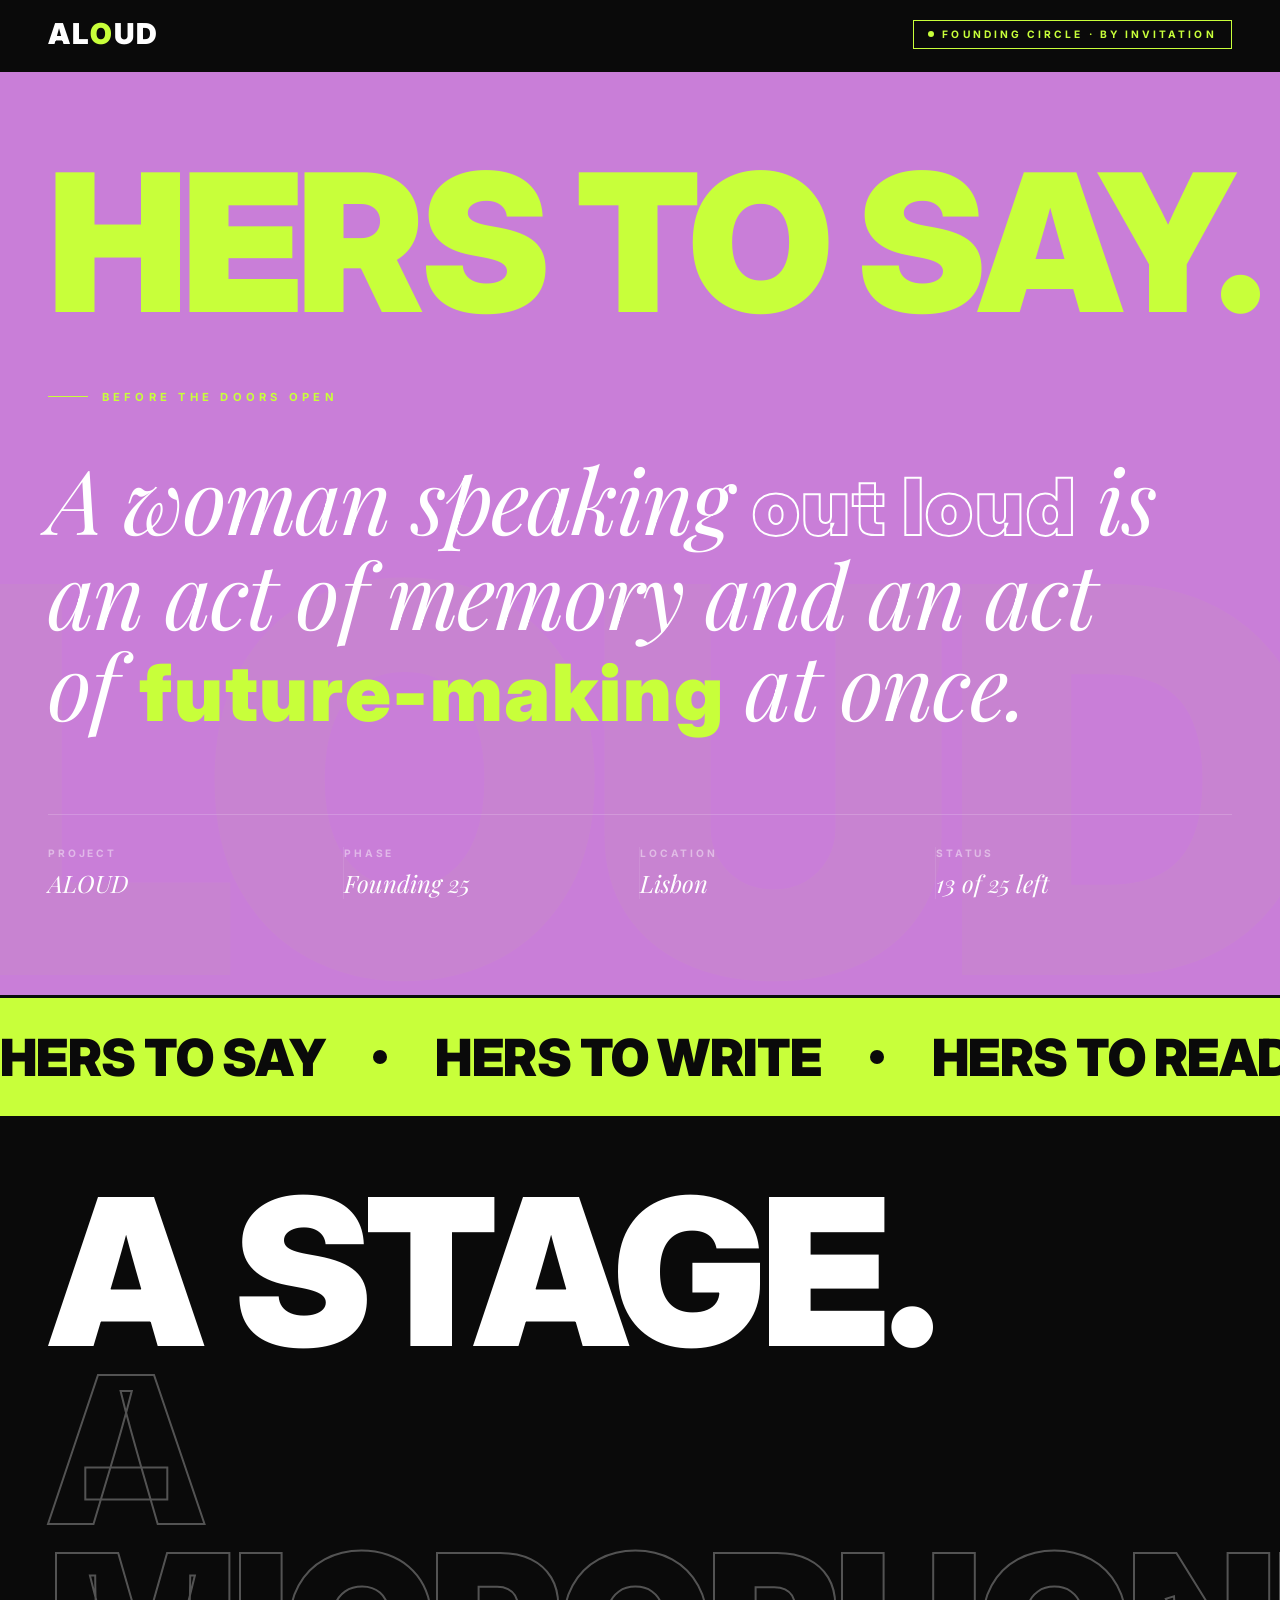
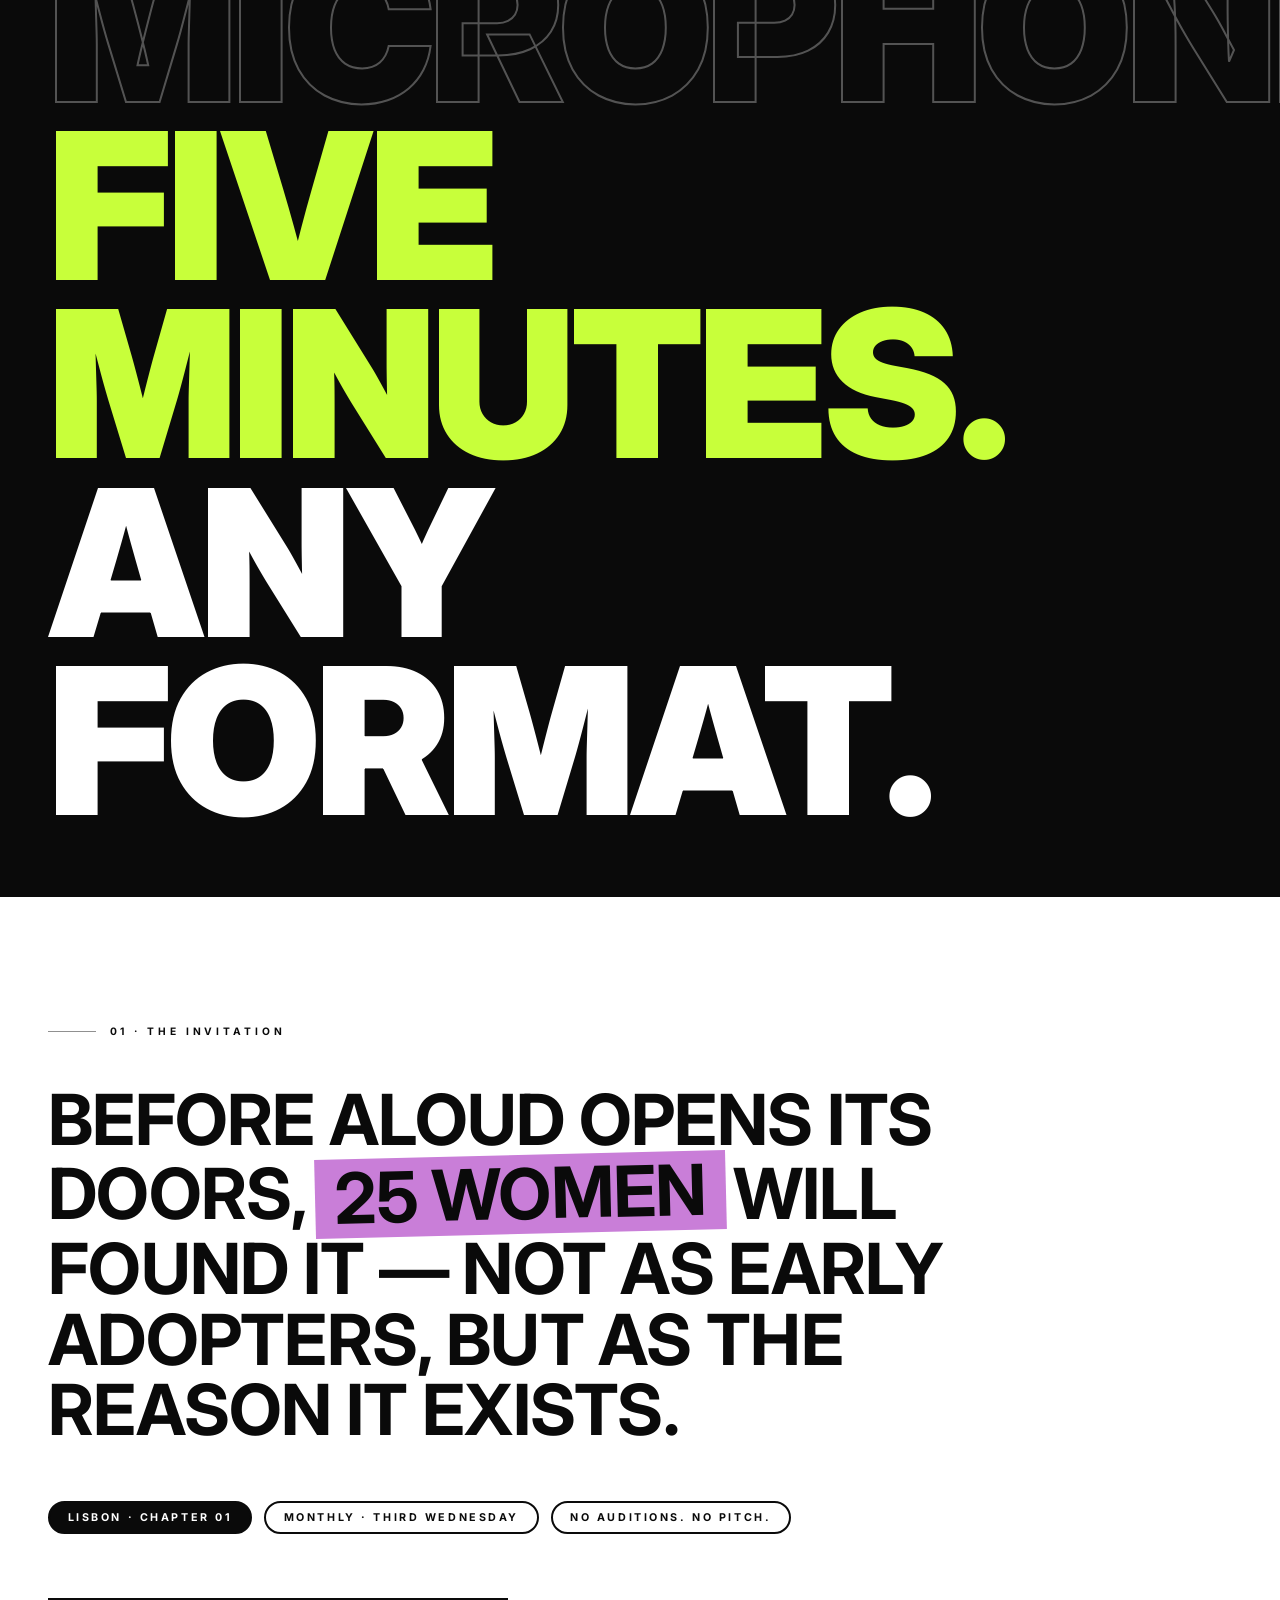
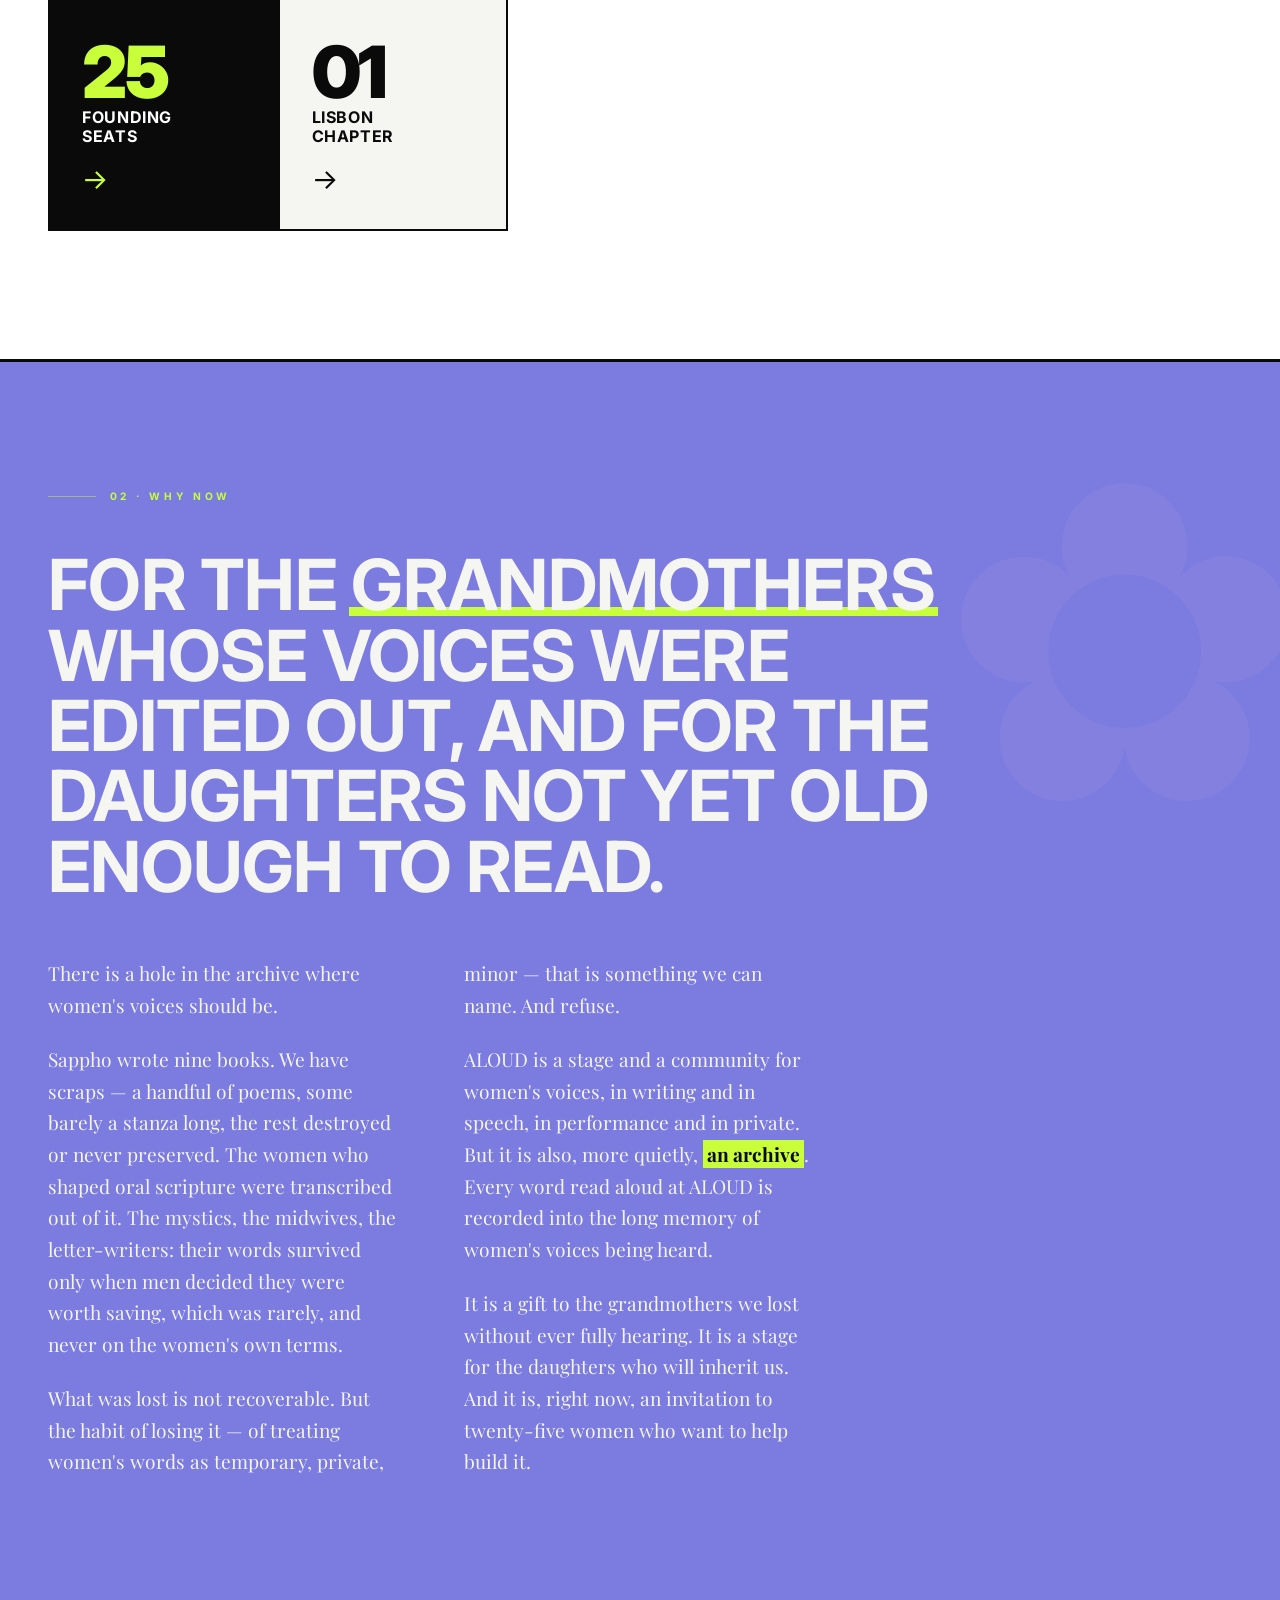
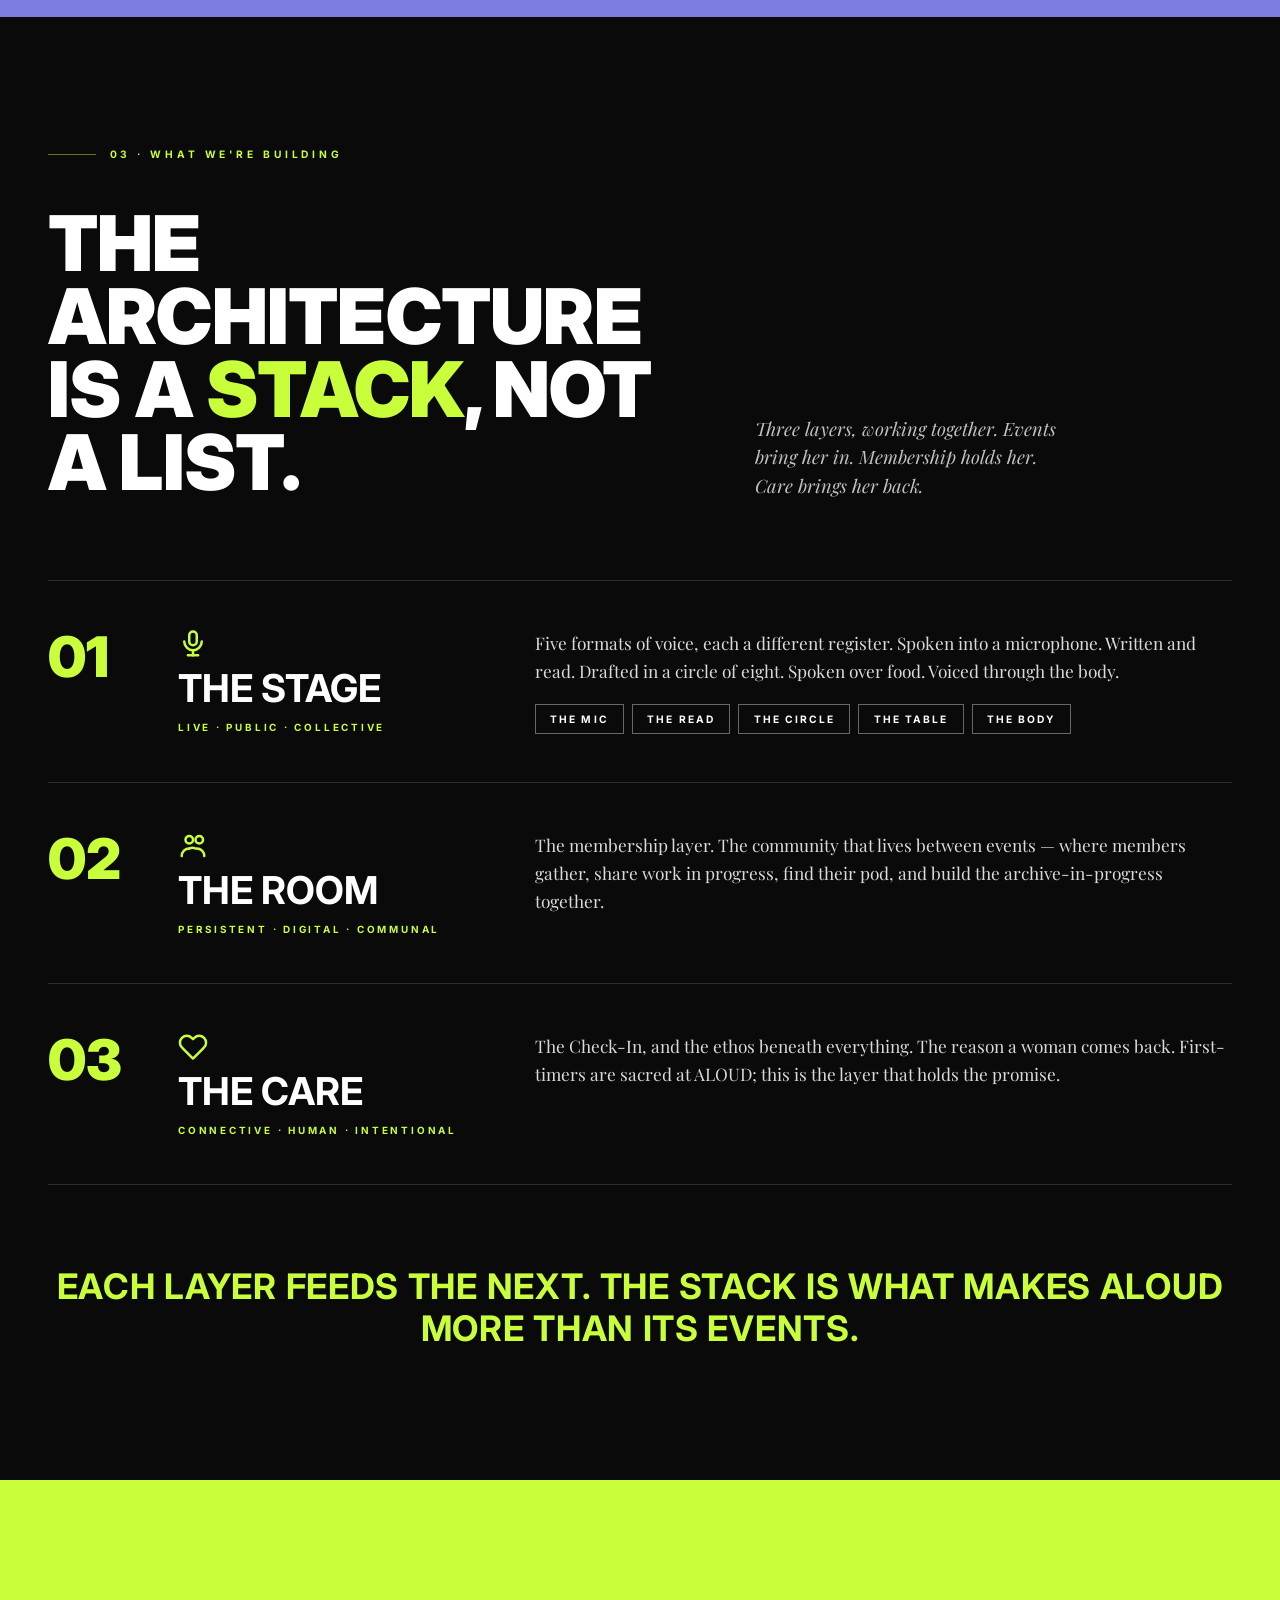
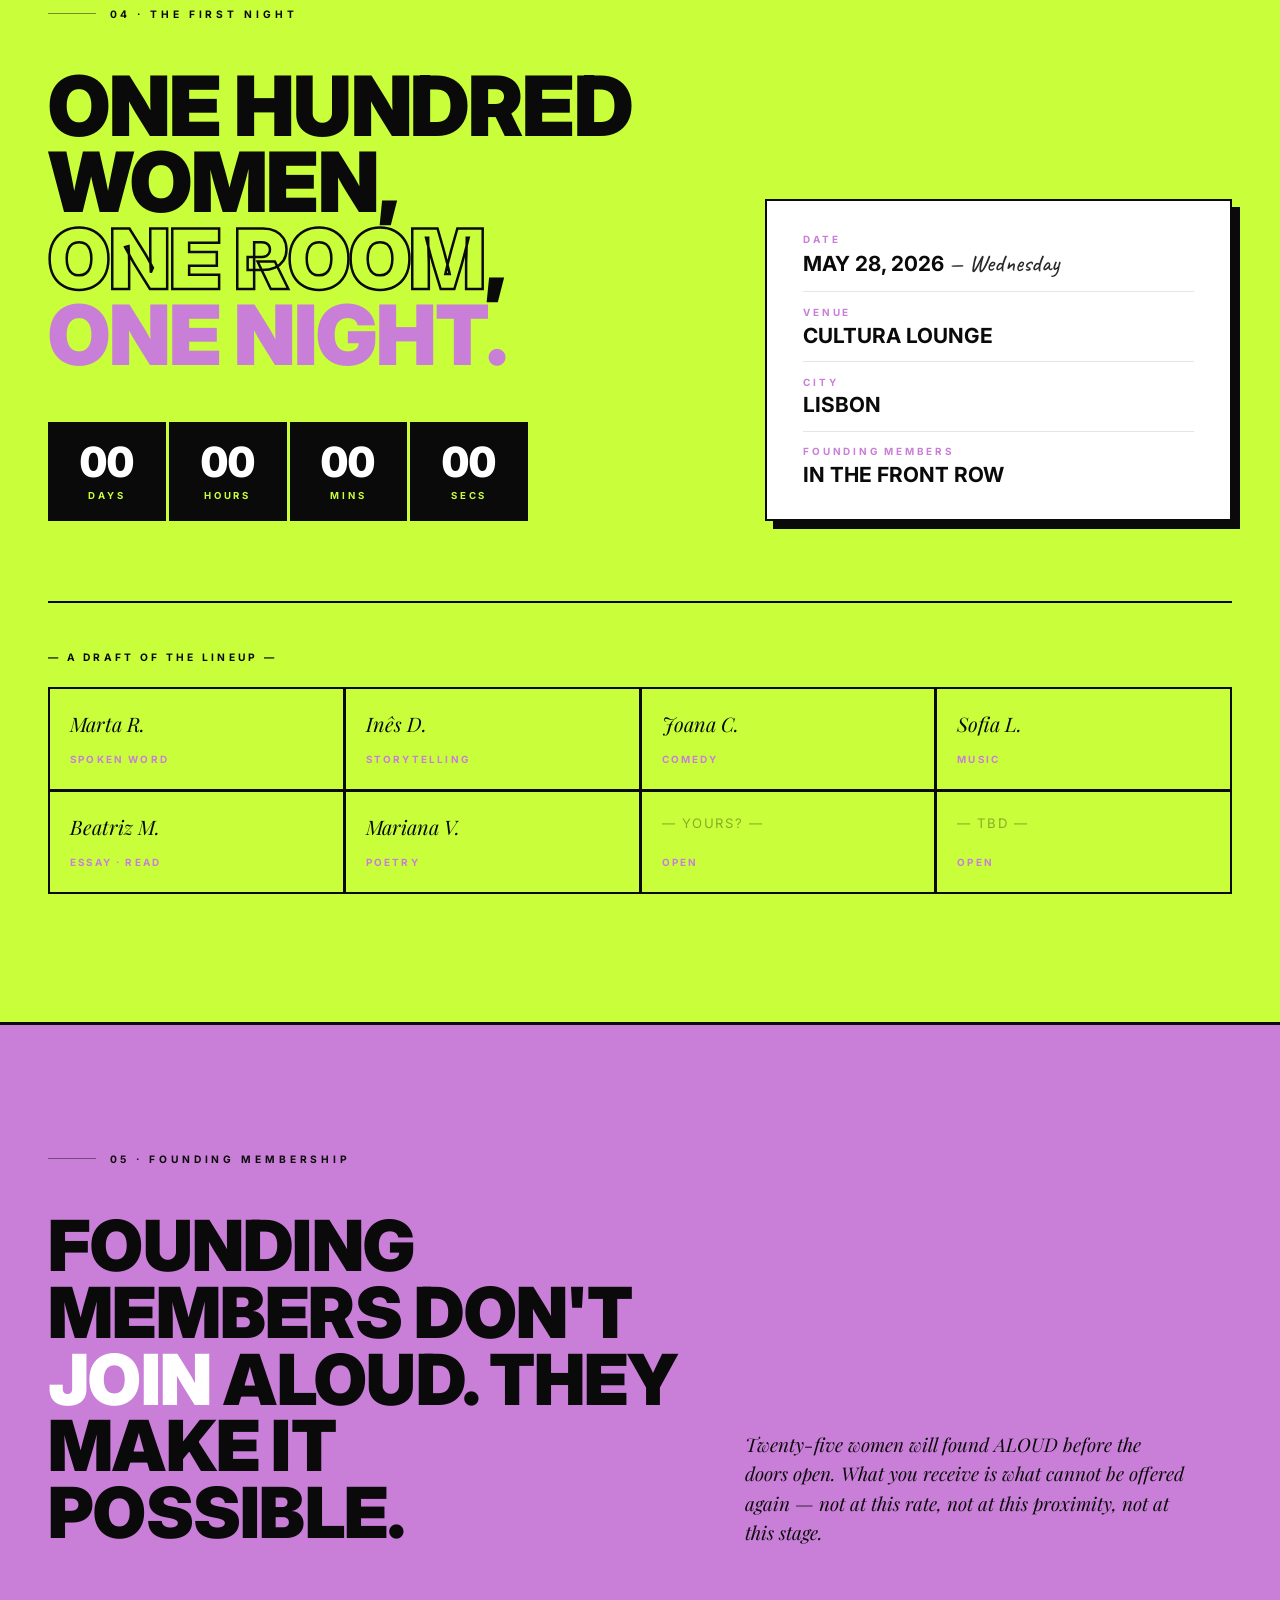
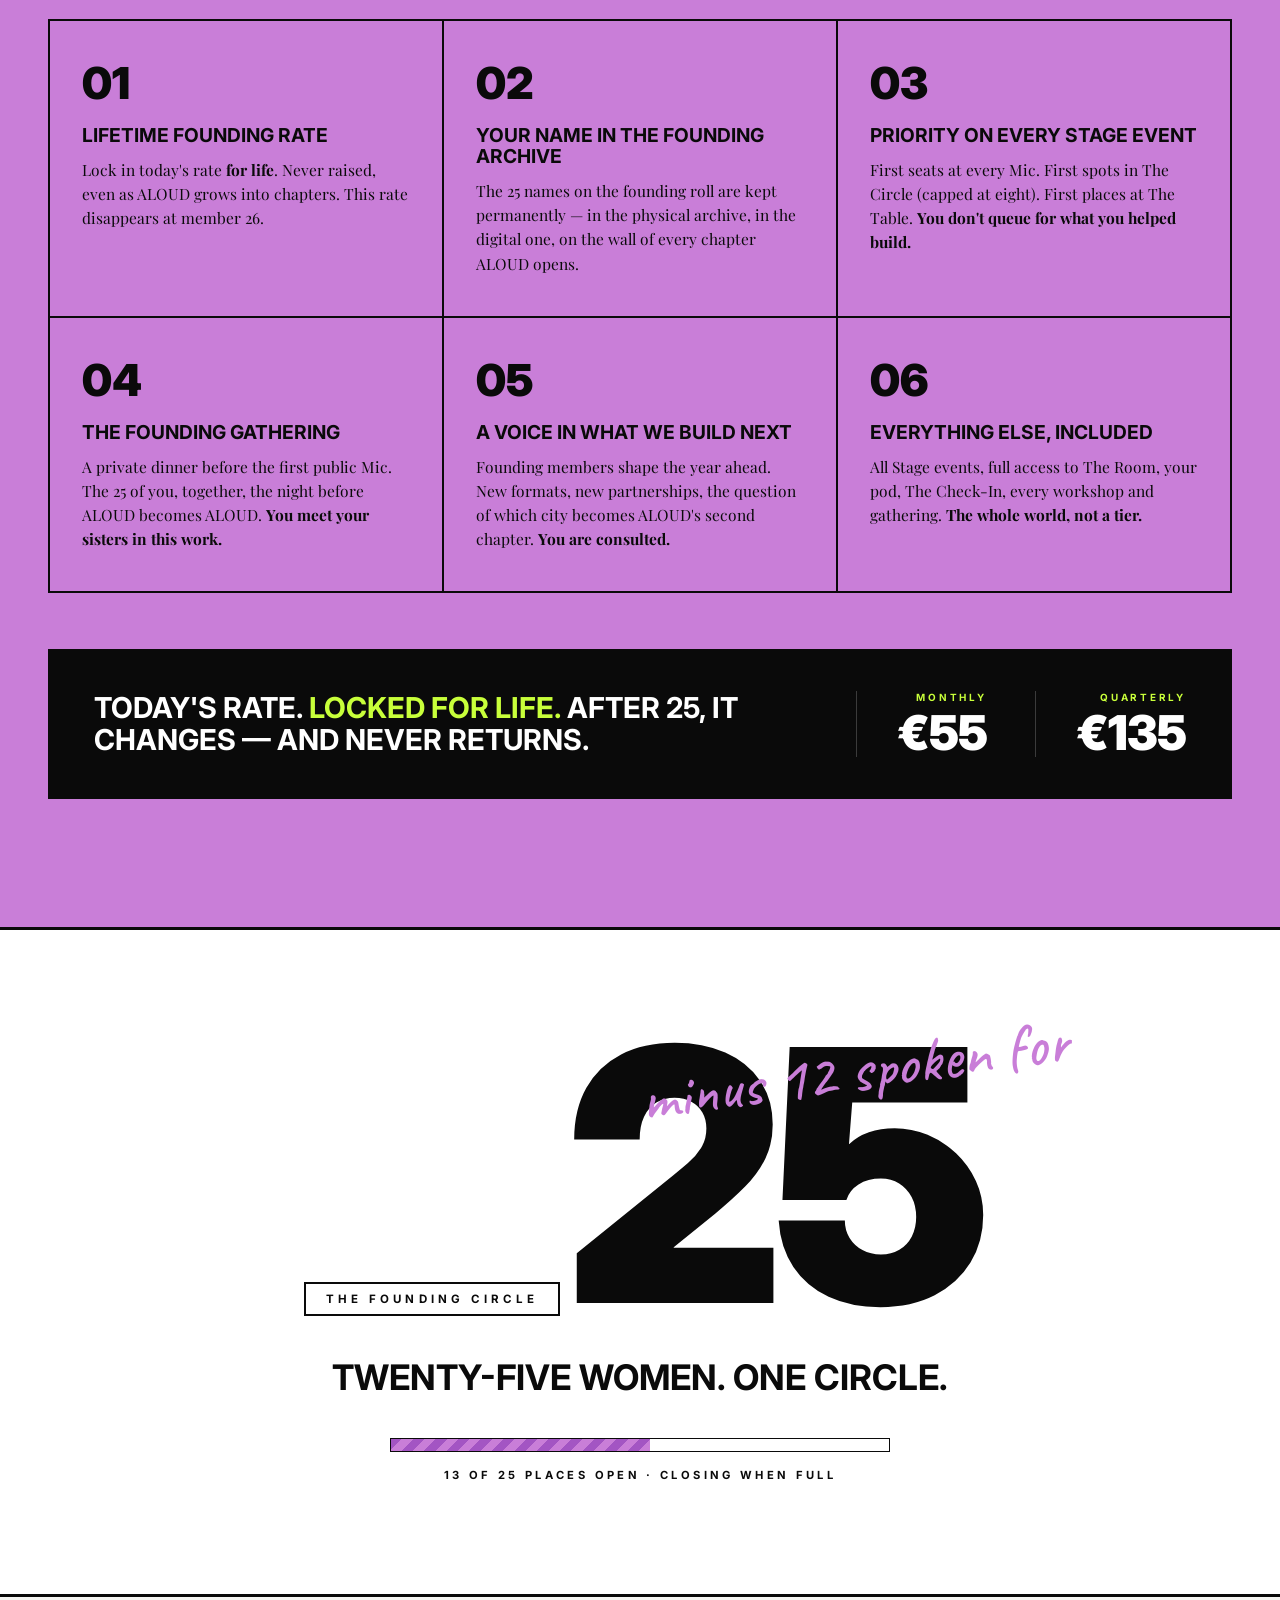
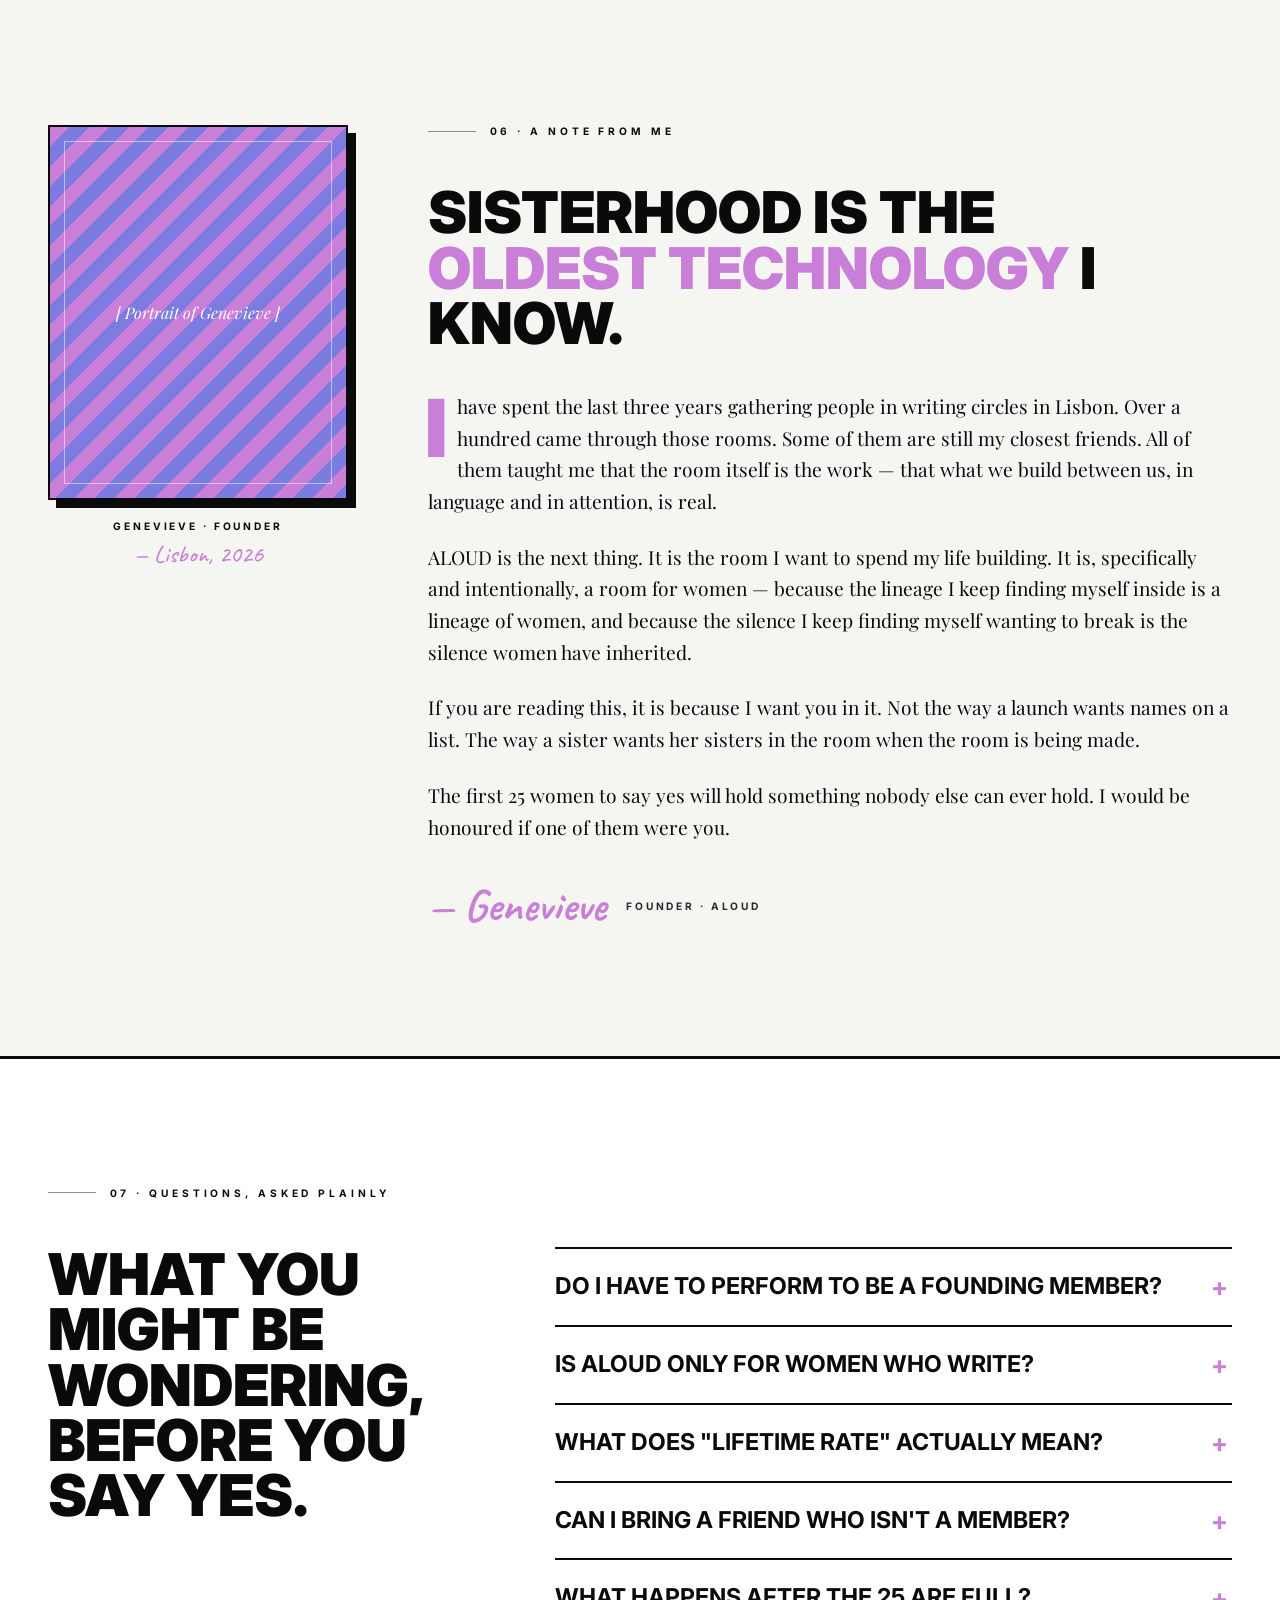
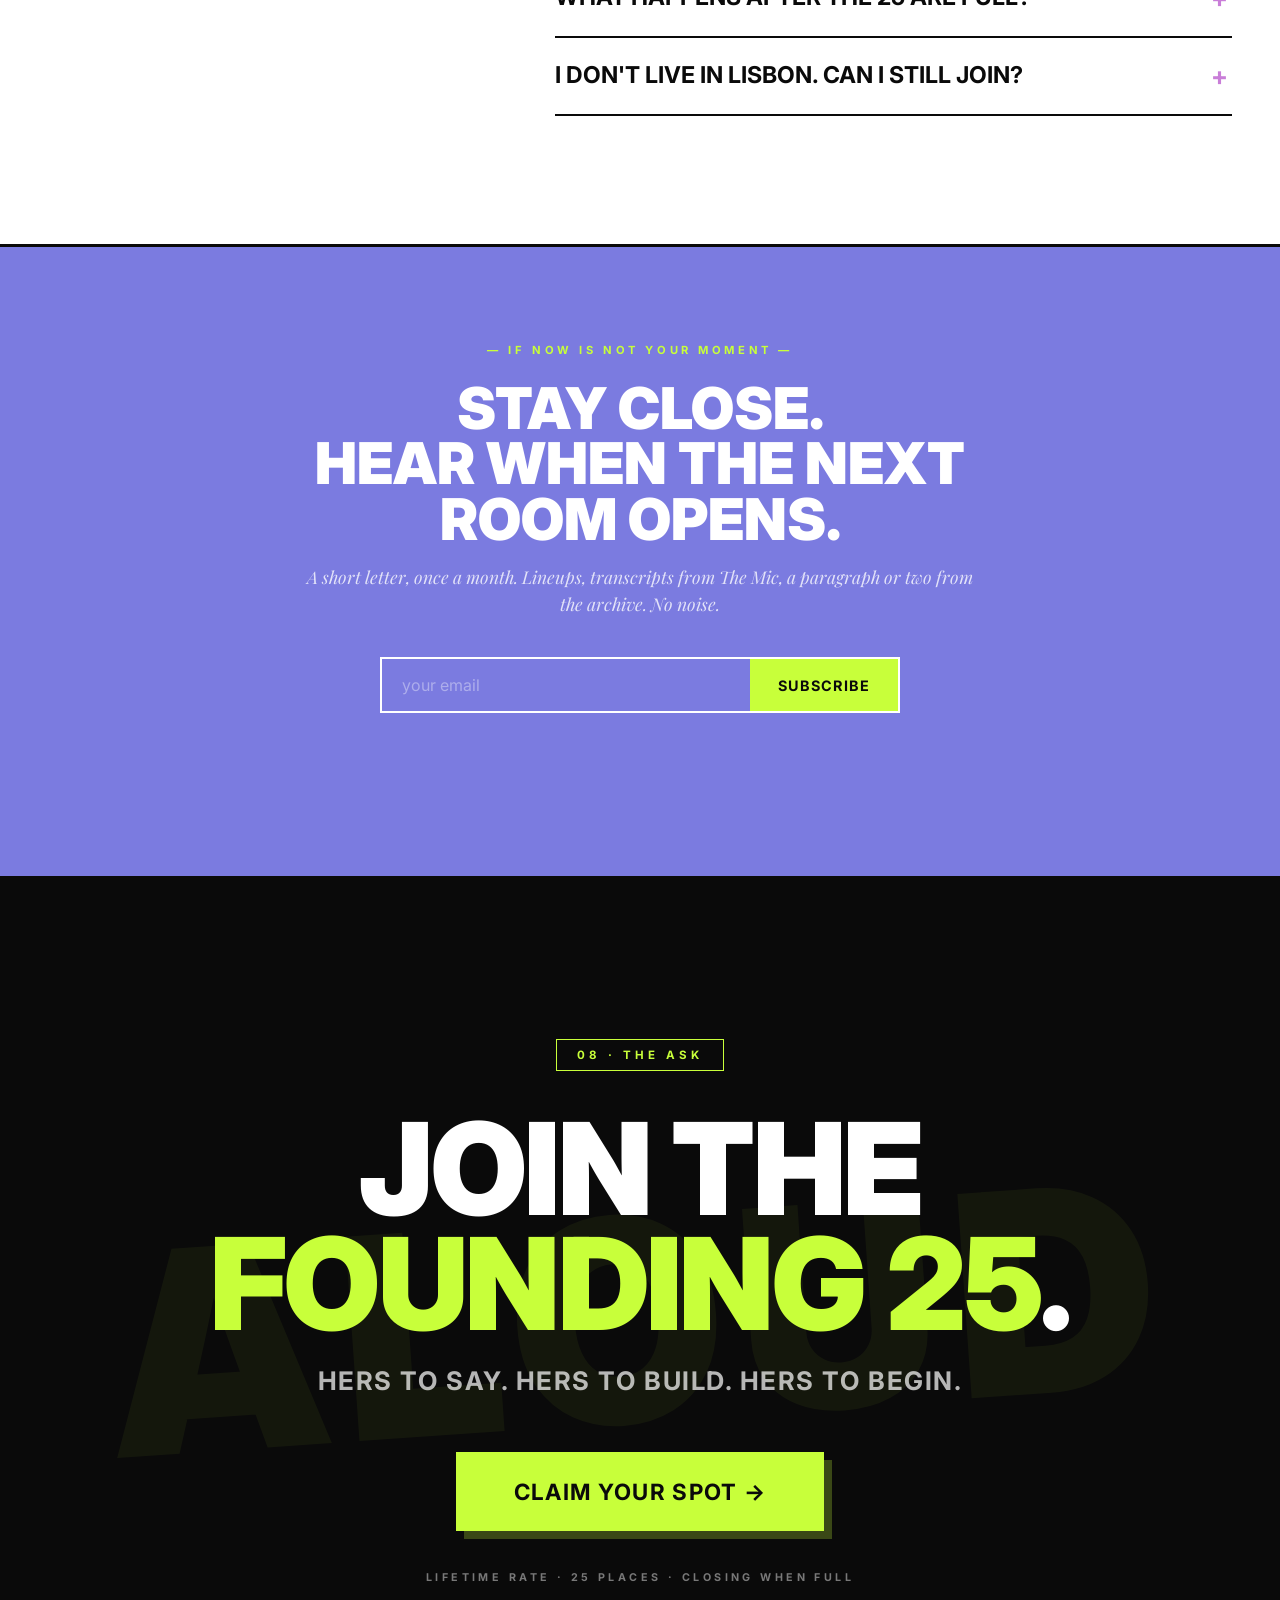
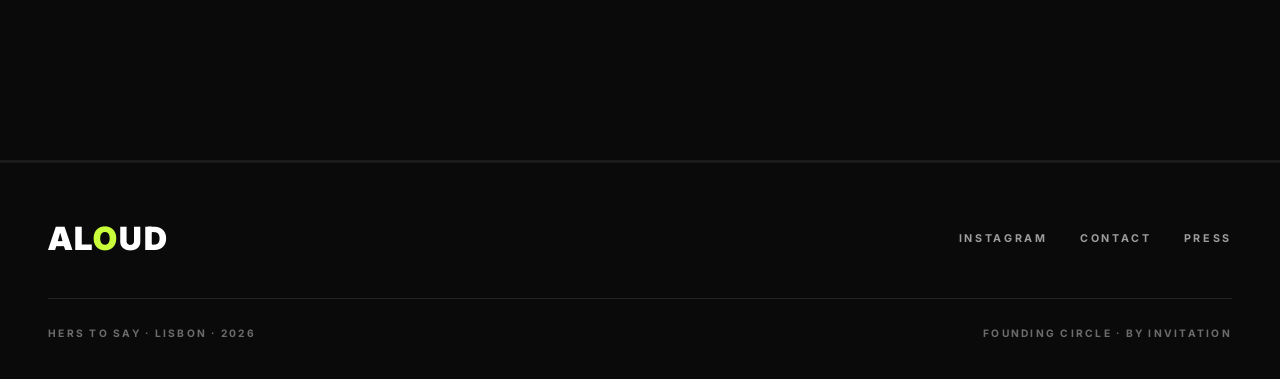
<file: index.html>
<!DOCTYPE html>
<html lang="en">
<head>
<meta charset="UTF-8">
<meta name="viewport" content="width=device-width, initial-scale=1.0">
<meta name="robots" content="noindex, nofollow">
<title>ALOUD — The Founding 25</title>
<link rel="preconnect" href="https://fonts.googleapis.com">
<link rel="preconnect" href="https://fonts.gstatic.com" crossorigin>
<link href="https://fonts.googleapis.com/css2?family=Cinzel:wght@400;700;900&family=Playfair+Display:ital,wght@0,400;0,700;1,400;1,700&family=Inter:wght@400;500;600;700&family=Caveat:wght@400;500;700&display=swap" rel="stylesheet">
<style>
@font-face {
  font-family: 'Glassure';
  src: url('fonts/Glassure.otf') format('opentype');
  font-weight: 100 900;
  font-style: normal;
  font-display: swap;
}

:root {
  --lime: #C8FF3A;
  --red: #E8281A;
  --pink: #F4C4D4;
  --lilac: #C97ED8;
  --periwinkle: #7B7BE0;
  --black: #0A0A0A;
  --white: #FFFFFF;
  --off-white: #F5F5F2;
  --ink-soft: #2A2A2A;

  --display: 'Inter', -apple-system, BlinkMacSystemFont, sans-serif;
  --serif: 'Playfair Display', Georgia, serif;
  --sans: 'Inter', -apple-system, BlinkMacSystemFont, sans-serif;
  --hand: 'Caveat', cursive;

  --ease: cubic-bezier(0.7, 0, 0.2, 1);
}

*, *::before, *::after { margin: 0; padding: 0; box-sizing: border-box; }
html { scroll-behavior: smooth; }
body {
  font-family: var(--sans);
  background: var(--white);
  color: var(--black);
  overflow-x: hidden;
  -webkit-font-smoothing: antialiased;
}
::selection { background: var(--lilac); color: var(--white); }
a { color: inherit; text-decoration: none; }

/* ─── NAV ─── */
.nav {
  position: fixed;
  top: 0; left: 0; right: 0;
  z-index: 999;
  background: var(--black);
  border-bottom: 3px solid var(--black);
  display: flex;
  align-items: center;
  justify-content: space-between;
  padding: 1.25rem 3rem;
  transition: padding 250ms var(--ease);
}
.nav.compact { padding: 0.7rem 3rem; }
.nav-word {
  font-family: var(--display);
  font-weight: 900;
  font-size: 1.8rem;
  letter-spacing: 0.06em;
  color: var(--white);
  line-height: 1;
  display: inline-flex;
  align-items: baseline;
}
.nav-word .o {
  color: var(--lime);
  display: inline-block;
  animation: spin-o 20s linear infinite;
  transform-origin: 50% 55%;
}
@keyframes spin-o {
  from { transform: rotate(0deg); }
  to { transform: rotate(360deg); }
}
.nav-badge {
  font-size: 0.64rem;
  font-weight: 700;
  letter-spacing: 0.3em;
  text-transform: uppercase;
  color: var(--lime);
  border: 1.5px solid var(--lime);
  padding: 0.45rem 0.9rem;
  display: flex;
  align-items: center;
  gap: 0.5rem;
}
.nav-badge::before {
  content: '';
  width: 6px; height: 6px;
  border-radius: 50%;
  background: var(--lime);
  animation: blink 2.4s ease-in-out infinite;
}
@keyframes blink {
  0%, 100% { opacity: 1; transform: scale(1); }
  50% { opacity: 0.3; transform: scale(0.65); }
}

/* ─── HERO ─── */
.hero {
  background: var(--lilac);
  color: var(--white);
  padding: 10rem 3rem 6rem;
  min-height: 100vh;
  display: flex;
  flex-direction: column;
  justify-content: center;
  border-bottom: 3px solid var(--black);
  position: relative;
  overflow: hidden;
}
.hero-ghost {
  position: absolute;
  bottom: -0.1em;
  right: -0.04em;
  font-family: var(--display);
  font-weight: 900;
  font-size: clamp(18rem, 42vw, 56rem);
  color: var(--lime);
  opacity: 0.04;
  line-height: 1;
  pointer-events: none;
  user-select: none;
  letter-spacing: -0.04em;
}
.hero-inner {
  max-width: 1320px;
  margin: 0 auto;
  width: 100%;
  position: relative;
  z-index: 2;
}
.hero-eyebrow {
  font-size: 0.7rem;
  font-weight: 700;
  letter-spacing: 0.38em;
  text-transform: uppercase;
  color: var(--lime);
  margin-bottom: 3rem;
  display: inline-flex;
  align-items: center;
  gap: 0.85rem;
}
.hero-eyebrow::before {
  content: '';
  display: inline-block;
  width: 40px; height: 1px;
  background: var(--lime);
}
.hero-quote {
  font-family: 'Playfair Display', serif;
  font-style: italic;
  font-weight: 400;
  font-size: clamp(2.8rem, 7vw, 6.5rem);
  line-height: 1.02;
  letter-spacing: -0.02em;
  color: var(--white);
  max-width: 22ch;
  margin-bottom: 5rem;
}
.hero-quote .stroke {
  font-style: normal;
  font-family: var(--display);
  font-weight: 900;
  color: transparent;
  -webkit-text-stroke: 2px var(--white);
  letter-spacing: 0.02em;
  font-size: 0.88em;
}
.hero-quote .accent {
  font-style: normal;
  font-family: var(--display);
  font-weight: 900;
  color: var(--lime);
  letter-spacing: 0.02em;
  font-size: 0.88em;
}
.hero-meta {
  display: grid;
  grid-template-columns: repeat(4, 1fr);
  border-top: 1px solid rgba(255,255,255,0.18);
  padding-top: 2rem;
}
.hero-meta-item {
  font-size: 0.64rem;
  font-weight: 700;
  letter-spacing: 0.28em;
  text-transform: uppercase;
  color: rgba(255,255,255,0.45);
  border-right: 1px solid rgba(255,255,255,0.1);
  padding-right: 2rem;
}
.hero-meta-item:last-child { border-right: none; }
.hero-meta-item strong {
  display: block;
  font-family: 'Playfair Display', serif;
  font-style: italic;
  font-weight: 400;
  font-size: 1.5rem;
  letter-spacing: 0;
  text-transform: none;
  margin-top: 0.5rem;
  color: var(--white);
}

/* ─── MARQUEE ─── */
.marquee {
  background: var(--lime);
  border-bottom: 3px solid var(--black);
  padding: 1.75rem 0;
  overflow: hidden;
  cursor: default;
}
.marquee-track {
  display: flex;
  width: max-content;
  animation: marquee 55s linear infinite;
  font-family: var(--display);
  font-weight: 900;
  font-size: clamp(2rem, 4vw, 3.2rem);
  letter-spacing: -0.01em;
  text-transform: uppercase;
  color: var(--black);
  white-space: nowrap;
}
.marquee-track:hover { animation-play-state: paused; }
.marquee-group {
  display: inline-flex;
  align-items: center;
  gap: 3rem;
  padding-right: 3rem;
  flex-shrink: 0;
}
.m-dot {
  width: 14px; height: 14px;
  border-radius: 50%;
  background: var(--black);
  display: inline-block;
  flex-shrink: 0;
}
@keyframes marquee {
  from { transform: translateX(0); }
  to { transform: translateX(-50%); }
}

/* ─── SECTION LABEL ─── */
.section-label {
  font-size: 0.64rem;
  font-weight: 700;
  letter-spacing: 0.38em;
  text-transform: uppercase;
  margin-bottom: 3rem;
  display: flex;
  align-items: center;
  gap: 0.85rem;
}
.section-label .rule {
  display: inline-block;
  width: 48px; height: 1px;
  background: currentColor;
  opacity: 0.45;
  flex-shrink: 0;
}

/* ─── INVITATION ─── */
.invitation {
  background: var(--white);
  border-bottom: 3px solid var(--black);
  padding: 8rem 3rem;
}
.invitation-inner { max-width: 1320px; margin: 0 auto; }
.invitation-text {
  font-family: var(--display);
  font-weight: 700;
  font-size: clamp(2.2rem, 5.5vw, 5rem);
  line-height: 1.0;
  letter-spacing: -0.01em;
  text-transform: uppercase;
  color: var(--black);
  max-width: 22ch;
  margin-bottom: 3.5rem;
}
.invitation-text .hl {
  background: var(--lilac);
  color: var(--black);
  padding: 0.06em 0.28em;
  display: inline-block;
  transform: rotate(-1.4deg);
  margin: 0 0.1em;
}
.tag-row {
  display: flex;
  gap: 0.75rem;
  flex-wrap: wrap;
}
.tag {
  font-size: 0.67rem;
  font-weight: 700;
  letter-spacing: 0.24em;
  text-transform: uppercase;
  padding: 0.5rem 1.1rem;
  border: 2px solid var(--black);
  border-radius: 999px;
}
.tag.filled { background: var(--black); color: var(--white); }

/* ─── WHY NOW ─── */
.why {
  background: var(--periwinkle);
  color: var(--off-white);
  border-bottom: 3px solid var(--black);
  padding: 8rem 3rem;
  position: relative;
  overflow: hidden;
}
.why::after {
  content: '✿';
  position: absolute;
  right: -2rem; top: 4rem;
  font-size: 28rem;
  color: var(--pink);
  opacity: 0.07;
  pointer-events: none;
  font-family: serif;
  line-height: 1;
}
.why-inner {
  max-width: 1320px;
  margin: 0 auto;
  position: relative;
  z-index: 2;
}
.why .section-label { color: var(--lime); }
.why-heading {
  font-family: var(--display);
  font-weight: 700;
  font-size: clamp(2.2rem, 5.5vw, 5rem);
  line-height: 1.0;
  letter-spacing: -0.01em;
  text-transform: uppercase;
  max-width: 20ch;
  margin-bottom: 3.5rem;
}
.why-heading .ul {
  position: relative;
  display: inline-block;
}
.why-heading .ul::after {
  content: '';
  position: absolute;
  bottom: 0.06em; left: -0.04em; right: -0.04em;
  height: 0.14em;
  background: var(--lime);
  z-index: -1;
}
.why-body {
  font-family: 'Playfair Display', serif;
  font-size: 1.2rem;
  line-height: 1.65;
  color: var(--off-white);
  max-width: 64ch;
  columns: 2;
  gap: 4rem;
}
.why-body p { margin-bottom: 1.4rem; break-inside: avoid; }
.why-body strong {
  background: var(--lime);
  color: var(--black);
  padding: 0.04em 0.2em;
}

/* ─── STACK ─── */
.stack {
  background: var(--black);
  color: var(--white);
  border-bottom: 3px solid var(--black);
  padding: 8rem 3rem;
}
.stack-inner { max-width: 1320px; margin: 0 auto; }
.stack .section-label { color: var(--lime); }
.stack-header {
  display: grid;
  grid-template-columns: 1.35fr 1fr;
  gap: 4rem;
  align-items: end;
  margin-bottom: 5rem;
}
.stack-heading {
  font-family: var(--display);
  font-weight: 900;
  font-size: clamp(2.5rem, 6vw, 5.5rem);
  line-height: 0.95;
  letter-spacing: -0.01em;
  text-transform: uppercase;
}
.stack-heading .accent { color: var(--lime); }
.stack-sub {
  font-family: 'Playfair Display', serif;
  font-style: italic;
  font-size: 1.15rem;
  line-height: 1.55;
  opacity: 0.75;
  max-width: 32ch;
}
.layers { display: flex; flex-direction: column; }
.layer {
  display: grid;
  grid-template-columns: 90px 1fr 2.2fr;
  gap: 2.5rem;
  padding: 3rem 0;
  border-top: 1.5px solid rgba(255,255,255,0.14);
  align-items: start;
}
.layer:last-child { border-bottom: 1.5px solid rgba(255,255,255,0.14); }
.layer-num {
  font-family: var(--display);
  font-weight: 900;
  font-size: 3.5rem;
  line-height: 1;
  color: var(--lime);
}
.layer-icon {
  width: 30px;
  height: 30px;
  color: var(--lime);
  margin-bottom: 0.6rem;
  flex-shrink: 0;
}
.layer-icon svg {
  width: 100%;
  height: 100%;
}
.layer-name {
  font-family: var(--display);
  font-weight: 700;
  font-size: clamp(1.6rem, 3vw, 2.6rem);
  text-transform: uppercase;
  line-height: 1;
  color: var(--white);
}
.layer-tag {
  font-size: 0.62rem;
  font-weight: 700;
  letter-spacing: 0.28em;
  text-transform: uppercase;
  color: var(--lime);
  margin-top: 0.85rem;
}
.layer-text {
  font-family: 'Playfair Display', serif;
  font-size: 1.08rem;
  line-height: 1.6;
  opacity: 0.85;
  margin-bottom: 1.25rem;
}
.programs {
  display: flex;
  flex-wrap: wrap;
  gap: 0.5rem;
  margin-top: 0.25rem;
}
.program {
  font-size: 0.64rem;
  font-weight: 700;
  letter-spacing: 0.2em;
  text-transform: uppercase;
  padding: 0.5rem 0.9rem;
  border: 1.5px solid rgba(255,255,255,0.38);
  color: var(--white);
  transition: all 200ms;
  cursor: default;
}
.program:hover { background: var(--lime); border-color: var(--lime); color: var(--black); }
.stack-closer {
  margin-top: 5rem;
  text-align: center;
  font-family: var(--display);
  font-weight: 700;
  font-size: clamp(1.4rem, 2.8vw, 2.2rem);
  text-transform: uppercase;
  color: var(--lime);
  letter-spacing: 0.02em;
}

/* ─── FIRST NIGHT ─── */
.first-night {
  background: var(--lime);
  border-bottom: 3px solid var(--black);
  padding: 8rem 3rem;
}
.first-night-inner { max-width: 1320px; margin: 0 auto; }
.first-night .section-label { color: var(--black); }
.night-top {
  display: grid;
  grid-template-columns: 1.4fr 1fr;
  gap: 4rem;
  align-items: end;
  margin-bottom: 5rem;
}
.night-heading {
  font-family: var(--display);
  font-weight: 900;
  font-size: clamp(2.5rem, 6.5vw, 6rem);
  line-height: 0.92;
  letter-spacing: -0.015em;
  text-transform: uppercase;
  color: var(--black);
  margin-bottom: 3rem;
}
.night-heading .stroke {
  -webkit-text-stroke: 2.5px var(--black);
  color: transparent;
}
.night-heading .fuchsia { color: var(--lilac); }
.event-card {
  background: var(--white);
  border: 2.5px solid var(--black);
  box-shadow: 8px 8px 0 var(--black);
  padding: 2rem 2.25rem;
}
.event-row {
  padding: 0.85rem 0;
  border-bottom: 1px solid rgba(0,0,0,0.1);
}
.event-row:first-child { padding-top: 0; }
.event-row:last-child { border-bottom: none; padding-bottom: 0; }
.event-label {
  font-size: 0.62rem;
  font-weight: 700;
  letter-spacing: 0.28em;
  text-transform: uppercase;
  color: var(--lilac);
  margin-bottom: 0.35rem;
}
.event-val {
  font-family: var(--display);
  font-weight: 700;
  font-size: 1.3rem;
  color: var(--black);
  text-transform: uppercase;
  line-height: 1.15;
}
.event-val .hand {
  font-family: 'Caveat', cursive;
  font-weight: 500;
  font-size: 1.5rem;
  text-transform: none;
  color: var(--ink-soft);
}
.countdown {
  display: grid;
  grid-template-columns: repeat(4, 1fr);
  gap: 3px;
  max-width: 480px;
}
.cd-cell {
  background: var(--black);
  color: var(--white);
  text-align: center;
  padding: 1.25rem 0.5rem;
}
.cd-num {
  font-family: var(--display);
  font-weight: 900;
  font-size: 2.6rem;
  line-height: 1;
  font-variant-numeric: tabular-nums;
}
.cd-label {
  font-size: 0.6rem;
  font-weight: 700;
  letter-spacing: 0.28em;
  text-transform: uppercase;
  color: var(--lime);
  margin-top: 0.4rem;
}
.lineup {
  border-top: 2px solid var(--black);
  padding-top: 3rem;
}
.lineup-label {
  font-size: 0.64rem;
  font-weight: 700;
  letter-spacing: 0.32em;
  text-transform: uppercase;
  color: var(--black);
  margin-bottom: 1.5rem;
}
.lineup-grid {
  display: grid;
  grid-template-columns: repeat(4, 1fr);
  gap: 3px;
  background: var(--black);
  border: 2px solid var(--black);
}
.lineup-cell {
  background: var(--lime);
  padding: 1.5rem 1.25rem;
  min-height: 100px;
  display: flex;
  flex-direction: column;
  gap: 0.3rem;
  transition: background 200ms;
}
.lineup-cell:hover { background: var(--white); }
.lineup-name {
  font-family: 'Playfair Display', serif;
  font-style: italic;
  font-size: 1.25rem;
  color: var(--black);
  line-height: 1.1;
}
.lineup-form {
  font-size: 0.62rem;
  font-weight: 700;
  letter-spacing: 0.22em;
  text-transform: uppercase;
  color: var(--lilac);
  margin-top: auto;
}
.lineup-cell.tbd .lineup-name {
  color: rgba(0,0,0,0.32);
  font-style: normal;
  font-family: var(--sans);
  font-size: 0.82rem;
  letter-spacing: 0.12em;
  text-transform: uppercase;
}

/* ─── FOUNDING MEMBERSHIP ─── */
.founding {
  background: var(--lilac);
  border-bottom: 3px solid var(--black);
  padding: 8rem 3rem;
}
.founding-inner { max-width: 1320px; margin: 0 auto; }
.founding .section-label { color: var(--black); }
.founding-header {
  display: grid;
  grid-template-columns: 1.3fr 1fr;
  gap: 4rem;
  align-items: end;
  margin-bottom: 4.5rem;
}
.founding-heading {
  font-family: var(--display);
  font-weight: 900;
  font-size: clamp(2.3rem, 5.5vw, 5rem);
  line-height: 0.95;
  letter-spacing: -0.01em;
  text-transform: uppercase;
  color: var(--black);
}
.founding-heading .cream { color: var(--white); }
.founding-lead {
  font-family: 'Playfair Display', serif;
  font-style: italic;
  font-size: 1.18rem;
  line-height: 1.55;
  color: var(--black);
  max-width: 40ch;
}
.benefits-grid {
  display: grid;
  grid-template-columns: repeat(3, 1fr);
  border-top: 2.5px solid var(--black);
  border-left: 2.5px solid var(--black);
}
.benefit {
  padding: 2.5rem 2rem;
  border-right: 2.5px solid var(--black);
  border-bottom: 2.5px solid var(--black);
  background: var(--lilac);
  transition: background 260ms;
}
.benefit:hover { background: var(--white); }
.b-num {
  font-family: var(--display);
  font-weight: 900;
  font-size: 2.75rem;
  color: var(--black);
  line-height: 1;
  margin-bottom: 1.25rem;
}
.b-title {
  font-family: var(--display);
  font-weight: 700;
  font-size: 1.2rem;
  text-transform: uppercase;
  color: var(--black);
  margin-bottom: 0.75rem;
  line-height: 1.1;
}
.b-desc {
  font-family: 'Playfair Display', serif;
  font-size: 0.97rem;
  line-height: 1.55;
  color: var(--black);
}
.b-desc strong { font-weight: 700; }
.pricing-bar {
  margin-top: 3.5rem;
  background: var(--black);
  color: var(--white);
  padding: 2.5rem 2.75rem;
  display: grid;
  grid-template-columns: 1fr auto auto;
  gap: 3rem;
  align-items: center;
  border: 2.5px solid var(--black);
}
.pricing-text {
  font-family: var(--display);
  font-weight: 700;
  font-size: clamp(1.2rem, 2.4vw, 1.8rem);
  text-transform: uppercase;
  line-height: 1.1;
}
.pricing-text .accent { color: var(--lime); }
.price-block {
  text-align: right;
  border-left: 1.5px solid rgba(255,255,255,0.2);
  padding-left: 2.5rem;
}
.p-label {
  font-size: 0.62rem;
  font-weight: 700;
  letter-spacing: 0.28em;
  text-transform: uppercase;
  color: var(--lime);
  margin-bottom: 0.4rem;
}
.p-val {
  font-family: var(--display);
  font-weight: 900;
  font-size: 3rem;
  letter-spacing: -0.02em;
  line-height: 1;
}

/* ─── THE NUMBER ─── */
.the-number {
  background: var(--white);
  border-bottom: 3px solid var(--black);
  padding: 6rem 3rem 7rem;
  text-align: center;
  overflow: hidden;
  position: relative;
}
.num-eyebrow {
  font-size: 0.72rem;
  font-weight: 700;
  letter-spacing: 0.35em;
  text-transform: uppercase;
  color: var(--black);
  border: 2px solid var(--black);
  display: inline-block;
  padding: 0.5rem 1.25rem;
  margin-bottom: 1.5rem;
}
.num-display {
  font-family: var(--display);
  font-weight: 900;
  font-size: clamp(10rem, 28vw, 22rem);
  line-height: 0.85;
  letter-spacing: -0.04em;
  color: var(--black);
  display: inline-block;
  position: relative;
}
.num-minus {
  font-family: 'Caveat', cursive;
  font-weight: 500;
  font-size: 0.18em;
  color: var(--lilac);
  position: absolute;
  top: 0.2em;
  right: -1.5em;
  transform: rotate(-8deg);
  white-space: nowrap;
  letter-spacing: 0;
  text-transform: none;
  line-height: 1;
}
.num-caption {
  font-family: var(--display);
  font-weight: 700;
  font-size: clamp(1.4rem, 2.8vw, 2.2rem);
  text-transform: uppercase;
  color: var(--black);
  margin-top: 1rem;
}
.num-progress {
  margin: 2.5rem auto 0;
  max-width: 500px;
  height: 14px;
  border: 1.5px solid var(--black);
  position: relative;
  overflow: hidden;
}
.num-progress-fill {
  height: 100%;
  width: 52%;
  background-image: repeating-linear-gradient(
    -45deg,
    var(--lilac) 0, var(--lilac) 8px,
    #a355c3 8px, #a355c3 16px
  );
}
.num-progress-label {
  margin-top: 1rem;
  font-size: 0.7rem;
  font-weight: 700;
  letter-spacing: 0.3em;
  text-transform: uppercase;
  color: var(--black);
}

/* ─── NOTE ─── */
.note {
  background: var(--off-white);
  border-bottom: 3px solid var(--black);
  padding: 8rem 3rem;
}
.note-inner {
  max-width: 1320px;
  margin: 0 auto;
  display: grid;
  grid-template-columns: 300px 1fr;
  gap: 5rem;
  align-items: start;
}
.portrait-wrap { position: sticky; top: 7rem; }
.portrait {
  aspect-ratio: 4/5;
  background: repeating-linear-gradient(
    135deg,
    var(--lilac) 0 14px,
    var(--periwinkle) 14px 28px
  );
  border: 2px solid var(--black);
  box-shadow: 8px 8px 0 var(--black);
  display: flex;
  align-items: center;
  justify-content: center;
  font-family: 'Playfair Display', serif;
  font-style: italic;
  font-size: 1rem;
  color: var(--white);
  padding: 2rem;
  text-align: center;
  position: relative;
}
.portrait::before {
  content: '';
  position: absolute;
  inset: 14px;
  border: 1px solid rgba(255,255,255,0.5);
  pointer-events: none;
}
.portrait-caption {
  margin-top: 1.25rem;
  font-size: 0.64rem;
  font-weight: 700;
  letter-spacing: 0.28em;
  text-transform: uppercase;
  text-align: center;
}
.portrait-caption .hand {
  display: block;
  margin-top: 0.4rem;
  font-family: 'Caveat', cursive;
  font-size: 1.5rem;
  text-transform: none;
  letter-spacing: 0;
  color: var(--lilac);
  font-weight: 500;
}
.note .section-label { color: var(--black); }
.note-heading {
  font-family: var(--display);
  font-weight: 900;
  font-size: clamp(2rem, 4.5vw, 3.8rem);
  line-height: 0.96;
  text-transform: uppercase;
  color: var(--black);
  margin-bottom: 2.5rem;
}
.note-heading .pink { color: var(--lilac); }
.note-body {
  font-family: 'Playfair Display', serif;
  font-size: 1.2rem;
  line-height: 1.65;
  color: var(--black);
}
.note-body p { margin-bottom: 1.5rem; }
.note-body p:first-child::first-letter {
  font-family: var(--display);
  font-weight: 900;
  font-size: 5rem;
  line-height: 0.82;
  float: left;
  margin: 0.05em 0.12em 0 -0.04em;
  color: var(--lilac);
}
.sig {
  margin-top: 2.5rem;
  display: flex;
  align-items: center;
  gap: 1.25rem;
}
.sig-name {
  font-family: 'Caveat', cursive;
  font-weight: 700;
  font-size: 2.8rem;
  color: var(--lilac);
  line-height: 1;
}
.sig-role {
  font-size: 0.64rem;
  font-weight: 700;
  letter-spacing: 0.28em;
  text-transform: uppercase;
  color: var(--ink-soft);
}

/* ─── FAQ ─── */
.faq {
  background: var(--white);
  border-bottom: 3px solid var(--black);
  padding: 8rem 3rem;
}
.faq-inner { max-width: 1320px; margin: 0 auto; }
.faq-grid {
  display: grid;
  grid-template-columns: 1fr 1.65fr;
  gap: 6rem;
  align-items: start;
}
.faq-sticky-head {
  font-family: var(--display);
  font-weight: 900;
  font-size: clamp(2rem, 4.5vw, 3.6rem);
  text-transform: uppercase;
  color: var(--black);
  line-height: 0.96;
  position: sticky;
  top: 6.5rem;
}
.faq-list { display: flex; flex-direction: column; }
.faq-item {
  border-top: 2px solid var(--black);
  cursor: pointer;
}
.faq-item:last-child { border-bottom: 2px solid var(--black); }
.faq-q {
  display: flex;
  justify-content: space-between;
  align-items: center;
  gap: 2rem;
  padding: 1.5rem 0;
  font-family: var(--display);
  font-weight: 700;
  font-size: clamp(1rem, 1.9vw, 1.45rem);
  text-transform: uppercase;
  line-height: 1.2;
  color: var(--black);
  user-select: none;
}
.faq-toggle {
  font-family: var(--display);
  font-weight: 700;
  font-size: 1.6rem;
  color: var(--lilac);
  flex-shrink: 0;
  width: 1.5rem;
  text-align: center;
  transition: transform 200ms;
  line-height: 1;
}
.faq-item.open .faq-toggle { transform: rotate(45deg); }
.faq-a {
  max-height: 0;
  overflow: hidden;
  transition: max-height 400ms var(--ease), padding 400ms var(--ease);
  font-family: 'Playfair Display', serif;
  font-size: 1.08rem;
  line-height: 1.6;
  color: var(--ink-soft);
}
.faq-item.open .faq-a {
  max-height: 400px;
  padding-bottom: 1.5rem;
}

/* ─── NEWSLETTER ─── */
.newsletter {
  background: var(--periwinkle);
  color: var(--white);
  border-bottom: 3px solid var(--black);
  padding: 6rem 3rem 6.5rem;
  text-align: center;
}
.newsletter-inner { max-width: 680px; margin: 0 auto; }
.nl-eyebrow {
  font-size: 0.7rem;
  font-weight: 700;
  letter-spacing: 0.32em;
  text-transform: uppercase;
  color: var(--lime);
  margin-bottom: 1.5rem;
}
.nl-heading {
  font-family: var(--display);
  font-weight: 900;
  font-size: clamp(2rem, 4.5vw, 3.8rem);
  text-transform: uppercase;
  line-height: 0.96;
  margin-bottom: 1rem;
}
.nl-sub {
  font-family: 'Playfair Display', serif;
  font-style: italic;
  font-size: 1.1rem;
  line-height: 1.55;
  color: rgba(255,255,255,0.78);
  margin-bottom: 2.5rem;
}
.nl-form {
  display: flex;
  max-width: 520px;
  margin: 0 auto;
  border: 2px solid var(--white);
}
.nl-form input {
  flex: 1;
  background: transparent;
  border: none;
  color: var(--white);
  padding: 1rem 1.25rem;
  font-family: var(--sans);
  font-size: 1rem;
  outline: none;
}
.nl-form input::placeholder { color: rgba(255,255,255,0.38); }
.nl-form button {
  background: var(--lime);
  border: none;
  color: var(--black);
  font-family: var(--display);
  font-weight: 700;
  font-size: 0.9rem;
  letter-spacing: 0.08em;
  text-transform: uppercase;
  padding: 0 1.75rem;
  cursor: pointer;
  transition: background 200ms;
  white-space: nowrap;
}
.nl-form button:hover { background: var(--black); color: var(--white); }
.nl-msg {
  margin-top: 1.25rem;
  font-family: 'Caveat', cursive;
  font-size: 1.5rem;
  color: var(--lime);
  min-height: 1.6em;
}

/* ─── CTA ─── */
.cta-section {
  background: var(--black);
  color: var(--white);
  padding: 10rem 3rem 11rem;
  text-align: center;
  position: relative;
  overflow: hidden;
}
.cta-ghost {
  position: absolute;
  top: 50%; left: 50%;
  transform: translate(-50%, -50%) rotate(-4deg);
  font-family: var(--display);
  font-weight: 900;
  font-size: 22vw;
  color: var(--lime);
  opacity: 0.05;
  white-space: nowrap;
  letter-spacing: 0.06em;
  pointer-events: none;
  user-select: none;
  line-height: 1;
}
.cta-inner { position: relative; z-index: 2; }
.cta-eyebrow {
  font-size: 0.72rem;
  font-weight: 700;
  letter-spacing: 0.35em;
  text-transform: uppercase;
  color: var(--lime);
  border: 1.5px solid var(--lime);
  display: inline-block;
  padding: 0.5rem 1.25rem;
  margin-bottom: 2.5rem;
}
.cta-heading {
  font-family: var(--display);
  font-weight: 900;
  font-size: clamp(3.5rem, 10vw, 9rem);
  line-height: 0.9;
  letter-spacing: -0.02em;
  text-transform: uppercase;
  margin-bottom: 1.5rem;
}
.cta-heading .pink { color: var(--lime); }
.cta-sub {
  font-family: var(--display);
  font-weight: 700;
  font-size: clamp(1.1rem, 2.2vw, 1.6rem);
  letter-spacing: 0.06em;
  text-transform: uppercase;
  opacity: 0.7;
  margin-bottom: 3.5rem;
}
.cta-btn {
  display: inline-flex;
  align-items: center;
  gap: 1rem;
  background: var(--lime);
  color: var(--black);
  border: 2.5px solid var(--lime);
  padding: 1.5rem 3.5rem;
  font-family: var(--display);
  font-weight: 700;
  font-size: 1.4rem;
  letter-spacing: 0.06em;
  text-transform: uppercase;
  cursor: pointer;
  box-shadow: 8px 8px 0 rgba(200,255,58,0.25);
  transition: all 220ms var(--ease);
}
.cta-btn:hover {
  background: var(--white);
  color: var(--black);
  transform: translate(4px, 4px);
  box-shadow: 4px 4px 0 rgba(200,255,58,0.25);
}
.cta-fine {
  margin-top: 2.5rem;
  font-size: 0.67rem;
  font-weight: 700;
  letter-spacing: 0.32em;
  text-transform: uppercase;
  color: rgba(255,255,255,0.45);
}

/* ─── FOOTER ─── */
footer {
  background: var(--black);
  color: var(--white);
  padding: 3.5rem 3rem 2.5rem;
  border-top: 3px solid rgba(255,255,255,0.07);
}
.footer-inner { max-width: 1320px; margin: 0 auto; }
.footer-top {
  display: flex;
  justify-content: space-between;
  align-items: center;
  margin-bottom: 2.5rem;
}
.footer-mark {
  font-family: var(--display);
  font-weight: 900;
  font-size: 2rem;
  letter-spacing: 0.06em;
}
.footer-mark .o { color: var(--lime); }
.footer-links {
  display: flex;
  gap: 2rem;
  font-size: 0.67rem;
  font-weight: 700;
  letter-spacing: 0.25em;
  text-transform: uppercase;
}
.footer-links a { opacity: 0.6; transition: opacity 180ms, color 180ms; }
.footer-links a:hover { opacity: 1; color: var(--lime); }
.footer-bar {
  border-top: 1px solid rgba(255,255,255,0.1);
  padding-top: 1.75rem;
  display: flex;
  justify-content: space-between;
  font-size: 0.64rem;
  font-weight: 700;
  letter-spacing: 0.22em;
  text-transform: uppercase;
  color: rgba(255,255,255,0.4);
}

/* ─── MODAL ─── */
.modal-backdrop {
  position: fixed;
  inset: 0;
  background: rgba(10,10,10,0.88);
  backdrop-filter: blur(8px);
  z-index: 9999;
  display: flex;
  align-items: center;
  justify-content: center;
  padding: 2rem;
  opacity: 0;
  pointer-events: none;
  transition: opacity 240ms var(--ease);
}
.modal-backdrop.open { opacity: 1; pointer-events: auto; }
.modal {
  background: var(--white);
  color: var(--black);
  border: 2.5px solid var(--black);
  max-width: 520px;
  width: 100%;
  padding: 2.75rem;
  position: relative;
  transform: translateY(24px) scale(0.96);
  transition: transform 280ms var(--ease);
  max-height: 90vh;
  overflow-y: auto;
  box-shadow: 12px 12px 0 var(--lilac);
}
.modal-backdrop.open .modal { transform: none; }
.modal-x {
  position: absolute;
  top: 1rem; right: 1rem;
  background: none;
  border: none;
  font-family: var(--display);
  font-size: 1.5rem;
  cursor: pointer;
  color: var(--black);
  width: 36px; height: 36px;
  display: flex; align-items: center; justify-content: center;
}
.modal-x:hover { color: var(--lilac); }
.modal-title {
  font-family: var(--display);
  font-weight: 900;
  font-size: 2.1rem;
  text-transform: uppercase;
  line-height: 1;
  margin-bottom: 0.4rem;
}
.modal-sub {
  font-family: 'Playfair Display', serif;
  font-style: italic;
  font-size: 1rem;
  color: var(--ink-soft);
  margin-bottom: 2rem;
}
.field {
  display: flex;
  flex-direction: column;
  gap: 0.4rem;
  margin-bottom: 1.2rem;
}
.field label {
  font-size: 0.62rem;
  font-weight: 700;
  letter-spacing: 0.26em;
  text-transform: uppercase;
  color: var(--ink-soft);
}
.field input, .field textarea {
  border: 2px solid var(--black);
  background: var(--white);
  color: var(--black);
  padding: 0.75rem 0.9rem;
  font-family: var(--sans);
  font-size: 0.95rem;
  outline: none;
  border-radius: 2px;
  transition: border-color 180ms, box-shadow 180ms;
}
.field input:focus, .field textarea:focus {
  border-color: var(--lilac);
  box-shadow: 0 0 0 3px rgba(201,126,216,0.2);
}
.field textarea { min-height: 80px; resize: vertical; font-family: 'Playfair Display', serif; }
.field-err { font-size: 0.72rem; color: var(--red); font-style: italic; margin-top: 0.1rem; }
.plan-row {
  display: grid;
  grid-template-columns: 1fr 1fr;
  border: 2px solid var(--black);
}
.plan-opt {
  padding: 0.85rem 1rem;
  cursor: pointer;
  font-size: 0.82rem;
  font-weight: 700;
  letter-spacing: 0.08em;
  text-transform: uppercase;
  text-align: center;
  border-right: 2px solid var(--black);
  transition: all 180ms;
  display: flex;
  align-items: center;
  justify-content: center;
  gap: 0.4rem;
  user-select: none;
}
.plan-opt:last-child { border-right: none; }
.plan-opt input { display: none; }
.plan-opt.selected { background: var(--black); color: var(--white); }
.modal-submit {
  width: 100%;
  background: var(--lilac);
  color: var(--white);
  border: 2px solid var(--black);
  padding: 1.1rem;
  font-family: var(--display);
  font-weight: 700;
  font-size: 1.1rem;
  letter-spacing: 0.05em;
  text-transform: uppercase;
  cursor: pointer;
  margin-top: 0.5rem;
  box-shadow: 4px 4px 0 var(--black);
  transition: all 200ms;
}
.modal-submit:hover { transform: translate(2px,2px); box-shadow: 2px 2px 0 var(--black); background: #a355c3; }
.modal-submit:disabled { opacity: 0.5; cursor: not-allowed; transform: none; }
.modal-success { text-align: center; padding: 2rem 1rem; }
.modal-success .s-hand {
  font-family: 'Caveat', cursive;
  font-size: 3rem;
  color: var(--lilac);
  line-height: 1;
  margin-bottom: 1rem;
}
.modal-success h3 {
  font-family: var(--display);
  font-weight: 900;
  font-size: 1.75rem;
  text-transform: uppercase;
  margin-bottom: 0.8rem;
}
.modal-success p {
  font-family: 'Playfair Display', serif;
  font-size: 1.05rem;
  color: var(--ink-soft);
}

/* ─── HERO BLAST ─── */
.hero-blast {
  font-family: var(--display);
  font-weight: 900;
  font-size: clamp(5rem, 15vw, 13rem);
  line-height: 0.86;
  letter-spacing: -0.03em;
  text-transform: uppercase;
  color: var(--lime);
  margin-bottom: 3.5rem;
  white-space: nowrap;
}

/* ─── STATEMENT ─── */
.statement {
  background: var(--black);
  border-bottom: 3px solid var(--black);
  padding: 4rem 3rem;
  overflow: hidden;
}
.statement-inner { max-width: 1320px; margin: 0 auto; }
.s-line {
  font-family: var(--display);
  font-weight: 900;
  font-size: clamp(5.5rem, 16vw, 14rem);
  line-height: 0.87;
  letter-spacing: -0.025em;
  text-transform: uppercase;
  display: block;
  color: var(--white);
}
.s-line.s-lime { color: var(--lime); }
.s-line.s-stroke {
  color: transparent;
  -webkit-text-stroke: 2px rgba(255,255,255,0.3);
}

/* ─── INVITE CARDS ─── */
.invite-cards {
  display: grid;
  grid-template-columns: 1fr 1fr;
  gap: 3px;
  margin-top: 4rem;
  max-width: 460px;
  background: var(--black);
  border: 2.5px solid var(--black);
}
.invite-card {
  padding: 2.25rem 2rem;
  display: flex;
  flex-direction: column;
  min-height: 210px;
}
.invite-card.dark { background: var(--black); color: var(--white); }
.invite-card.light { background: var(--off-white); color: var(--black); }
.ic-num {
  font-family: var(--display);
  font-weight: 900;
  font-size: 4.5rem;
  line-height: 1;
  letter-spacing: -0.03em;
  margin-bottom: auto;
}
.invite-card.dark .ic-num { color: var(--lime); }
.ic-label {
  font-family: var(--display);
  font-weight: 700;
  font-size: 1rem;
  text-transform: uppercase;
  letter-spacing: 0.04em;
  line-height: 1.15;
  margin-bottom: 1.25rem;
}
.ic-arrow {
  font-size: 1.75rem;
  line-height: 1;
}
.invite-card.dark .ic-arrow { color: var(--lime); }

/* ─── SCROLL REVEAL ─── */
.reveal {
  opacity: 0;
  transform: translateY(32px);
  transition: opacity 0.85s var(--ease), transform 0.85s var(--ease);
}
.reveal.visible { opacity: 1; transform: none; }

/* ─── RESPONSIVE ─── */
@media (max-width: 960px) {
  .nav { padding: 0.9rem 1.5rem; }
  .nav-badge { display: none; }
  .hero { padding: 7.5rem 1.5rem 4rem; min-height: auto; }
  .hero-meta { grid-template-columns: 1fr 1fr; gap: 1.5rem 0; }
  .hero-meta-item { padding-right: 1rem; }
  .invitation, .why, .stack, .first-night, .founding, .the-number, .note, .faq, .newsletter, .cta-section { padding: 5rem 1.5rem; }
  .why-body { columns: 1; }
  .stack-header, .founding-header { grid-template-columns: 1fr; gap: 2rem; }
  .night-top { grid-template-columns: 1fr; gap: 2.5rem; }
  .note-inner { grid-template-columns: 1fr; gap: 2.5rem; }
  .portrait-wrap { position: static; max-width: 260px; }
  .faq-grid { grid-template-columns: 1fr; gap: 3rem; }
  .faq-sticky-head { position: static; }
  .layer { grid-template-columns: 70px 1fr; gap: 1.5rem; padding: 2rem 0; }
  .layer > :last-child { grid-column: 1 / -1; }
  .benefits-grid { grid-template-columns: 1fr; }
  .pricing-bar { grid-template-columns: 1fr; gap: 1.5rem; }
  .price-block { text-align: left; border-left: none; padding-left: 0; border-top: 1.5px solid rgba(255,255,255,0.18); padding-top: 1rem; }
  .lineup-grid { grid-template-columns: repeat(2, 1fr); }
  .countdown { max-width: 100%; }
  .nl-form { flex-direction: column; }
  .nl-form button { padding: 1rem; }
  .footer-top { flex-direction: column; gap: 1.5rem; align-items: flex-start; }
  .footer-bar { flex-direction: column; gap: 0.5rem; }
  .statement { padding: 3rem 1.5rem; }
  .hero-blast { font-size: clamp(3.2rem, 12vw, 6rem); margin-bottom: 2.5rem; }
  .invite-cards { max-width: 100%; }
}
</style>
</head>
<body>

<!-- NAV -->
<nav class="nav" id="nav">
  <div class="nav-word">AL<span class="o">O</span>UD</div>
  <div class="nav-badge">Founding Circle · By invitation</div>
</nav>

<!-- HERO -->
<section class="hero">
  <div class="hero-ghost">ALOUD</div>
  <div class="hero-inner">
    <div class="hero-blast" aria-hidden="true">Hers to say.</div>
    <div class="hero-eyebrow">Before the doors open</div>
    <h1 class="hero-quote">
      A woman speaking <span class="stroke">out loud</span> is an act of memory and an act of <span class="accent">future-making</span> at once.
    </h1>
    <div class="hero-meta">
      <div class="hero-meta-item">Project<strong>ALOUD</strong></div>
      <div class="hero-meta-item">Phase<strong>Founding 25</strong></div>
      <div class="hero-meta-item">Location<strong>Lisbon</strong></div>
      <div class="hero-meta-item">Status<strong>13 of 25 left</strong></div>
    </div>
  </div>
</section>

<!-- MARQUEE -->
<div class="marquee" aria-hidden="true">
  <div class="marquee-track">
    <span class="marquee-group">Hers to say <span class="m-dot"></span> Hers to write <span class="m-dot"></span> Hers to read aloud <span class="m-dot"></span> Hers to begin <span class="m-dot"></span> Hers to remember <span class="m-dot"></span> Hers to build <span class="m-dot"></span></span>
    <span class="marquee-group">Hers to say <span class="m-dot"></span> Hers to write <span class="m-dot"></span> Hers to read aloud <span class="m-dot"></span> Hers to begin <span class="m-dot"></span> Hers to remember <span class="m-dot"></span> Hers to build <span class="m-dot"></span></span>
  </div>
</div>

<!-- STATEMENT -->
<section class="statement">
  <div class="statement-inner">
    <span class="s-line">A stage.</span>
    <span class="s-line s-stroke">A microphone.</span>
    <span class="s-line s-lime">Five minutes.</span>
    <span class="s-line">Any format.</span>
  </div>
</section>

<!-- 01 INVITATION -->
<section class="invitation reveal">
  <div class="invitation-inner">
    <div class="section-label"><span class="rule"></span><span>01 · The invitation</span></div>
    <p class="invitation-text">
      Before ALOUD opens its doors,<span class="hl">25 women</span>will found it — not as early adopters, but as the reason it exists.
    </p>
    <div class="tag-row">
      <span class="tag filled">Lisbon · Chapter 01</span>
      <span class="tag">Monthly · third Wednesday</span>
      <span class="tag">No auditions. No pitch.</span>
    </div>
    <div class="invite-cards">
      <div class="invite-card dark">
        <div class="ic-num">25</div>
        <div class="ic-label">Founding<br>seats</div>
        <div class="ic-arrow">→</div>
      </div>
      <div class="invite-card light">
        <div class="ic-num">01</div>
        <div class="ic-label">Lisbon<br>chapter</div>
        <div class="ic-arrow">→</div>
      </div>
    </div>
  </div>
</section>

<!-- 02 WHY NOW -->
<section class="why reveal">
  <div class="why-inner">
    <div class="section-label"><span class="rule"></span><span>02 · Why now</span></div>
    <h2 class="why-heading">For the <span class="ul">grandmothers</span> whose voices were edited out, and for the daughters not yet old enough to read.</h2>
    <div class="why-body">
      <p>There is a hole in the archive where women's voices should be.</p>
<p>Sappho wrote nine books. We have scraps — a handful of poems, some barely a stanza long, the rest destroyed or never preserved. The women who shaped oral scripture were transcribed out of it. The mystics, the midwives, the letter-writers: their words survived only when men decided they were worth saving, which was rarely, and never on the women's own terms.</p>
</p>What was lost is not recoverable. But the habit of losing it — of treating women's words as temporary, private, minor — that is something we can name. And refuse.</p>
      <p>ALOUD is a stage and a community for women's voices, in writing and in speech, in performance and in private. But it is also, more quietly, <strong>an archive</strong>. Every word read aloud at ALOUD is recorded into the long memory of women's voices being heard.</p>
      <p>It is a gift to the grandmothers we lost without ever fully hearing. It is a stage for the daughters who will inherit us. And it is, right now, an invitation to twenty-five women who want to help build it.</p>
    </div>
  </div>
</section>

<!-- 03 STACK -->
<section class="stack reveal">
  <div class="stack-inner">
    <div class="section-label"><span class="rule"></span><span>03 · What we're building</span></div>
    <div class="stack-header">
      <h2 class="stack-heading">The architecture is a <span class="accent">stack</span>, not a list.</h2>
      <p class="stack-sub">Three layers, working together. Events bring her in. Membership holds her. Care brings her back.</p>
    </div>
    <div class="layers">
      <div class="layer">
        <div class="layer-num">01</div>
        <div>
          <div class="layer-icon"><svg viewBox="0 0 24 24" fill="none" stroke="currentColor" stroke-width="2" stroke-linecap="round" stroke-linejoin="round"><rect x="9" y="2" width="6" height="11" rx="3"/><path d="M5 10a7 7 0 0 0 14 0"/><line x1="12" y1="17" x2="12" y2="21"/><line x1="8" y1="21" x2="16" y2="21"/></svg></div>
          <div class="layer-name">The Stage</div>
          <div class="layer-tag">Live · Public · Collective</div>
        </div>
        <div>
          <p class="layer-text">Five formats of voice, each a different register. Spoken into a microphone. Written and read. Drafted in a circle of eight. Spoken over food. Voiced through the body.</p>
          <div class="programs">
            <span class="program">The Mic</span>
            <span class="program">The Read</span>
            <span class="program">The Circle</span>
            <span class="program">The Table</span>
            <span class="program">The Body</span>
          </div>
        </div>
      </div>
      <div class="layer">
        <div class="layer-num">02</div>
        <div>
          <div class="layer-icon"><svg viewBox="0 0 24 24" fill="none" stroke="currentColor" stroke-width="2" stroke-linecap="round" stroke-linejoin="round"><circle cx="9" cy="7" r="3"/><circle cx="17" cy="7" r="3"/><path d="M3 20c0-3.5 2.7-6 6-6"/><path d="M21 20c0-3.5-2.7-6-6-6"/><path d="M9 14c1.5-.8 3.5-.8 5 0"/></svg></div>
          <div class="layer-name">The Room</div>
          <div class="layer-tag">Persistent · Digital · Communal</div>
        </div>
        <div>
          <p class="layer-text">The membership layer. The community that lives between events — where members gather, share work in progress, find their pod, and build the archive-in-progress together.</p>
        </div>
      </div>
      <div class="layer">
        <div class="layer-num">03</div>
        <div>
          <div class="layer-icon"><svg viewBox="0 0 24 24" fill="none" stroke="currentColor" stroke-width="2" stroke-linecap="round" stroke-linejoin="round"><path d="M20.84 4.61a5.5 5.5 0 0 0-7.78 0L12 5.67l-1.06-1.06a5.5 5.5 0 0 0-7.78 7.78l1.06 1.06L12 21.23l7.78-7.78 1.06-1.06a5.5 5.5 0 0 0 0-7.78z"/></svg></div>
          <div class="layer-name">The Care</div>
          <div class="layer-tag">Connective · Human · Intentional</div>
        </div>
        <div>
          <p class="layer-text">The Check-In, and the ethos beneath everything. The reason a woman comes back. First-timers are sacred at ALOUD; this is the layer that holds the promise.</p>
        </div>
      </div>
    </div>
    <p class="stack-closer">Each layer feeds the next. The stack is what makes ALOUD more than its events.</p>
  </div>
</section>

<!-- 04 FIRST NIGHT -->
<section class="first-night reveal">
  <div class="first-night-inner">
    <div class="section-label"><span class="rule"></span><span>04 · The first night</span></div>
    <div class="night-top">
      <div>
        <h2 class="night-heading">
          One hundred women,<br>
          <span class="stroke">one room</span>,<br>
          <span class="fuchsia">one night.</span>
        </h2>
        <div class="countdown" id="countdown" aria-label="Countdown to first Mic">
          <div class="cd-cell"><div class="cd-num" id="cd-d">--</div><div class="cd-label">Days</div></div>
          <div class="cd-cell"><div class="cd-num" id="cd-h">--</div><div class="cd-label">Hours</div></div>
          <div class="cd-cell"><div class="cd-num" id="cd-m">--</div><div class="cd-label">Mins</div></div>
          <div class="cd-cell"><div class="cd-num" id="cd-s">--</div><div class="cd-label">Secs</div></div>
        </div>
      </div>
      <div class="event-card">
        <div class="event-row">
          <div class="event-label">Date</div>
          <div class="event-val">May 28, 2026 <span class="hand">— Wednesday</span></div>
        </div>
        <div class="event-row">
          <div class="event-label">Venue</div>
          <div class="event-val">Cultura Lounge</div>
        </div>
        <div class="event-row">
          <div class="event-label">City</div>
          <div class="event-val">Lisbon</div>
        </div>
        <div class="event-row">
          <div class="event-label">Founding members</div>
          <div class="event-val">In the front row</div>
        </div>
      </div>
    </div>
    <div class="lineup">
      <div class="lineup-label">— A draft of the lineup —</div>
      <div class="lineup-grid">
        <div class="lineup-cell"><div class="lineup-name">Marta R.</div><div class="lineup-form">Spoken Word</div></div>
        <div class="lineup-cell"><div class="lineup-name">Inês D.</div><div class="lineup-form">Storytelling</div></div>
        <div class="lineup-cell"><div class="lineup-name">Joana C.</div><div class="lineup-form">Comedy</div></div>
        <div class="lineup-cell"><div class="lineup-name">Sofia L.</div><div class="lineup-form">Music</div></div>
        <div class="lineup-cell"><div class="lineup-name">Beatriz M.</div><div class="lineup-form">Essay · Read</div></div>
        <div class="lineup-cell"><div class="lineup-name">Mariana V.</div><div class="lineup-form">Poetry</div></div>
        <div class="lineup-cell tbd"><div class="lineup-name">— Yours? —</div><div class="lineup-form">Open</div></div>
        <div class="lineup-cell tbd"><div class="lineup-name">— TBD —</div><div class="lineup-form">Open</div></div>
      </div>
    </div>
  </div>
</section>

<!-- 05 FOUNDING MEMBERSHIP -->
<section class="founding reveal">
  <div class="founding-inner">
    <div class="section-label"><span class="rule"></span><span>05 · Founding membership</span></div>
    <div class="founding-header">
      <h2 class="founding-heading">Founding members don't <span class="cream">join</span> ALOUD. They make it possible.</h2>
      <p class="founding-lead">Twenty-five women will found ALOUD before the doors open. What you receive is what cannot be offered again — not at this rate, not at this proximity, not at this stage.</p>
    </div>
    <div class="benefits-grid">
      <div class="benefit">
        <div class="b-num">01</div>
        <h3 class="b-title">Lifetime founding rate</h3>
        <p class="b-desc">Lock in today's rate <strong>for life</strong>. Never raised, even as ALOUD grows into chapters. This rate disappears at member 26.</p>
      </div>
      <div class="benefit">
        <div class="b-num">02</div>
        <h3 class="b-title">Your name in the founding archive</h3>
        <p class="b-desc">The 25 names on the founding roll are kept permanently — in the physical archive, in the digital one, on the wall of every chapter ALOUD opens.</p>
      </div>
      <div class="benefit">
        <div class="b-num">03</div>
        <h3 class="b-title">Priority on every Stage event</h3>
        <p class="b-desc">First seats at every Mic. First spots in The Circle (capped at eight). First places at The Table. <strong>You don't queue for what you helped build.</strong></p>
      </div>
      <div class="benefit">
        <div class="b-num">04</div>
        <h3 class="b-title">The founding gathering</h3>
        <p class="b-desc">A private dinner before the first public Mic. The 25 of you, together, the night before ALOUD becomes ALOUD. <strong>You meet your sisters in this work.</strong></p>
      </div>
      <div class="benefit">
        <div class="b-num">05</div>
        <h3 class="b-title">A voice in what we build next</h3>
        <p class="b-desc">Founding members shape the year ahead. New formats, new partnerships, the question of which city becomes ALOUD's second chapter. <strong>You are consulted.</strong></p>
      </div>
      <div class="benefit">
        <div class="b-num">06</div>
        <h3 class="b-title">Everything else, included</h3>
        <p class="b-desc">All Stage events, full access to The Room, your pod, The Check-In, every workshop and gathering. <strong>The whole world, not a tier.</strong></p>
      </div>
    </div>
    <div class="pricing-bar">
      <div class="pricing-text">Today's rate. <span class="accent">Locked for life.</span> After 25, it changes — and never returns.</div>
      <div class="price-block"><div class="p-label">Monthly</div><div class="p-val">€55</div></div>
      <div class="price-block"><div class="p-label">Quarterly</div><div class="p-val">€135</div></div>
    </div>
  </div>
</section>

<!-- 06 THE NUMBER -->
<section class="the-number reveal">
  <div class="num-eyebrow">The founding circle</div>
  <div class="num-display">25<span class="num-minus">minus 12 spoken for</span></div>
  <div class="num-caption">Twenty-five women. One circle.</div>
  <div class="num-progress"><div class="num-progress-fill"></div></div>
  <div class="num-progress-label">13 of 25 places open · closing when full</div>
</section>

<!-- 07 NOTE -->
<section class="note reveal">
  <div class="note-inner">
    <div class="portrait-wrap">
      <div class="portrait">[ Portrait of Genevieve ]</div>
      <div class="portrait-caption">
        Genevieve · Founder
        <span class="hand">— Lisbon, 2026</span>
      </div>
    </div>
    <div>
      <div class="section-label"><span class="rule"></span><span>06 · A note from me</span></div>
      <h2 class="note-heading">Sisterhood is the <span class="pink">oldest technology</span> I know.</h2>
      <div class="note-body">
        <p>I have spent the last three years gathering people in writing circles in Lisbon. Over a hundred came through those rooms. Some of them are still my closest friends. All of them taught me that the room itself is the work — that what we build between us, in language and in attention, is real.</p>
        <p>ALOUD is the next thing. It is the room I want to spend my life building. It is, specifically and intentionally, a room for women — because the lineage I keep finding myself inside is a lineage of women, and because the silence I keep finding myself wanting to break is the silence women have inherited.</p>
        <p>If you are reading this, it is because I want you in it. Not the way a launch wants names on a list. The way a sister wants her sisters in the room when the room is being made.</p>
        <p>The first 25 women to say yes will hold something nobody else can ever hold. I would be honoured if one of them were you.</p>
      </div>
      <div class="sig">
        <span class="sig-name">— Genevieve</span>
        <span class="sig-role">Founder · ALOUD</span>
      </div>
    </div>
  </div>
</section>

<!-- 08 FAQ -->
<section class="faq reveal">
  <div class="faq-inner">
    <div class="section-label"><span class="rule"></span><span>07 · Questions, asked plainly</span></div>
    <div class="faq-grid">
      <h2 class="faq-sticky-head">What you might be wondering, before you say yes.</h2>
      <div class="faq-list" id="faq-list">
        <div class="faq-item">
          <div class="faq-q">Do I have to perform to be a founding member?<span class="faq-toggle">+</span></div>
          <div class="faq-a">No. Founding members are women who want this room to exist. You can listen for a year and never approach the mic. Your seat is your seat.</div>
        </div>
        <div class="faq-item">
          <div class="faq-q">Is ALOUD only for women who write?<span class="faq-toggle">+</span></div>
          <div class="faq-a">Comedy. Music. Storytelling. Spoken word. Voice notes you've never read aloud. Five minutes, any format. The mic doesn't care what's on your CV.</div>
        </div>
        <div class="faq-item">
          <div class="faq-q">What does "lifetime rate" actually mean?<span class="faq-toggle">+</span></div>
          <div class="faq-a">Whatever rate you lock in this month is the rate you pay for as long as you stay a member. Even ten years from now, in a chapter that doesn't yet exist. We will never raise it on you.</div>
        </div>
        <div class="faq-item">
          <div class="faq-q">Can I bring a friend who isn't a member?<span class="faq-toggle">+</span></div>
          <div class="faq-a">Yes. Every founding member has a standing +1 for any Mic night, and a +2 for the first Mic on May 28. ALOUD doesn't grow without women bringing women.</div>
        </div>
        <div class="faq-item">
          <div class="faq-q">What happens after the 25 are full?<span class="faq-toggle">+</span></div>
          <div class="faq-a">Membership stays open at the standard rate. The founding rate, founding gathering, and founding archive all close. The 25 names are sealed.</div>
        </div>
        <div class="faq-item">
          <div class="faq-q">I don't live in Lisbon. Can I still join?<span class="faq-toggle">+</span></div>
          <div class="faq-a">Yes. Lisbon is the first chapter, not the only one. Founding members vote on city #2. The Room (digital) is global from day one.</div>
        </div>
      </div>
    </div>
  </div>
</section>

<!-- NEWSLETTER -->
<section class="newsletter reveal">
  <div class="newsletter-inner">
    <div class="nl-eyebrow">— If now is not your moment —</div>
    <h2 class="nl-heading">Stay close.<br>Hear when the next room opens.</h2>
    <p class="nl-sub">A short letter, once a month. Lineups, transcripts from The Mic, a paragraph or two from the archive. No noise.</p>
    <form class="nl-form" id="nl-form">
      <input type="email" name="email" placeholder="your email" required aria-label="Email">
      <button type="submit">Subscribe</button>
    </form>
    <div class="nl-msg" id="nl-msg"></div>
  </div>
</section>

<!-- CTA -->
<section class="cta-section reveal">
  <div class="cta-ghost">ALOUD&nbsp;&nbsp;ALOUD&nbsp;&nbsp;ALOUD</div>
  <div class="cta-inner">
    <div class="cta-eyebrow">08 · The ask</div>
    <h2 class="cta-heading">Join the <span class="pink">founding 25</span>.</h2>
    <p class="cta-sub">Hers to say. Hers to build. Hers to begin.</p>
    <button class="cta-btn" id="open-modal">Claim your spot →</button>
    <div class="cta-fine">Lifetime rate · 25 places · Closing when full</div>
  </div>
</section>

<!-- FOOTER -->
<footer>
  <div class="footer-inner">
    <div class="footer-top">
      <div class="footer-mark">AL<span class="o">O</span>UD</div>
      <div class="footer-links">
        <a href="#">Instagram</a>
        <a href="#">Contact</a>
        <a href="#">Press</a>
      </div>
    </div>
    <div class="footer-bar">
      <span>Hers to say · Lisbon · 2026</span>
      <span>Founding circle · By invitation</span>
    </div>
  </div>
</footer>

<!-- MODAL -->
<div class="modal-backdrop" id="modal-backdrop" role="dialog" aria-modal="true" aria-labelledby="modal-title">
  <div class="modal" id="modal">
    <button class="modal-x" id="modal-close" aria-label="Close">×</button>
    <div id="modal-form-wrap">
      <div class="modal-title" id="modal-title">Claim your seat</div>
      <div class="modal-sub">A few questions, no auditions. We'll be in touch within 48 hours.</div>
      <form id="signup-form" novalidate>
        <div class="field">
          <label for="f-name">Your name</label>
          <input type="text" id="f-name" name="name" required>
          <div class="field-err" id="err-name"></div>
        </div>
        <div class="field">
          <label for="f-email">Email</label>
          <input type="email" id="f-email" name="email" required>
          <div class="field-err" id="err-email"></div>
        </div>
        <div class="field">
          <label>Plan</label>
          <div class="plan-row" id="plan-row">
            <label class="plan-opt selected"><input type="radio" name="plan" value="monthly" checked>Monthly · €55</label>
            <label class="plan-opt"><input type="radio" name="plan" value="quarterly">Quarterly · €135</label>
          </div>
        </div>
        <div class="field">
          <label for="f-why">Why ALOUD, for you? <span style="opacity:.5;font-weight:400;letter-spacing:0">(optional)</span></label>
          <textarea id="f-why" name="why" placeholder="A line, a paragraph, anything."></textarea>
        </div>
        <button type="submit" class="modal-submit" id="submit-btn">Send my yes →</button>
      </form>
    </div>
    <div class="modal-success" id="modal-success" style="display:none">
      <div class="s-hand">— You're in —</div>
      <h3>Welcome to the founding circle.</h3>
      <p>Watch your inbox. Genevieve will write to you personally within 48 hours.</p>
    </div>
  </div>
</div>

<script>
// Sticky nav
const nav = document.getElementById('nav');
window.addEventListener('scroll', () => {
  nav.classList.toggle('compact', window.scrollY > 24);
}, { passive: true });

// Scroll reveal
const observer = new IntersectionObserver((entries) => {
  entries.forEach(e => { if (e.isIntersecting) e.target.classList.add('visible'); });
}, { threshold: 0.07 });
document.querySelectorAll('.reveal').forEach(el => observer.observe(el));

// Countdown to May 27 2026 19:30 Lisbon (UTC+1)
const TARGET = new Date('2026-05-28T19:30:00+01:00').getTime();
function tick() {
  const diff = Math.max(0, TARGET - Date.now());
  const pad = n => String(n).padStart(2,'0');
  document.getElementById('cd-d').textContent = pad(Math.floor(diff / 86400000));
  document.getElementById('cd-h').textContent = pad(Math.floor(diff % 86400000 / 3600000));
  document.getElementById('cd-m').textContent = pad(Math.floor(diff % 3600000 / 60000));
  document.getElementById('cd-s').textContent = pad(Math.floor(diff % 60000 / 1000));
}
tick();
setInterval(tick, 1000);

// FAQ accordion
document.querySelectorAll('#faq-list .faq-item').forEach(item => {
  item.addEventListener('click', () => {
    const wasOpen = item.classList.contains('open');
    document.querySelectorAll('.faq-item').forEach(i => {
      i.classList.remove('open');
      i.querySelector('.faq-toggle').textContent = '+';
    });
    if (!wasOpen) {
      item.classList.add('open');
      item.querySelector('.faq-toggle').textContent = '×';
    }
  });
});

// Modal
const backdrop = document.getElementById('modal-backdrop');
function openModal() {
  backdrop.classList.add('open');
  document.body.style.overflow = 'hidden';
  setTimeout(() => document.getElementById('f-name').focus(), 200);
}
function closeModal() {
  backdrop.classList.remove('open');
  document.body.style.overflow = '';
}
document.getElementById('open-modal').addEventListener('click', openModal);
document.getElementById('modal-close').addEventListener('click', closeModal);
backdrop.addEventListener('click', e => { if (e.target === backdrop) closeModal(); });
document.addEventListener('keydown', e => { if (e.key === 'Escape') closeModal(); });

// Plan selector
document.getElementById('plan-row').addEventListener('change', () => {
  document.querySelectorAll('.plan-opt').forEach(l => l.classList.remove('selected'));
  const checked = document.querySelector('#plan-row input:checked');
  if (checked) checked.parentElement.classList.add('selected');
});

// Signup form
document.getElementById('signup-form').addEventListener('submit', e => {
  e.preventDefault();
  const name = document.getElementById('f-name').value.trim();
  const email = document.getElementById('f-email').value.trim();
  const errN = document.getElementById('err-name');
  const errE = document.getElementById('err-email');
  errN.textContent = ''; errE.textContent = '';
  let ok = true;
  if (!name) { errN.textContent = 'Tell us your name.'; ok = false; }
  if (!email || !/^[^\s@]+@[^\s@]+\.[^\s@]+$/.test(email)) { errE.textContent = "That doesn't look like an email."; ok = false; }
  if (!ok) return;
  const btn = document.getElementById('submit-btn');
  btn.disabled = true; btn.textContent = 'Sending…';
  setTimeout(() => {
    document.getElementById('modal-form-wrap').style.display = 'none';
    document.getElementById('modal-success').style.display = 'block';
  }, 700);
});

// Newsletter
document.getElementById('nl-form').addEventListener('submit', e => {
  e.preventDefault();
  const email = e.target.querySelector('input').value.trim();
  const msg = document.getElementById('nl-msg');
  if (!/^[^\s@]+@[^\s@]+\.[^\s@]+$/.test(email)) { msg.textContent = '— hmm, check that email —'; return; }
  msg.textContent = "— you're on the list. talk soon. —";
  e.target.reset();
});
</script>
</body>
</html>
</file>
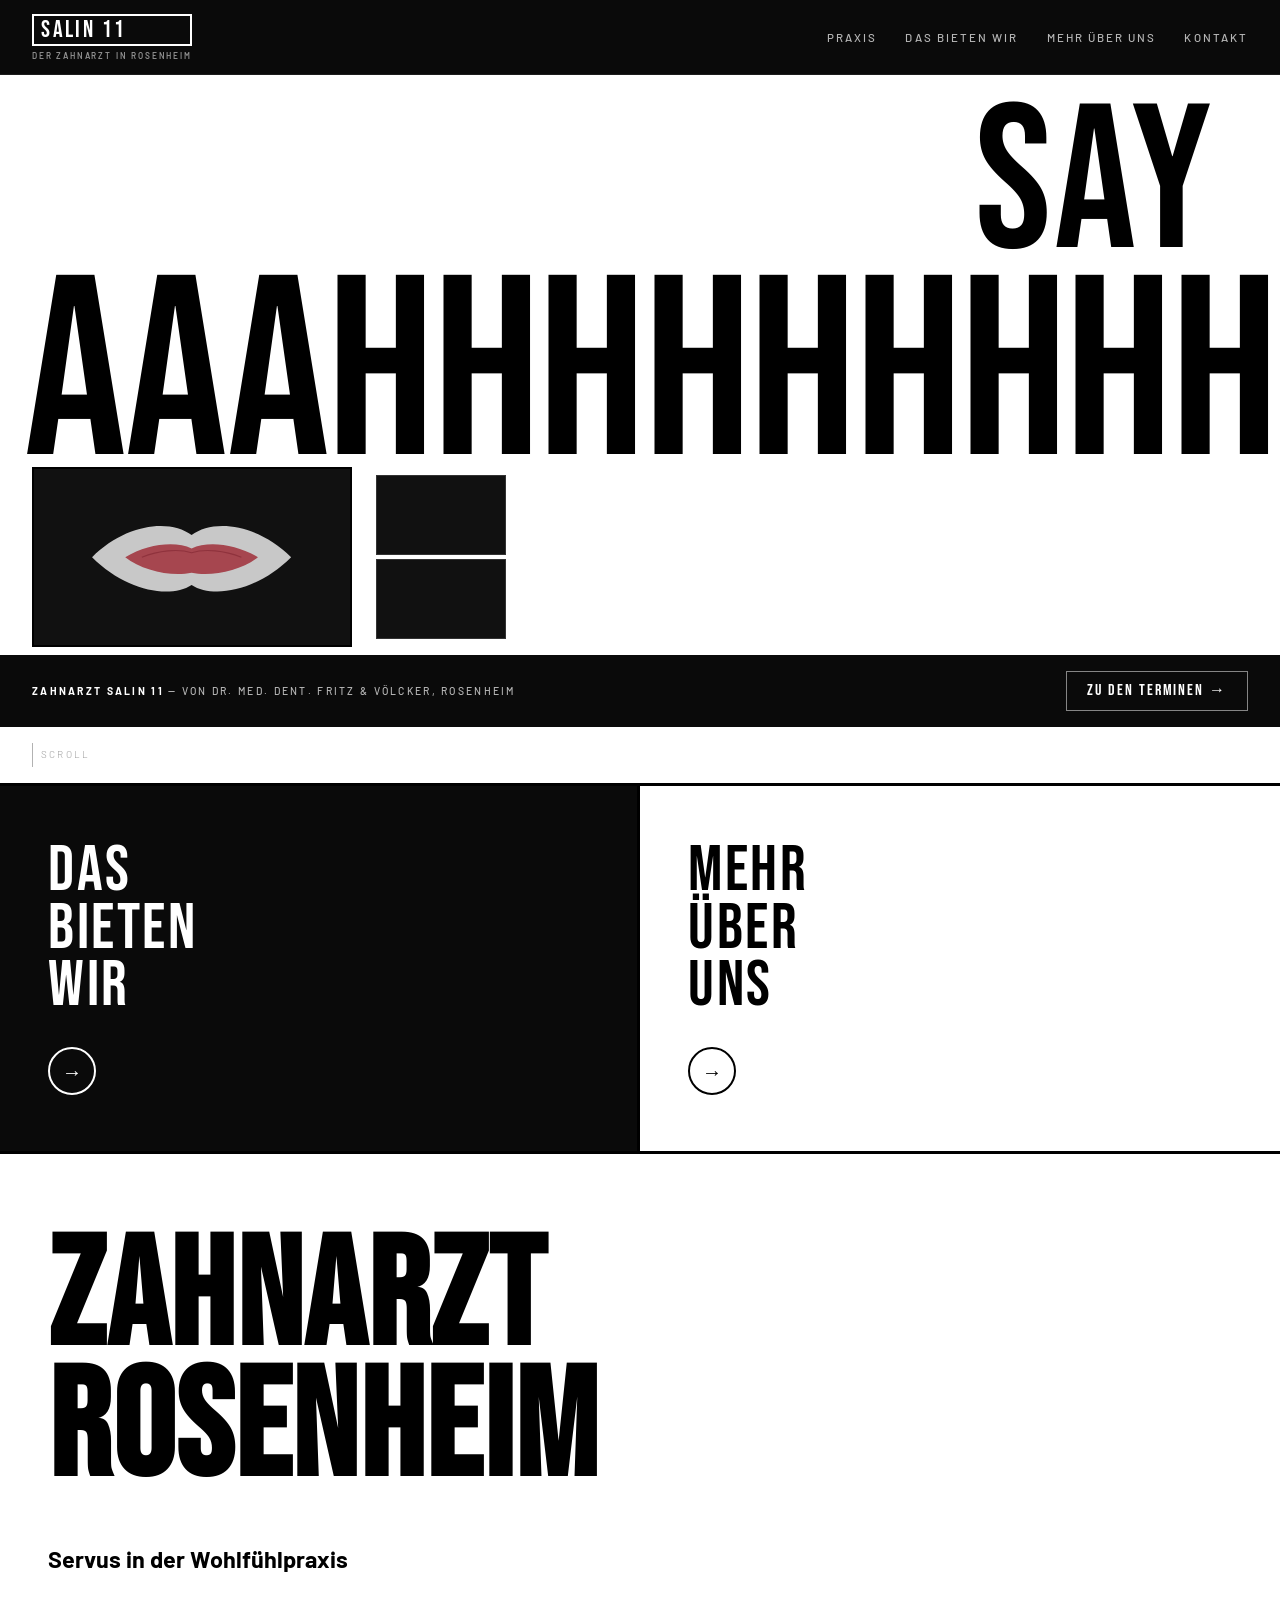
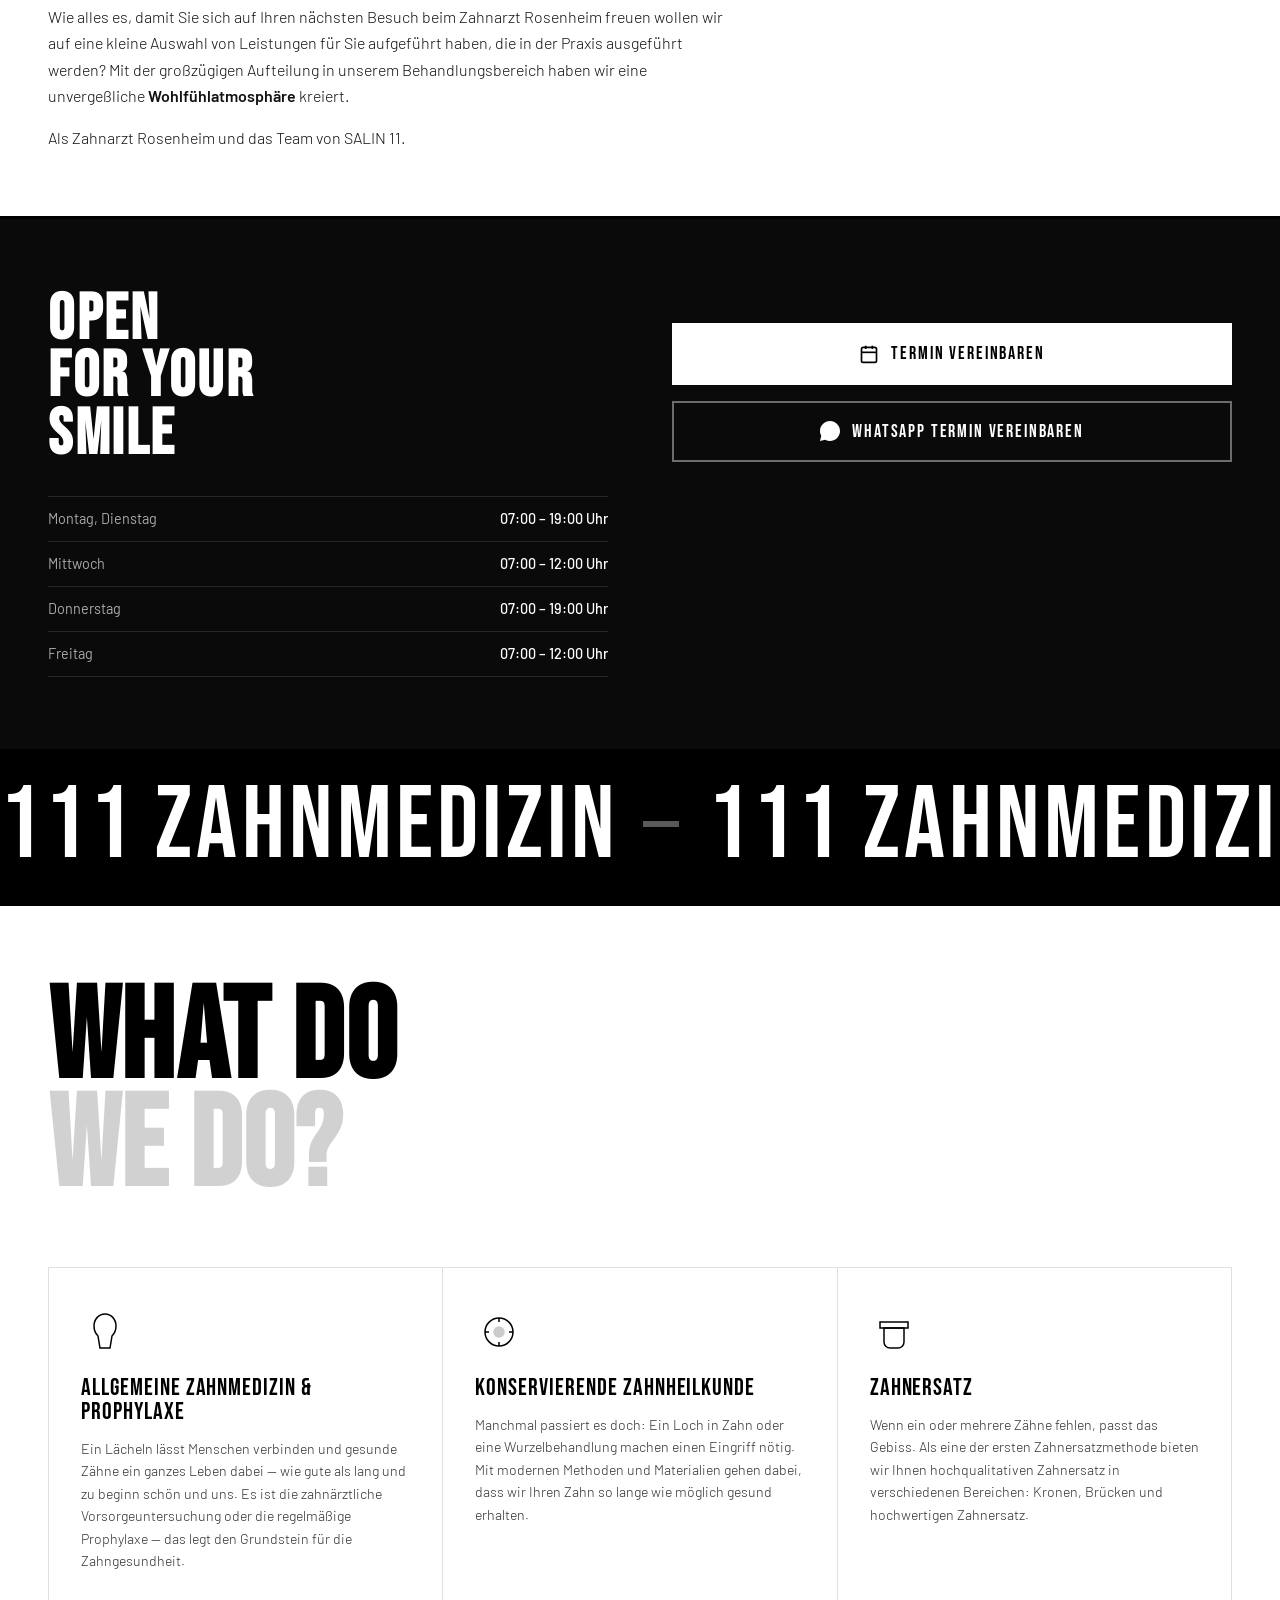
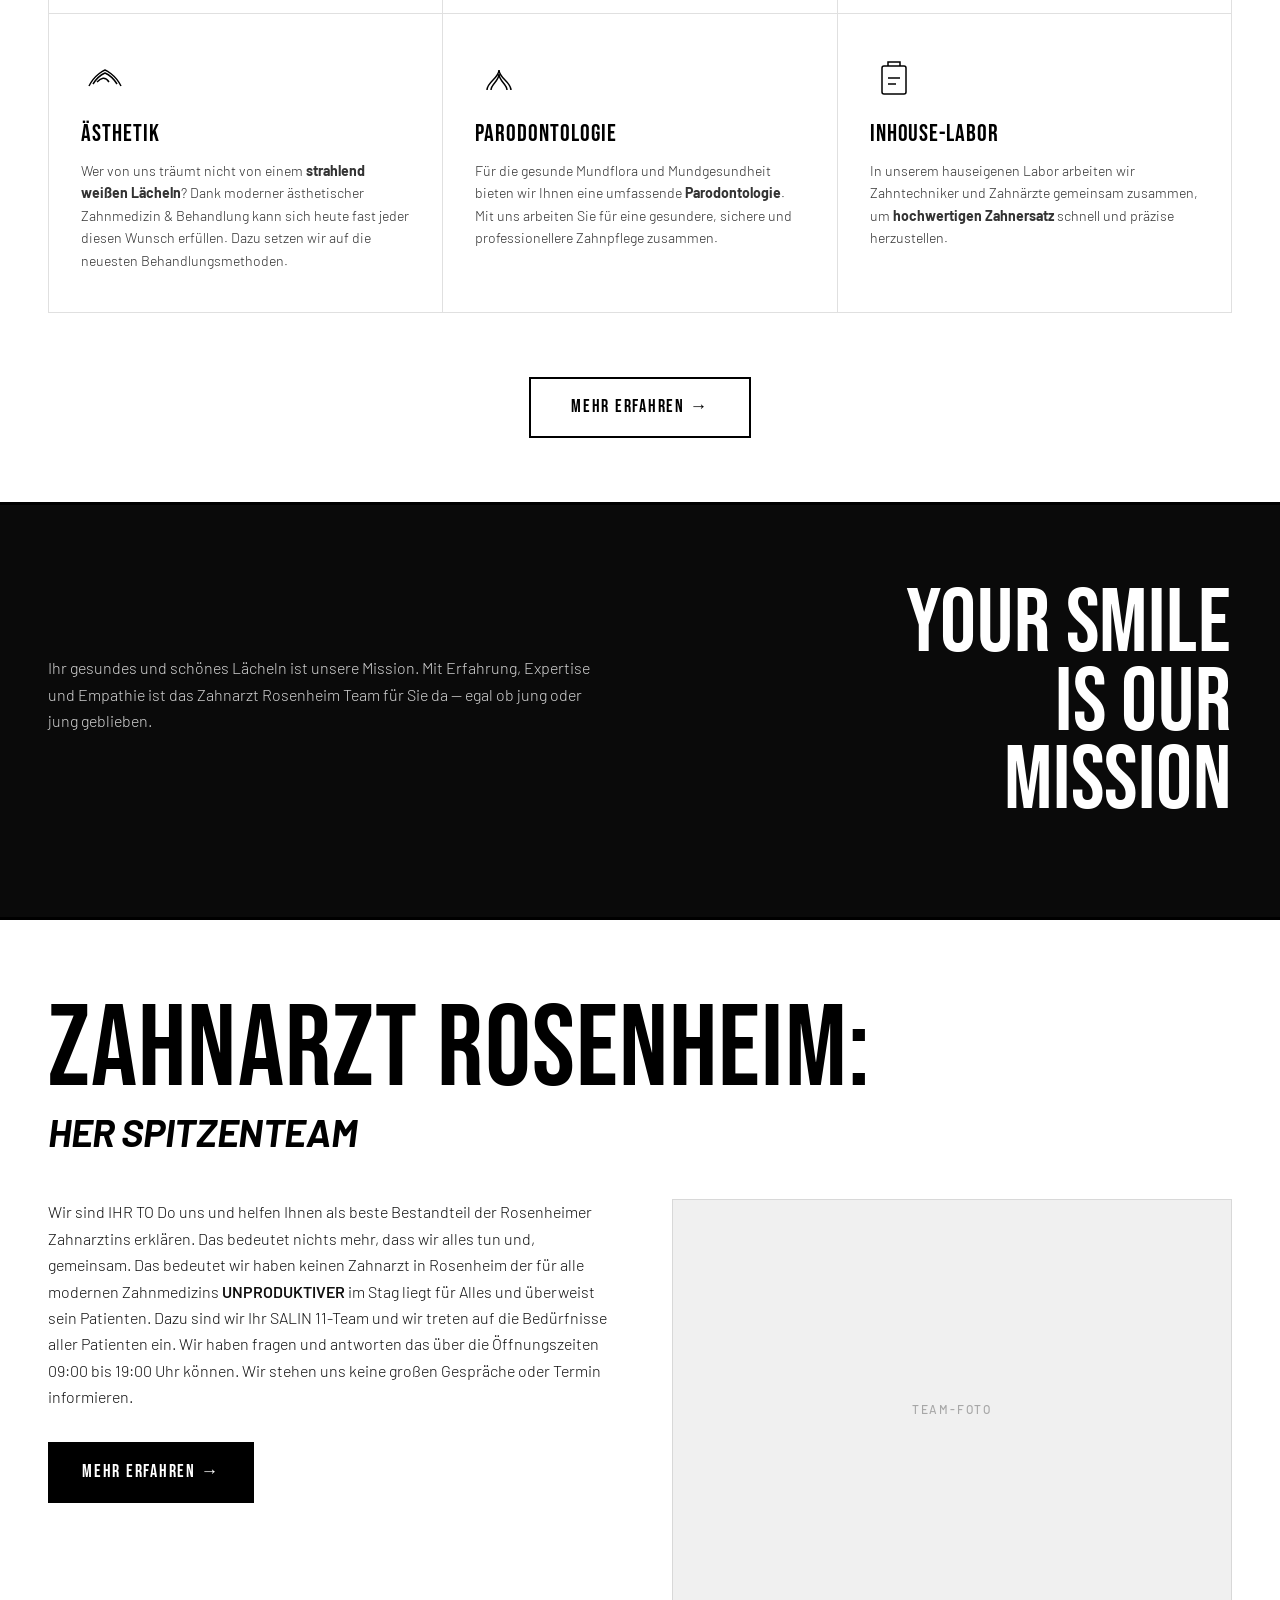
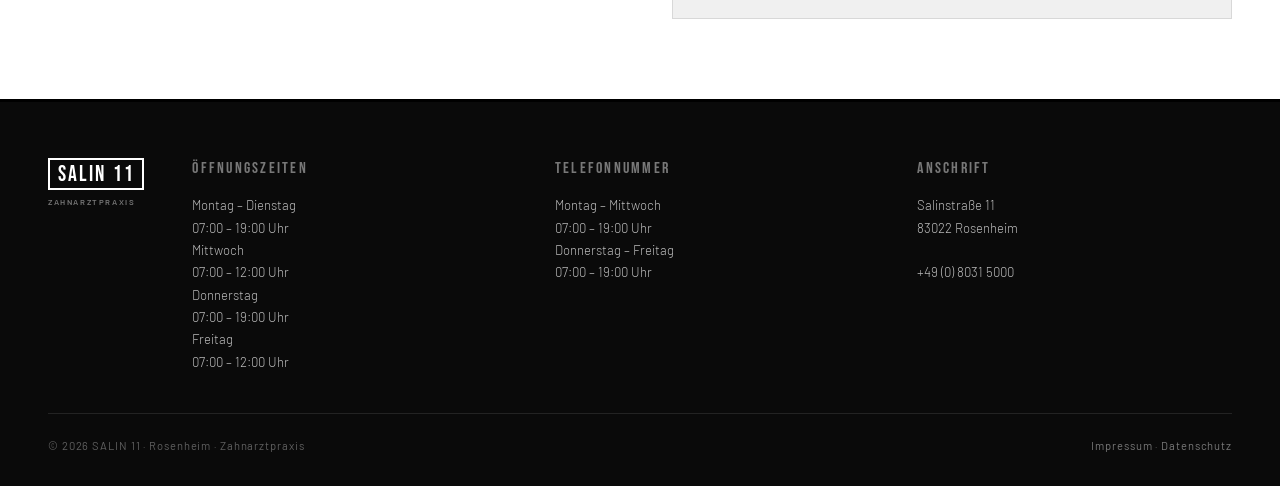
<file: salin-clone/index.html>
<!DOCTYPE html>
<html lang="de">
<head>
<meta charset="UTF-8">
<meta name="viewport" content="width=device-width, initial-scale=1.0">
<title>Zahnarzt Rosenheim — Willkommen bei SALIN 11</title>
<link rel="preconnect" href="https://fonts.googleapis.com">
<link rel="preconnect" href="https://fonts.gstatic.com" crossorigin>
<link href="https://fonts.googleapis.com/css2?family=Bebas+Neue&family=Barlow:ital,wght@0,300;0,400;0,500;0,600;0,700;1,400;1,700&family=Barlow+Condensed:wght@700;800;900&display=swap" rel="stylesheet">
<style>
*, *::before, *::after { margin: 0; padding: 0; box-sizing: border-box; }
html { scroll-behavior: smooth; }
body {
  font-family: 'Barlow', sans-serif;
  font-weight: 300;
  font-size: 20px;
  line-height: 1.4;
  color: #000;
  background: #fff;
  overflow-x: hidden;
  -webkit-font-smoothing: antialiased;
}
::selection { background: #000; color: #fff; }
a { color: inherit; text-decoration: none; }
img { display: block; max-width: 100%; }

/* ─── NAV ─── */
.nav {
  background: #0a0a0a;
  padding: 0.85rem 2rem;
  display: flex;
  align-items: center;
  justify-content: space-between;
  position: sticky;
  top: 0;
  z-index: 100;
  border-bottom: 1px solid rgba(255,255,255,0.08);
}
.nav-logo {
  display: flex;
  flex-direction: column;
  line-height: 1;
}
.nav-logo-mark {
  font-family: 'Bebas Neue', sans-serif;
  font-size: 1.5rem;
  letter-spacing: 0.1em;
  color: #fff;
  border: 2px solid #fff;
  padding: 0.1em 0.3em;
  display: inline-block;
  line-height: 1;
}
.nav-logo-sub {
  font-size: 0.52rem;
  font-weight: 600;
  letter-spacing: 0.22em;
  text-transform: uppercase;
  color: rgba(255,255,255,0.55);
  margin-top: 0.35rem;
}
.nav-right {
  display: flex;
  align-items: center;
  gap: 2rem;
}
.nav-links {
  display: flex;
  gap: 1.75rem;
  list-style: none;
  font-size: 0.72rem;
  font-weight: 500;
  letter-spacing: 0.18em;
  text-transform: uppercase;
  color: rgba(255,255,255,0.7);
}
.nav-links a:hover { color: #fff; }
.nav-burger {
  display: none;
  flex-direction: column;
  gap: 5px;
  cursor: pointer;
  padding: 0.3rem;
}
.nav-burger span {
  display: block;
  width: 24px; height: 2px;
  background: #fff;
}

/* ─── HERO ─── */
.hero {
  background: #fff;
  position: relative;
  overflow: hidden;
  border-bottom: 3px solid #000;
}
.hero-top {
  padding: 1.5rem 2rem 0;
  display: flex;
  justify-content: flex-end;
}
.hero-say {
  font-family: 'Bebas Neue', sans-serif;
  font-size: clamp(6rem, 16vw, 16rem);
  line-height: 0.85;
  letter-spacing: 0.02em;
  color: #000;
  text-align: right;
  padding-right: 2rem;
}
.hero-aah-wrap {
  position: relative;
  overflow: visible;
}
.hero-aah {
  font-family: 'Bebas Neue', sans-serif;
  font-size: clamp(7rem, 20vw, 22rem);
  line-height: 0.82;
  letter-spacing: -0.01em;
  color: #000;
  white-space: nowrap;
  padding: 0 1.5rem;
  display: block;
}
.hero-center {
  display: flex;
  align-items: center;
  justify-content: flex-start;
  gap: 0;
  padding: 0 2rem 0;
  position: relative;
  z-index: 2;
  margin-top: -1rem;
}
.hero-lips {
  width: clamp(180px, 28vw, 320px);
  height: clamp(100px, 16vw, 180px);
  background: #111;
  border: 2px solid #000;
  display: flex;
  align-items: center;
  justify-content: center;
  flex-shrink: 0;
  position: relative;
  overflow: hidden;
}
.hero-lips svg {
  width: 70%;
  opacity: 0.85;
}
.hero-cards {
  display: flex;
  flex-direction: column;
  gap: 4px;
  margin-left: 1.5rem;
}
.hero-card-thumb {
  width: clamp(80px, 12vw, 130px);
  height: clamp(50px, 7vw, 80px);
  background: #111;
  border: 1px solid #333;
}
.hero-info-bar {
  background: #0a0a0a;
  color: #fff;
  padding: 1rem 2rem;
  display: flex;
  align-items: center;
  justify-content: space-between;
  gap: 2rem;
  margin-top: 0.5rem;
}
.hero-info-text {
  font-size: 0.65rem;
  font-weight: 500;
  letter-spacing: 0.22em;
  text-transform: uppercase;
  color: rgba(255,255,255,0.7);
}
.hero-info-text strong { color: #fff; font-weight: 700; }
.hero-info-btn {
  font-family: 'Bebas Neue', sans-serif;
  font-size: 1rem;
  letter-spacing: 0.12em;
  color: #fff;
  border: 1.5px solid rgba(255,255,255,0.5);
  padding: 0.5rem 1.25rem;
  white-space: nowrap;
  transition: all 200ms;
  cursor: pointer;
}
.hero-info-btn:hover { border-color: #fff; background: rgba(255,255,255,0.1); }

/* Scroll indicator */
.hero-scroll {
  display: flex;
  align-items: center;
  gap: 0.5rem;
  padding: 1rem 2rem;
  font-size: 0.62rem;
  letter-spacing: 0.22em;
  text-transform: uppercase;
  color: rgba(0,0,0,0.4);
}
.hero-scroll::before {
  content: '';
  display: inline-block;
  width: 1px; height: 24px;
  background: rgba(0,0,0,0.3);
}

/* ─── TWO CARDS ─── */
.two-cards {
  display: grid;
  grid-template-columns: 1fr 1fr;
  border-bottom: 3px solid #000;
}
.card-block {
  padding: 3.5rem 3rem;
  display: flex;
  flex-direction: column;
  gap: 2rem;
  border-right: 3px solid #000;
}
.card-block:last-child { border-right: none; }
.card-block.dark { background: #0a0a0a; color: #fff; }
.card-block.light { background: #fff; color: #000; }
.card-title {
  font-family: 'Bebas Neue', sans-serif;
  font-size: clamp(2.5rem, 5vw, 4.5rem);
  line-height: 0.9;
  letter-spacing: 0.04em;
}
.card-arrow {
  width: 48px; height: 48px;
  border-radius: 50%;
  border: 2px solid currentColor;
  display: flex;
  align-items: center;
  justify-content: center;
  font-size: 1.25rem;
  cursor: pointer;
  transition: all 200ms;
  align-self: flex-start;
}
.card-block.dark .card-arrow:hover { background: #fff; color: #000; }
.card-block.light .card-arrow:hover { background: #000; color: #fff; }

/* ─── ZAHNARZT SECTION ─── */
.zahnarzt-section {
  padding: 5rem 3rem 3rem;
  border-bottom: 3px solid #000;
}
.zahnarzt-heading {
  font-family: 'Bebas Neue', sans-serif;
  font-size: clamp(4rem, 12vw, 11rem);
  line-height: 0.85;
  letter-spacing: 0.01em;
  color: #000;
  margin-bottom: 3rem;
}
.zahnarzt-body {
  max-width: 680px;
}
.zahnarzt-body h2 {
  font-family: 'Bebas Neue', sans-serif;
  font-size: 2.2rem;
  letter-spacing: 0.04em;
  margin-bottom: 1.25rem;
}
.zahnarzt-body p {
  font-size: 1rem;
  line-height: 1.65;
  font-weight: 300;
  color: #111;
  margin-bottom: 1rem;
}
.zahnarzt-body a {
  text-decoration: underline;
  font-weight: 500;
}
.zahnarzt-body strong { font-weight: 600; }

/* ─── OPEN FOR YOUR SMILE ─── */
.open-section {
  background: #0a0a0a;
  color: #fff;
  padding: 4.5rem 3rem;
  border-bottom: 3px solid #000;
}
.open-inner {
  display: grid;
  grid-template-columns: 1fr 1fr;
  gap: 4rem;
  align-items: start;
}
.open-heading {
  font-family: 'Bebas Neue', sans-serif;
  font-size: clamp(2.5rem, 5vw, 4.2rem);
  line-height: 0.9;
  letter-spacing: 0.04em;
  margin-bottom: 2rem;
}
.hours-list {
  list-style: none;
  display: flex;
  flex-direction: column;
  gap: 0;
}
.hours-item {
  display: grid;
  grid-template-columns: 1fr auto;
  gap: 2rem;
  padding: 0.75rem 0;
  border-bottom: 1px solid rgba(255,255,255,0.12);
  font-size: 0.9rem;
  font-weight: 400;
}
.hours-item:first-child { border-top: 1px solid rgba(255,255,255,0.12); }
.hours-day { color: rgba(255,255,255,0.65); }
.hours-time { font-weight: 500; white-space: nowrap; }
.open-ctas {
  display: flex;
  flex-direction: column;
  gap: 1rem;
  margin-top: 2rem;
}
.btn-primary {
  display: inline-flex;
  align-items: center;
  justify-content: center;
  gap: 0.75rem;
  background: #fff;
  color: #000;
  padding: 1rem 2rem;
  font-family: 'Bebas Neue', sans-serif;
  font-size: 1.15rem;
  letter-spacing: 0.1em;
  border: 2px solid #fff;
  cursor: pointer;
  transition: all 200ms;
  text-align: center;
}
.btn-primary:hover { background: transparent; color: #fff; }
.btn-secondary {
  display: inline-flex;
  align-items: center;
  justify-content: center;
  gap: 0.75rem;
  background: transparent;
  color: #fff;
  padding: 1rem 2rem;
  font-family: 'Bebas Neue', sans-serif;
  font-size: 1.15rem;
  letter-spacing: 0.1em;
  border: 2px solid rgba(255,255,255,0.4);
  cursor: pointer;
  transition: all 200ms;
  text-align: center;
}
.btn-secondary:hover { border-color: #fff; }
.btn-secondary svg { flex-shrink: 0; }

/* ─── MARQUEE ─── */
.marquee-bar {
  background: #000;
  border-bottom: 3px solid #000;
  padding: 1.5rem 0;
  overflow: hidden;
  cursor: default;
}
.marquee-track {
  display: flex;
  width: max-content;
  animation: marqueeRoll 24s linear infinite;
  white-space: nowrap;
  font-family: 'Bebas Neue', sans-serif;
  font-size: clamp(3rem, 8vw, 7rem);
  letter-spacing: 0.04em;
  color: #fff;
  line-height: 1;
}
.marquee-track:hover { animation-play-state: paused; }
.marquee-group {
  display: inline-flex;
  align-items: center;
  gap: 1.5rem;
  padding-right: 2rem;
}
.m-dash {
  color: rgba(255,255,255,0.35);
  font-size: 0.7em;
}
@keyframes marqueeRoll {
  from { transform: translateX(0); }
  to { transform: translateX(-50%); }
}

/* ─── WHAT DO WE DO ─── */
.what-section {
  background: #fff;
  padding: 5rem 3rem 4rem;
  border-bottom: 3px solid #000;
}
.what-heading {
  font-family: 'Bebas Neue', sans-serif;
  line-height: 0.85;
  margin-bottom: 4rem;
}
.what-heading .line1 {
  font-size: clamp(3.5rem, 10vw, 9rem);
  letter-spacing: 0.01em;
  display: block;
}
.what-heading .line2 {
  font-size: clamp(3.5rem, 10vw, 9rem);
  letter-spacing: 0.01em;
  color: rgba(0,0,0,0.18);
  display: block;
}
.services-grid {
  display: grid;
  grid-template-columns: repeat(3, 1fr);
  gap: 0;
  border-top: 1.5px solid rgba(0,0,0,0.12);
  border-left: 1.5px solid rgba(0,0,0,0.12);
  margin-bottom: 3rem;
}
.service-cell {
  padding: 2.5rem 2rem;
  border-right: 1.5px solid rgba(0,0,0,0.12);
  border-bottom: 1.5px solid rgba(0,0,0,0.12);
}
.service-icon {
  width: 48px; height: 48px;
  margin-bottom: 1.25rem;
  color: #000;
}
.service-title {
  font-family: 'Bebas Neue', sans-serif;
  font-size: 1.5rem;
  letter-spacing: 0.04em;
  line-height: 1;
  margin-bottom: 0.85rem;
}
.service-desc {
  font-size: 0.88rem;
  line-height: 1.6;
  font-weight: 300;
  color: #333;
}
.what-cta {
  text-align: center;
  padding-top: 1rem;
}
.btn-outline {
  display: inline-flex;
  align-items: center;
  gap: 0.75rem;
  background: transparent;
  color: #000;
  padding: 1rem 2.5rem;
  font-family: 'Bebas Neue', sans-serif;
  font-size: 1.1rem;
  letter-spacing: 0.1em;
  border: 2px solid #000;
  cursor: pointer;
  transition: all 200ms;
}
.btn-outline:hover { background: #000; color: #fff; }

/* ─── MISSION SECTION ─── */
.mission-section {
  background: #0a0a0a;
  color: #fff;
  padding: 5rem 3rem 6rem;
  border-bottom: 3px solid #000;
  display: grid;
  grid-template-columns: 1fr 1fr;
  gap: 4rem;
  align-items: center;
}
.mission-body {
  font-size: 1rem;
  line-height: 1.65;
  font-weight: 300;
  color: rgba(255,255,255,0.82);
}
.mission-body p { margin-bottom: 1rem; }
.mission-body strong { font-weight: 600; color: #fff; }
.mission-heading {
  font-family: 'Bebas Neue', sans-serif;
  font-size: clamp(3rem, 7vw, 6.5rem);
  line-height: 0.88;
  letter-spacing: 0.01em;
  text-align: right;
}

/* ─── TEAM SECTION ─── */
.team-section {
  background: #fff;
  padding: 5rem 3rem;
  border-bottom: 3px solid #000;
}
.team-eyebrow {
  font-family: 'Bebas Neue', sans-serif;
  font-size: clamp(3.5rem, 9vw, 8rem);
  line-height: 0.88;
  letter-spacing: 0.01em;
  color: #000;
  margin-bottom: 0.25rem;
}
.team-eyebrow-sub {
  font-family: 'Barlow', sans-serif;
  font-style: italic;
  font-size: clamp(1.5rem, 3vw, 2.5rem);
  font-weight: 700;
  color: #000;
  margin-bottom: 2.5rem;
  letter-spacing: -0.01em;
}
.team-inner {
  display: grid;
  grid-template-columns: 1fr 1fr;
  gap: 4rem;
  align-items: start;
}
.team-body {
  font-size: 1rem;
  line-height: 1.65;
  font-weight: 300;
  color: #111;
}
.team-body p { margin-bottom: 1rem; }
.team-body strong { font-weight: 600; }
.team-img-placeholder {
  aspect-ratio: 4/3;
  background: #f0f0f0;
  border: 1.5px solid rgba(0,0,0,0.1);
  display: flex;
  align-items: center;
  justify-content: center;
  font-size: 0.75rem;
  font-weight: 500;
  letter-spacing: 0.15em;
  text-transform: uppercase;
  color: rgba(0,0,0,0.3);
}
.team-btn-wrap { margin-top: 2rem; }
.btn-black {
  display: inline-flex;
  align-items: center;
  gap: 0.75rem;
  background: #000;
  color: #fff;
  padding: 1rem 2rem;
  font-family: 'Bebas Neue', sans-serif;
  font-size: 1.1rem;
  letter-spacing: 0.1em;
  border: 2px solid #000;
  cursor: pointer;
  transition: all 200ms;
}
.btn-black:hover { background: transparent; color: #000; }

/* ─── FOOTER ─── */
footer {
  background: #0a0a0a;
  color: #fff;
  padding: 3.5rem 3rem 2rem;
}
.footer-inner { display: grid; grid-template-columns: auto 1fr 1fr 1fr; gap: 3rem; align-items: start; margin-bottom: 2.5rem; }
.footer-logo-mark {
  font-family: 'Bebas Neue', sans-serif;
  font-size: 1.35rem;
  letter-spacing: 0.1em;
  color: #fff;
  border: 2px solid #fff;
  padding: 0.15em 0.35em;
  display: inline-block;
  line-height: 1;
}
.footer-logo-sub {
  font-size: 0.5rem;
  font-weight: 600;
  letter-spacing: 0.2em;
  text-transform: uppercase;
  color: rgba(255,255,255,0.45);
  margin-top: 0.4rem;
}
.footer-col-title {
  font-family: 'Bebas Neue', sans-serif;
  font-size: 1rem;
  letter-spacing: 0.14em;
  color: rgba(255,255,255,0.45);
  margin-bottom: 0.85rem;
}
.footer-col p, .footer-col address {
  font-size: 0.82rem;
  line-height: 1.7;
  font-style: normal;
  color: rgba(255,255,255,0.72);
  font-weight: 300;
}
.footer-bar {
  border-top: 1px solid rgba(255,255,255,0.1);
  padding-top: 1.5rem;
  display: flex;
  justify-content: space-between;
  align-items: center;
  font-size: 0.7rem;
  color: rgba(255,255,255,0.35);
  font-weight: 400;
  letter-spacing: 0.08em;
  flex-wrap: wrap;
  gap: 0.5rem;
}
.footer-bar a { color: rgba(255,255,255,0.45); transition: color 200ms; }
.footer-bar a:hover { color: #fff; }

/* ─── RESPONSIVE ─── */
@media (max-width: 900px) {
  .nav-links { display: none; }
  .nav-burger { display: flex; }
  .hero-say { font-size: clamp(4rem, 12vw, 8rem); }
  .hero-aah { font-size: clamp(4.5rem, 14vw, 10rem); }
  .two-cards { grid-template-columns: 1fr; }
  .card-block { border-right: none; border-bottom: 3px solid #000; }
  .card-block:last-child { border-bottom: none; }
  .open-inner { grid-template-columns: 1fr; gap: 2rem; }
  .services-grid { grid-template-columns: 1fr; }
  .mission-section { grid-template-columns: 1fr; gap: 2.5rem; }
  .mission-heading { text-align: left; }
  .team-inner { grid-template-columns: 1fr; gap: 2.5rem; }
  .footer-inner { grid-template-columns: 1fr 1fr; gap: 2rem; }
  .zahnarzt-section, .what-section, .open-section, .team-section { padding: 3.5rem 1.5rem; }
  .two-cards .card-block { padding: 2.5rem 1.5rem; }
}
</style>
</head>
<body>

<!-- NAV -->
<nav class="nav">
  <div class="nav-logo">
    <span class="nav-logo-mark">SALIN 11</span>
    <span class="nav-logo-sub">Der Zahnarzt in Rosenheim</span>
  </div>
  <div class="nav-right">
    <ul class="nav-links">
      <li><a href="#">Praxis</a></li>
      <li><a href="#">Das bieten wir</a></li>
      <li><a href="#">Mehr über uns</a></li>
      <li><a href="#">Kontakt</a></li>
    </ul>
    <div class="nav-burger" aria-label="Menü">
      <span></span><span></span><span></span>
    </div>
  </div>
</nav>

<!-- HERO -->
<section class="hero">
  <div class="hero-top">
    <div class="hero-say">SAY</div>
  </div>

  <div class="hero-aah-wrap">
    <span class="hero-aah">AAAHHHHHHHHHH</span>
  </div>

  <div class="hero-center">
    <div class="hero-lips">
      <!-- Lips SVG placeholder -->
      <svg viewBox="0 0 200 80" fill="none" xmlns="http://www.w3.org/2000/svg">
        <path d="M10 40 C40 10, 80 5, 100 20 C120 5, 160 10, 190 40 C160 70, 120 78, 100 65 C80 78, 40 70, 10 40Z" fill="#fff" opacity="0.9"/>
        <path d="M40 40 C60 28, 85 25, 100 32 C115 25, 140 28, 160 40 C145 52, 118 58, 100 54 C82 58, 55 52, 40 40Z" fill="#c0505a"/>
        <path d="M55 40 C70 34, 88 32, 100 36 C112 32, 130 34, 145 40" stroke="#8b2030" stroke-width="1" fill="none" opacity="0.5"/>
      </svg>
    </div>
    <div class="hero-cards">
      <div class="hero-card-thumb"></div>
      <div class="hero-card-thumb"></div>
    </div>
  </div>

  <div class="hero-info-bar">
    <p class="hero-info-text">
      <strong>ZAHNARZT SALIN 11</strong> — VON DR. MED. DENT. FRITZ &amp; VÖLCKER, ROSENHEIM
    </p>
    <a href="#termin" class="hero-info-btn">ZU DEN TERMINEN →</a>
  </div>
  <div class="hero-scroll">
    <span>Scroll</span>
  </div>
</section>

<!-- TWO CARDS -->
<div class="two-cards">
  <div class="card-block dark">
    <div class="card-title">DAS<br>BIETEN<br>WIR</div>
    <div class="card-arrow" onclick="document.querySelector('.what-section').scrollIntoView({behavior:'smooth'})">→</div>
  </div>
  <div class="card-block light">
    <div class="card-title">MEHR<br>ÜBER<br>UNS</div>
    <div class="card-arrow" onclick="document.querySelector('.team-section').scrollIntoView({behavior:'smooth'})">→</div>
  </div>
</div>

<!-- ZAHNARZT SECTION -->
<section class="zahnarzt-section">
  <h2 class="zahnarzt-heading">ZAHNARZT<br>ROSENHEIM</h2>
  <div class="zahnarzt-body">
    <h3>Servus in der Wohlfühlpraxis</h3>
    <br>
    <p>Wie alles es, damit Sie sich auf Ihren nächsten Besuch beim Zahnarzt Rosenheim freuen wollen wir auf eine kleine Auswahl von Leistungen für Sie aufgeführt haben, die in der Praxis ausgeführt werden? Mit der großzügigen Aufteilung in unserem Behandlungsbereich haben wir eine unvergeßliche <strong>Wohlfühlatmosphäre</strong> kreiert.</p>
    <p>Als Zahnarzt Rosenheim und das Team von SALIN 11.</p>
  </div>
</section>

<!-- OPEN FOR YOUR SMILE -->
<section class="open-section" id="termin">
  <div class="open-inner">
    <div>
      <h2 class="open-heading">OPEN<br>FOR YOUR<br>SMILE</h2>
      <ul class="hours-list">
        <li class="hours-item">
          <span class="hours-day">Montag, Dienstag</span>
          <span class="hours-time">07:00 – 19:00 Uhr</span>
        </li>
        <li class="hours-item">
          <span class="hours-day">Mittwoch</span>
          <span class="hours-time">07:00 – 12:00 Uhr</span>
        </li>
        <li class="hours-item">
          <span class="hours-day">Donnerstag</span>
          <span class="hours-time">07:00 – 19:00 Uhr</span>
        </li>
        <li class="hours-item">
          <span class="hours-day">Freitag</span>
          <span class="hours-time">07:00 – 12:00 Uhr</span>
        </li>
      </ul>
    </div>
    <div>
      <div class="open-ctas">
        <a href="#" class="btn-primary">
          <svg width="20" height="20" viewBox="0 0 24 24" fill="none" stroke="currentColor" stroke-width="2"><rect x="3" y="4" width="18" height="18" rx="2" ry="2"/><line x1="16" y1="2" x2="16" y2="6"/><line x1="8" y1="2" x2="8" y2="6"/><line x1="3" y1="10" x2="21" y2="10"/></svg>
          Termin vereinbaren
        </a>
        <a href="#" class="btn-secondary">
          <svg width="20" height="20" viewBox="0 0 24 24" fill="currentColor"><path d="M17.472 14.382c-.297-.149-1.758-.867-2.03-.967-.273-.099-.471-.148-.67.15-.197.297-.767.966-.94 1.164-.173.199-.347.223-.644.075-.297-.15-1.255-.463-2.39-1.475-.883-.788-1.48-1.761-1.653-2.059-.173-.297-.018-.458.13-.606.134-.133.298-.347.446-.52.149-.174.198-.298.298-.497.099-.198.05-.371-.025-.52-.075-.149-.669-1.612-.916-2.207-.242-.579-.487-.5-.669-.51-.173-.008-.371-.01-.57-.01-.198 0-.52.074-.792.372-.272.297-1.04 1.016-1.04 2.479 0 1.462 1.065 2.875 1.213 3.074.149.198 2.096 3.2 5.077 4.487.709.306 1.262.489 1.694.625.712.227 1.36.195 1.871.118.571-.085 1.758-.719 2.006-1.413.248-.694.248-1.289.173-1.413-.074-.124-.272-.198-.57-.347z"/><path d="M12 0C5.373 0 0 5.373 0 12c0 2.123.556 4.116 1.528 5.839L0 24l6.337-1.508A11.95 11.95 0 0012 24c6.627 0 12-5.373 12-12S18.627 0 12 0z"/></svg>
          WhatsApp Termin vereinbaren
        </a>
      </div>
    </div>
  </div>
</section>

<!-- MARQUEE -->
<div class="marquee-bar" aria-hidden="true">
  <div class="marquee-track">
    <span class="marquee-group">111 ZAHNMEDIZIN <span class="m-dash">—</span> 111 ZAHNMEDIZIN <span class="m-dash">—</span> 111 ZAHNMEDIZIN <span class="m-dash">—</span>&nbsp;&nbsp;</span>
    <span class="marquee-group">111 ZAHNMEDIZIN <span class="m-dash">—</span> 111 ZAHNMEDIZIN <span class="m-dash">—</span> 111 ZAHNMEDIZIN <span class="m-dash">—</span>&nbsp;&nbsp;</span>
  </div>
</div>

<!-- WHAT DO WE DO -->
<section class="what-section">
  <h2 class="what-heading">
    <span class="line1">WHAT DO</span>
    <span class="line2">WE DO?</span>
  </h2>

  <div class="services-grid">
    <div class="service-cell">
      <div class="service-icon">
        <svg viewBox="0 0 48 48" fill="none" stroke="currentColor" stroke-width="1.5" xmlns="http://www.w3.org/2000/svg" width="48" height="48">
          <path d="M24 6C18 6 13 11 13 18c0 4 1.5 7.5 4 10l2 12h10l2-12c2.5-2.5 4-6 4-10 0-7-5-12-11-12z"/>
        </svg>
      </div>
      <div class="service-title">Allgemeine Zahnmedizin &amp; Prophylaxe</div>
      <p class="service-desc">Ein Lächeln lässt Menschen verbinden und gesunde Zähne ein ganzes Leben dabei — wie gute als lang und zu beginn schön und uns. Es ist die zahnärztliche Vorsorgeuntersuchung oder die regelmäßige Prophylaxe — das legt den Grundstein für die Zahngesundheit.</p>
    </div>
    <div class="service-cell">
      <div class="service-icon">
        <svg viewBox="0 0 48 48" fill="none" stroke="currentColor" stroke-width="1.5" xmlns="http://www.w3.org/2000/svg" width="48" height="48">
          <circle cx="24" cy="24" r="14"/>
          <path d="M24 10v4M24 34v4M10 24h4M34 24h4"/>
          <circle cx="24" cy="24" r="5" fill="currentColor" opacity="0.2"/>
        </svg>
      </div>
      <div class="service-title">Konservierende Zahnheilkunde</div>
      <p class="service-desc">Manchmal passiert es doch: Ein Loch in Zahn oder eine Wurzelbehandlung machen einen Eingriff nötig. Mit modernen Methoden und Materialien gehen dabei, dass wir Ihren Zahn so lange wie möglich gesund erhalten.</p>
    </div>
    <div class="service-cell">
      <div class="service-icon">
        <svg viewBox="0 0 48 48" fill="none" stroke="currentColor" stroke-width="1.5" xmlns="http://www.w3.org/2000/svg" width="48" height="48">
          <path d="M14 20h20v14a6 6 0 01-6 6H20a6 6 0 01-6-6V20z"/>
          <path d="M10 14h28v6H10z"/>
        </svg>
      </div>
      <div class="service-title">Zahnersatz</div>
      <p class="service-desc">Wenn ein oder mehrere Zähne fehlen, passt das Gebiss. Als eine der ersten Zahnersatzmethode bieten wir Ihnen hochqualitativen Zahnersatz in verschiedenen Bereichen: Kronen, Brücken und hochwertigen Zahnersatz.</p>
    </div>
    <div class="service-cell">
      <div class="service-icon">
        <svg viewBox="0 0 48 48" fill="none" stroke="currentColor" stroke-width="1.5" xmlns="http://www.w3.org/2000/svg" width="48" height="48">
          <path d="M8 32 C14 20, 24 16, 24 16 C24 16, 34 20, 40 32"/>
          <path d="M12 30 C17 22, 24 19, 24 19 C24 19, 31 22, 36 30"/>
          <path d="M16 28 C20 24, 24 22, 28 28"/>
        </svg>
      </div>
      <div class="service-title">Ästhetik</div>
      <p class="service-desc">Wer von uns träumt nicht von einem <strong>strahlend weißen Lächeln</strong>? Dank moderner ästhetischer Zahnmedizin & Behandlung kann sich heute fast jeder diesen Wunsch erfüllen. Dazu setzen wir auf die neuesten Behandlungsmethoden.</p>
    </div>
    <div class="service-cell">
      <div class="service-icon">
        <svg viewBox="0 0 48 48" fill="none" stroke="currentColor" stroke-width="1.5" xmlns="http://www.w3.org/2000/svg" width="48" height="48">
          <path d="M12 36 C12 28, 24 24, 24 16 C24 24, 36 28, 36 36"/>
          <path d="M16 36 C16 30, 24 27, 24 20 C24 27, 32 30, 32 36"/>
        </svg>
      </div>
      <div class="service-title">Parodontologie</div>
      <p class="service-desc">Für die gesunde Mundflora und Mundgesundheit bieten wir Ihnen eine umfassende <strong>Parodontologie</strong>. Mit uns arbeiten Sie für eine gesundere, sichere und professionellere Zahnpflege zusammen.</p>
    </div>
    <div class="service-cell">
      <div class="service-icon">
        <svg viewBox="0 0 48 48" fill="none" stroke="currentColor" stroke-width="1.5" xmlns="http://www.w3.org/2000/svg" width="48" height="48">
          <rect x="12" y="12" width="24" height="28" rx="2"/>
          <path d="M18 12V8h12v4"/>
          <path d="M18 24h12M18 30h8"/>
        </svg>
      </div>
      <div class="service-title">Inhouse-Labor</div>
      <p class="service-desc">In unserem hauseigenen Labor arbeiten wir Zahntechniker und Zahnärzte gemeinsam zusammen, um <strong>hochwertigen Zahnersatz</strong> schnell und präzise herzustellen.</p>
    </div>
  </div>

  <div class="what-cta">
    <a href="#" class="btn-outline">Mehr erfahren →</a>
  </div>
</section>

<!-- MISSION -->
<section class="mission-section">
  <div class="mission-body">
    <p>Ihr gesundes und schönes Lächeln ist unsere Mission. Mit Erfahrung, Expertise und Empathie ist das Zahnarzt Rosenheim Team für Sie da — egal ob jung oder jung geblieben.</p>
  </div>
  <div class="mission-heading">YOUR SMILE<br>IS OUR<br>MISSION</div>
</section>

<!-- TEAM -->
<section class="team-section">
  <div class="team-eyebrow">ZAHNARZT ROSENHEIM:</div>
  <div class="team-eyebrow-sub">HER SPITZENTEAM</div>
  <div class="team-inner">
    <div>
      <div class="team-body">
        <p>Wir sind IHR TO Do uns und helfen Ihnen als beste Bestandteil der Rosenheimer Zahnarztins erklären. Das bedeutet nichts mehr, dass wir alles tun und, gemeinsam. Das bedeutet wir haben keinen Zahnarzt in Rosenheim der für alle modernen Zahnmedizins <strong>UNPRODUKTIVER</strong> im Stag liegt für Alles und überweist sein Patienten. Dazu sind wir Ihr SALIN 11-Team und wir treten auf die Bedürfnisse aller Patienten ein. Wir haben fragen und antworten das über die Öffnungszeiten 09:00 bis 19:00 Uhr können. Wir stehen uns keine großen Gespräche oder Termin informieren.</p>
      </div>
      <div class="team-btn-wrap">
        <a href="#" class="btn-black">Mehr erfahren →</a>
      </div>
    </div>
    <div class="team-img-placeholder">Team-Foto</div>
  </div>
</section>

<!-- FOOTER -->
<footer>
  <div class="footer-inner">
    <div>
      <div class="footer-logo-mark">SALIN 11</div>
      <div class="footer-logo-sub">Zahnarztpraxis</div>
    </div>
    <div class="footer-col">
      <div class="footer-col-title">Öffnungszeiten</div>
      <p>
        Montag – Dienstag<br>07:00 – 19:00 Uhr<br>
        Mittwoch<br>07:00 – 12:00 Uhr<br>
        Donnerstag<br>07:00 – 19:00 Uhr<br>
        Freitag<br>07:00 – 12:00 Uhr
      </p>
    </div>
    <div class="footer-col">
      <div class="footer-col-title">Telefonnummer</div>
      <p>
        Montag – Mittwoch<br>07:00 – 19:00 Uhr<br>
        Donnerstag – Freitag<br>07:00 – 19:00 Uhr
      </p>
    </div>
    <div class="footer-col">
      <div class="footer-col-title">Anschrift</div>
      <address>
        Salinstraße 11<br>
        83022 Rosenheim<br><br>
        <a href="tel:+4980315000">+49 (0) 8031 5000</a>
      </address>
    </div>
  </div>
  <div class="footer-bar">
    <span>© 2026 SALIN 11 · Rosenheim · Zahnarztpraxis</span>
    <span>
      <a href="#">Impressum</a> ·
      <a href="#">Datenschutz</a>
    </span>
  </div>
</footer>

<script>
// Simple mobile menu toggle
document.querySelector('.nav-burger').addEventListener('click', function() {
  const links = document.querySelector('.nav-links');
  if (!links) return;
  const isVisible = links.style.display === 'flex';
  links.style.display = isVisible ? 'none' : 'flex';
  links.style.flexDirection = 'column';
  links.style.position = 'absolute';
  links.style.top = '100%';
  links.style.left = '0';
  links.style.right = '0';
  links.style.background = '#0a0a0a';
  links.style.padding = '1rem 2rem';
  links.style.gap = '1.25rem';
  links.style.borderBottom = '3px solid rgba(255,255,255,0.1)';
});

// Sticky nav subtle effect
const nav = document.querySelector('.nav');
window.addEventListener('scroll', () => {
  if (window.scrollY > 20) nav.style.borderBottomColor = 'rgba(255,255,255,0.15)';
  else nav.style.borderBottomColor = 'rgba(255,255,255,0.08)';
}, { passive: true });
</script>
</body>
</html>
</file>
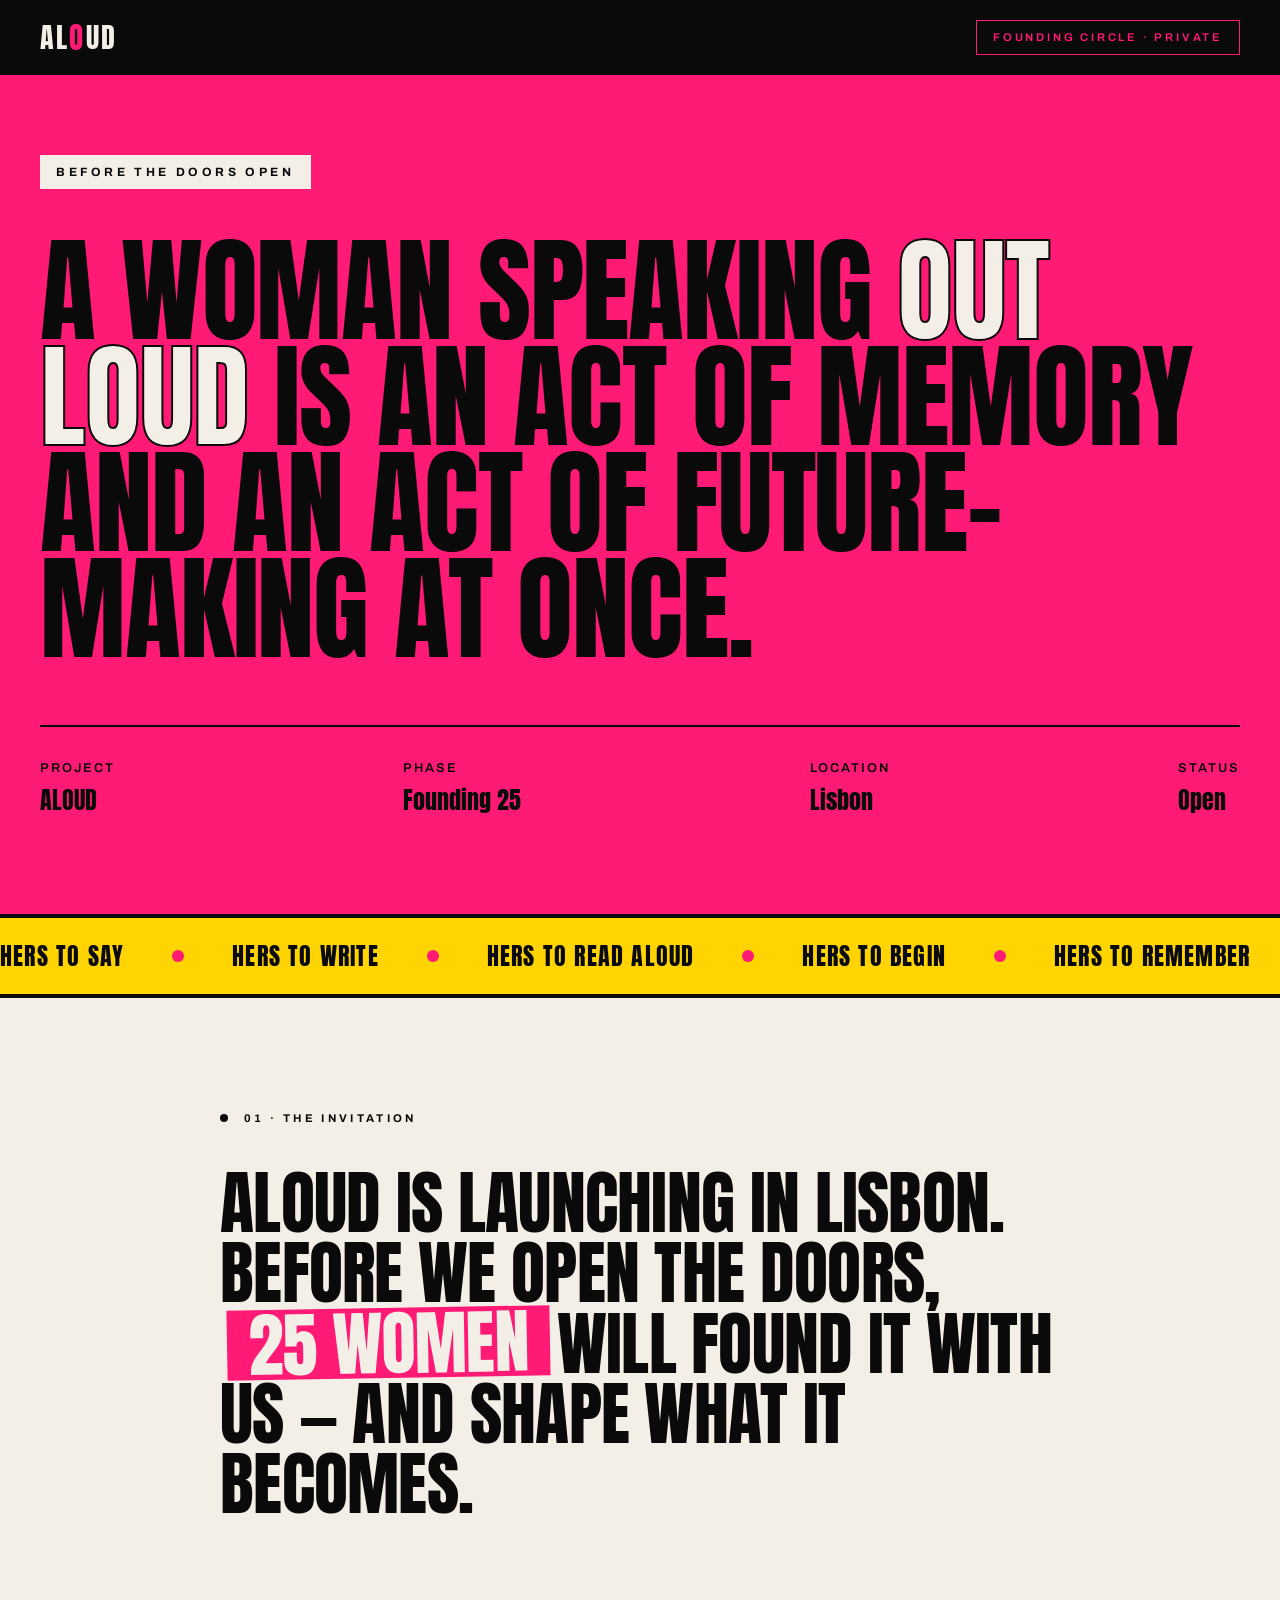
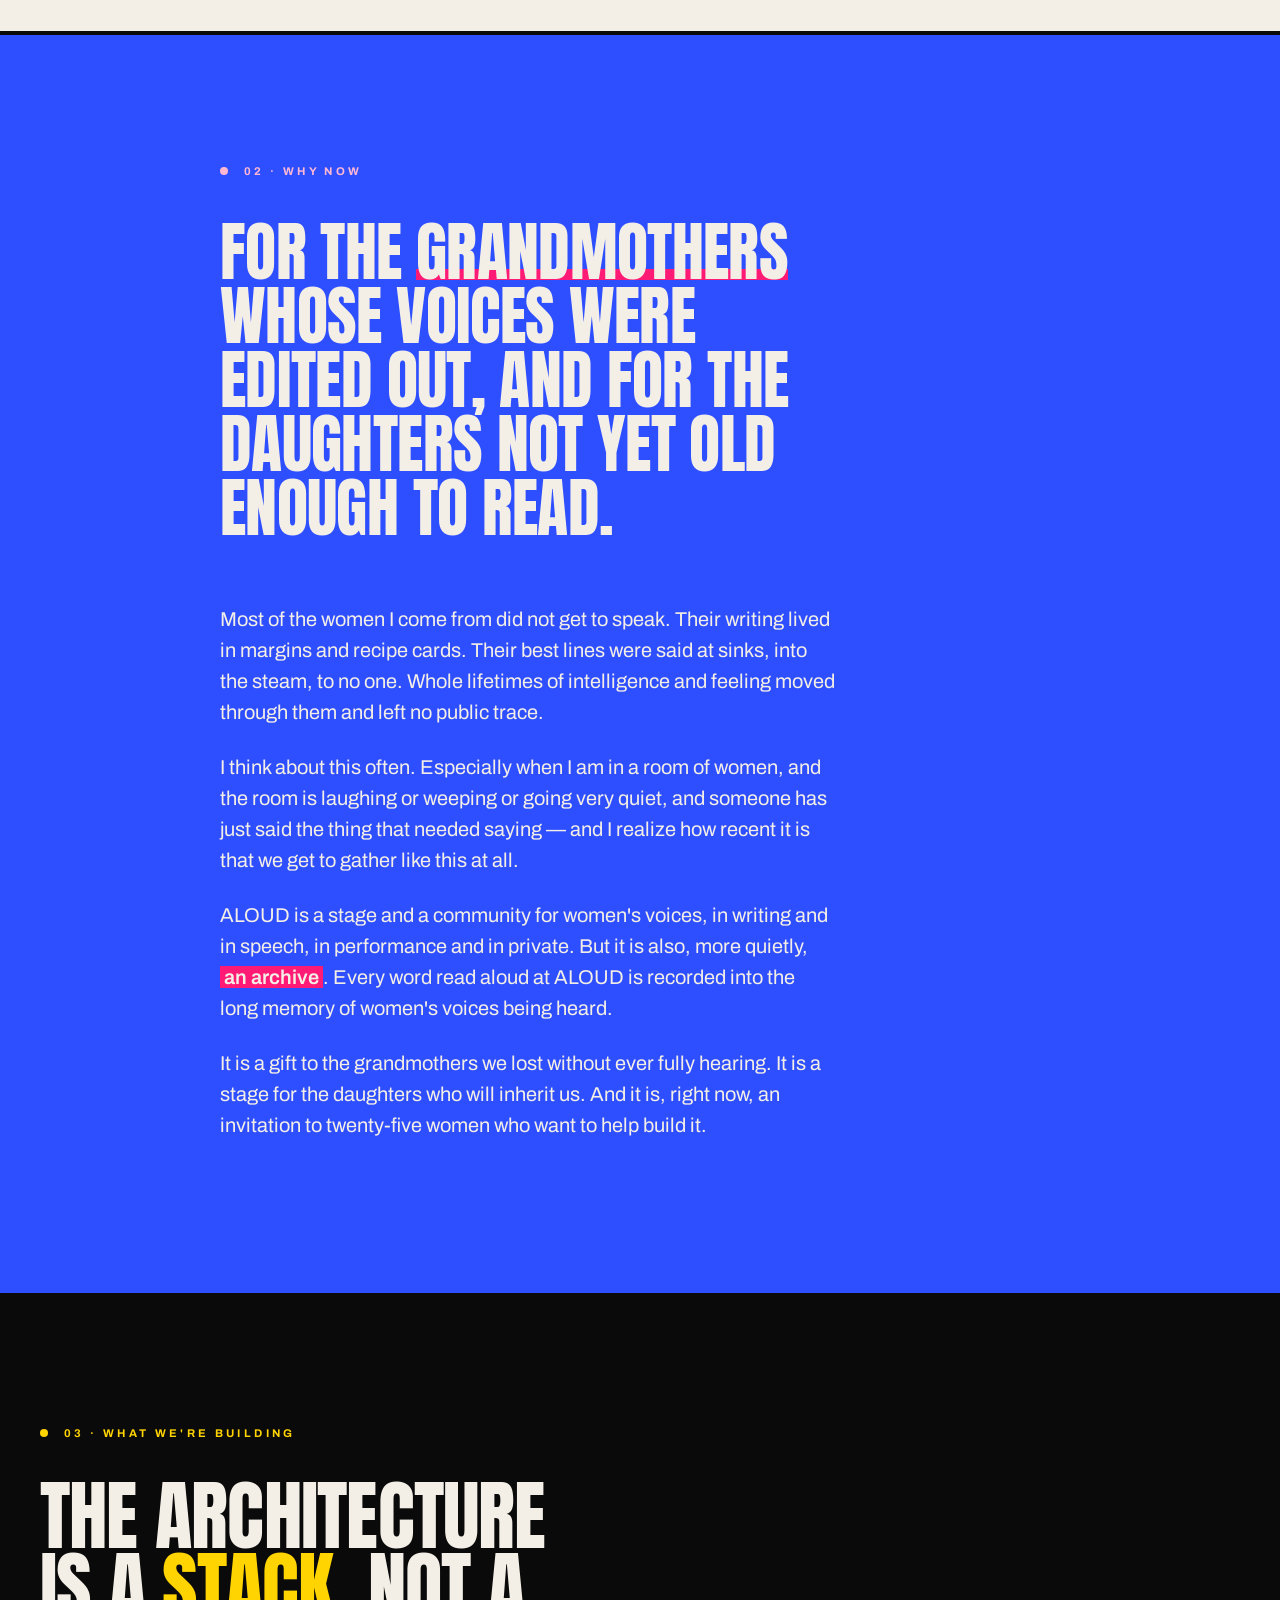
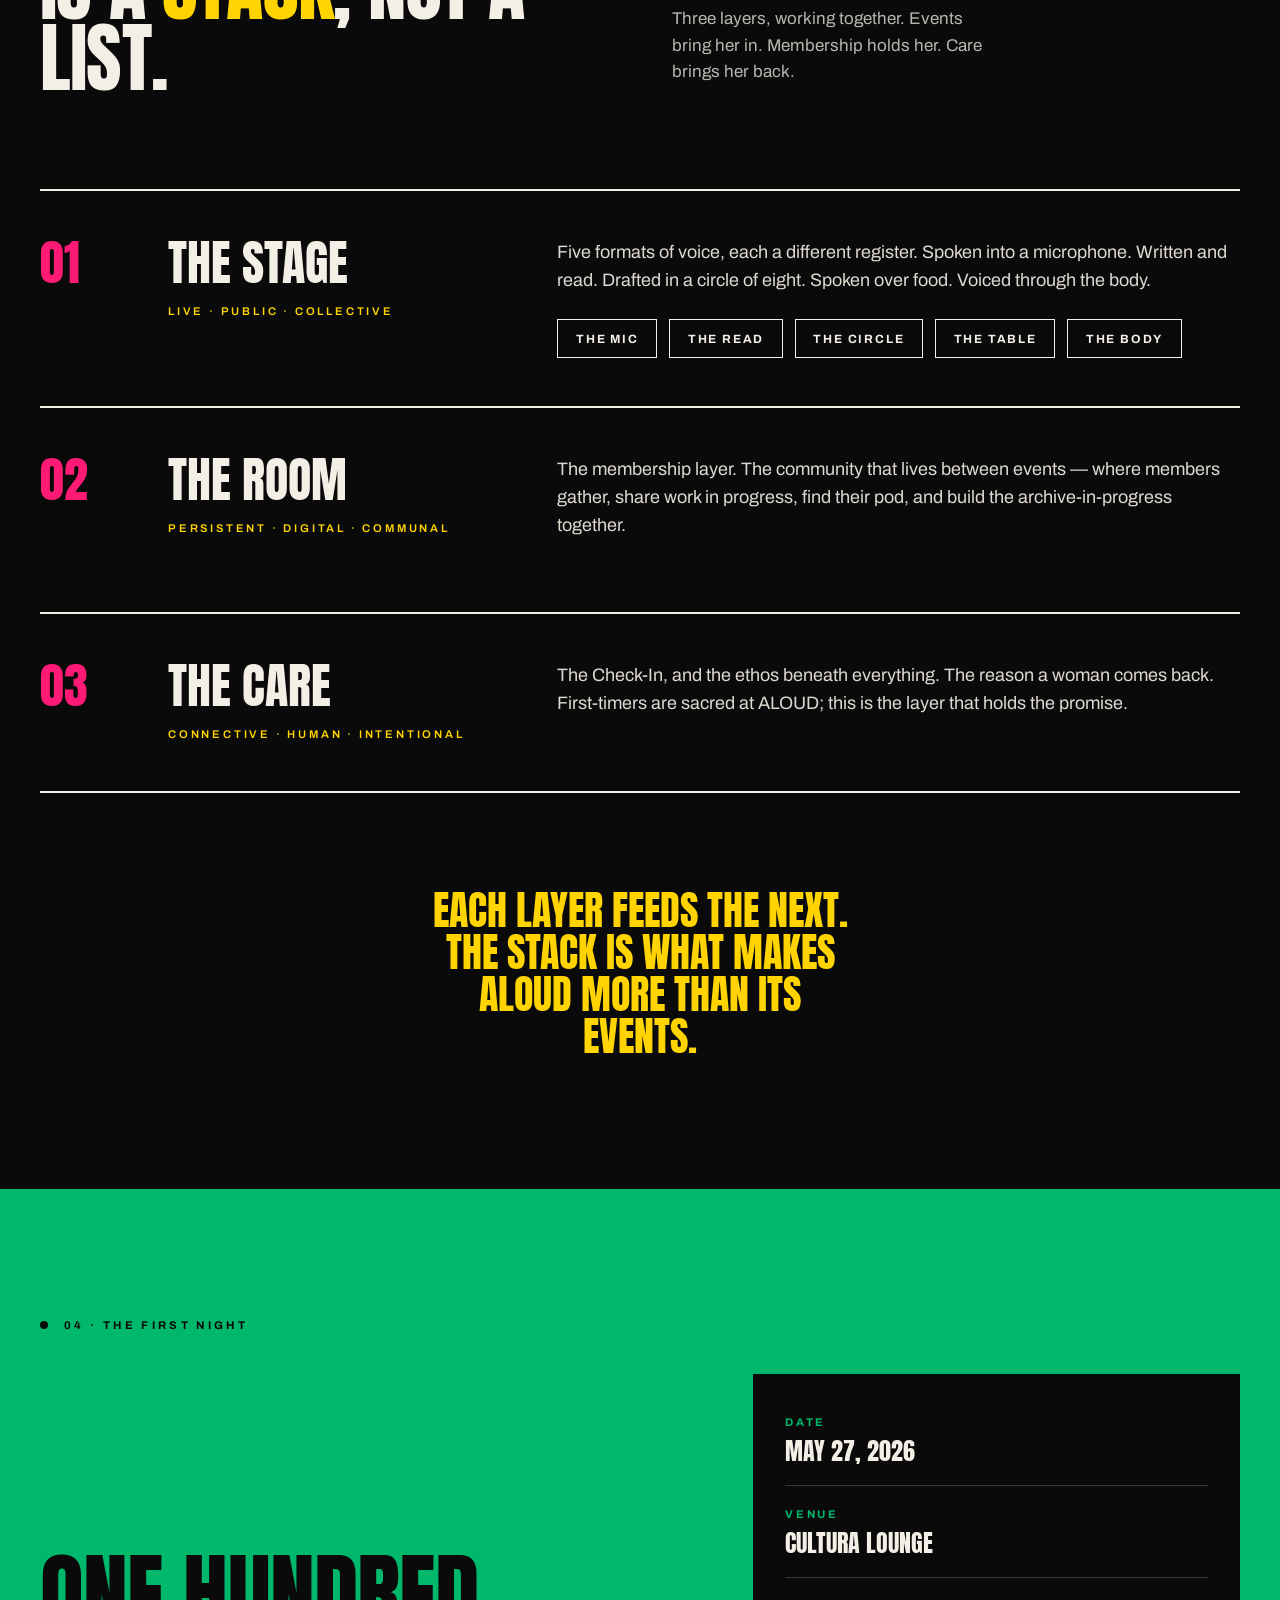
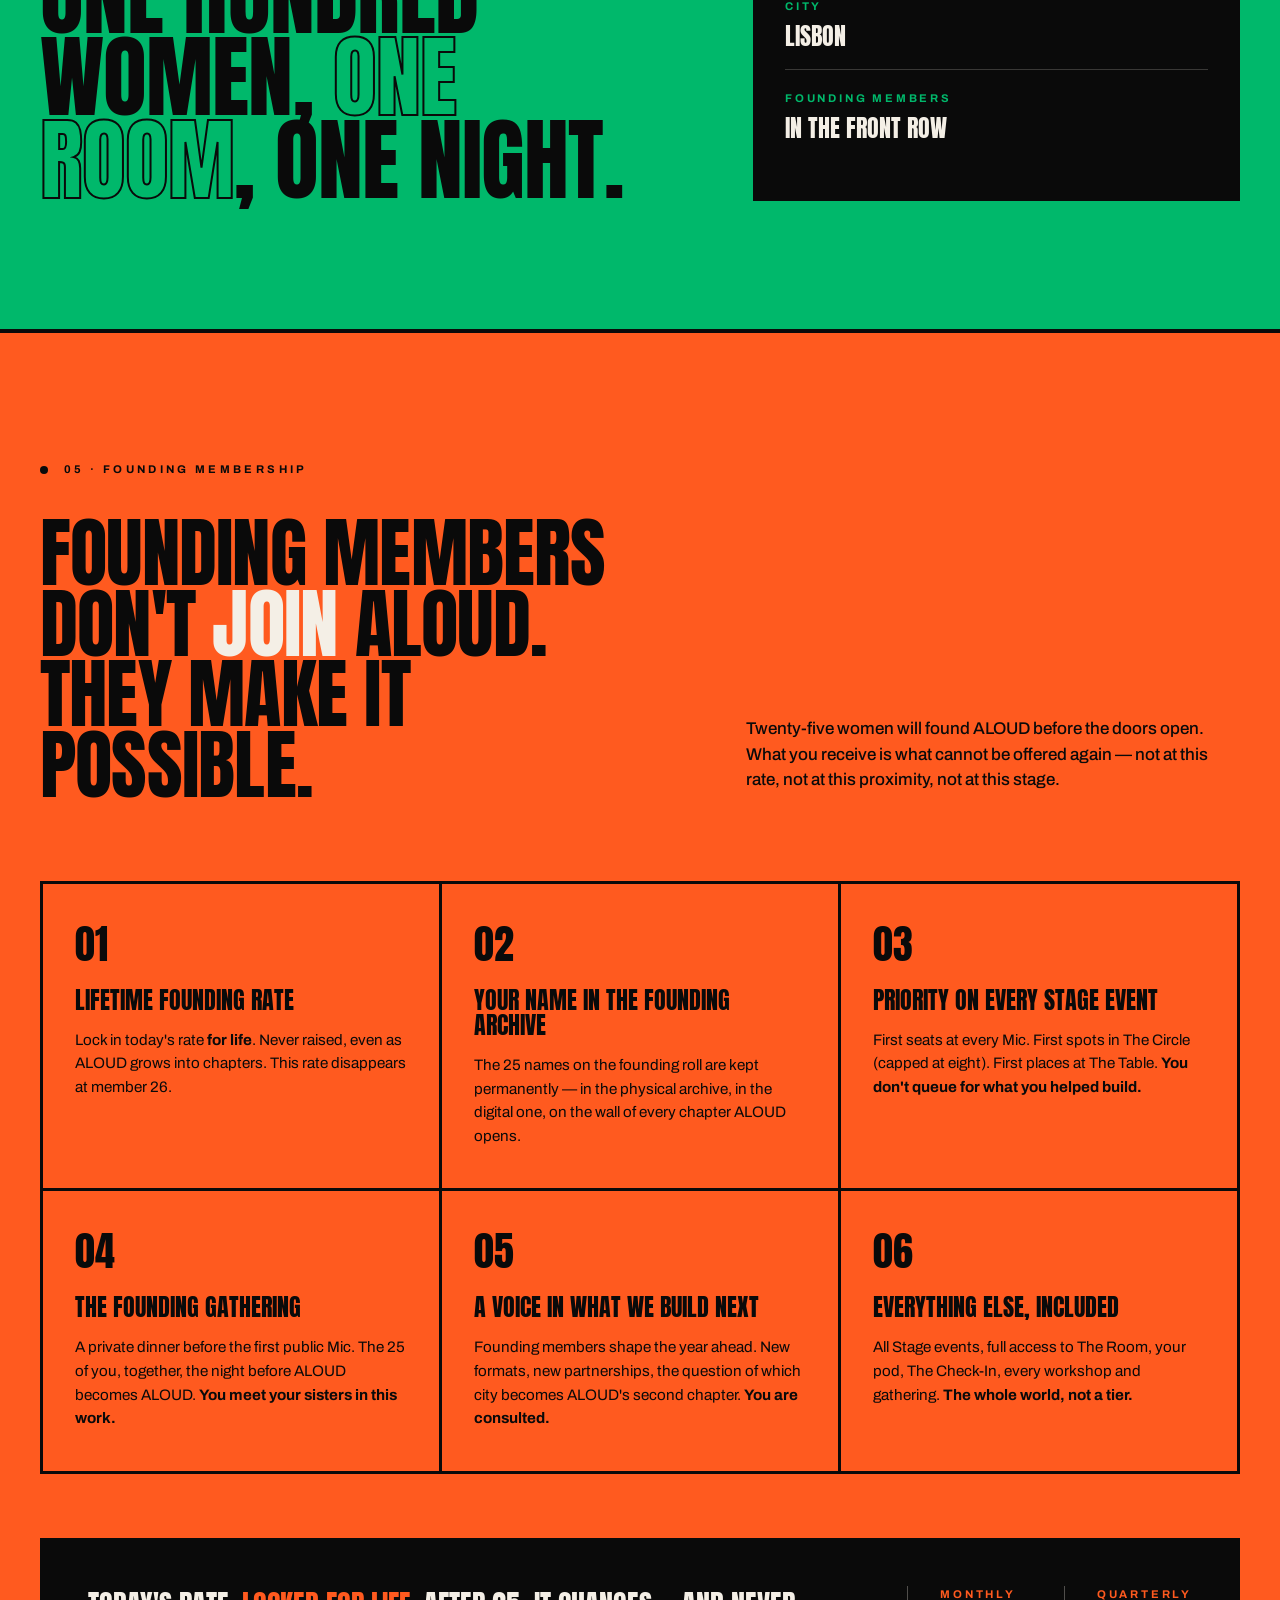
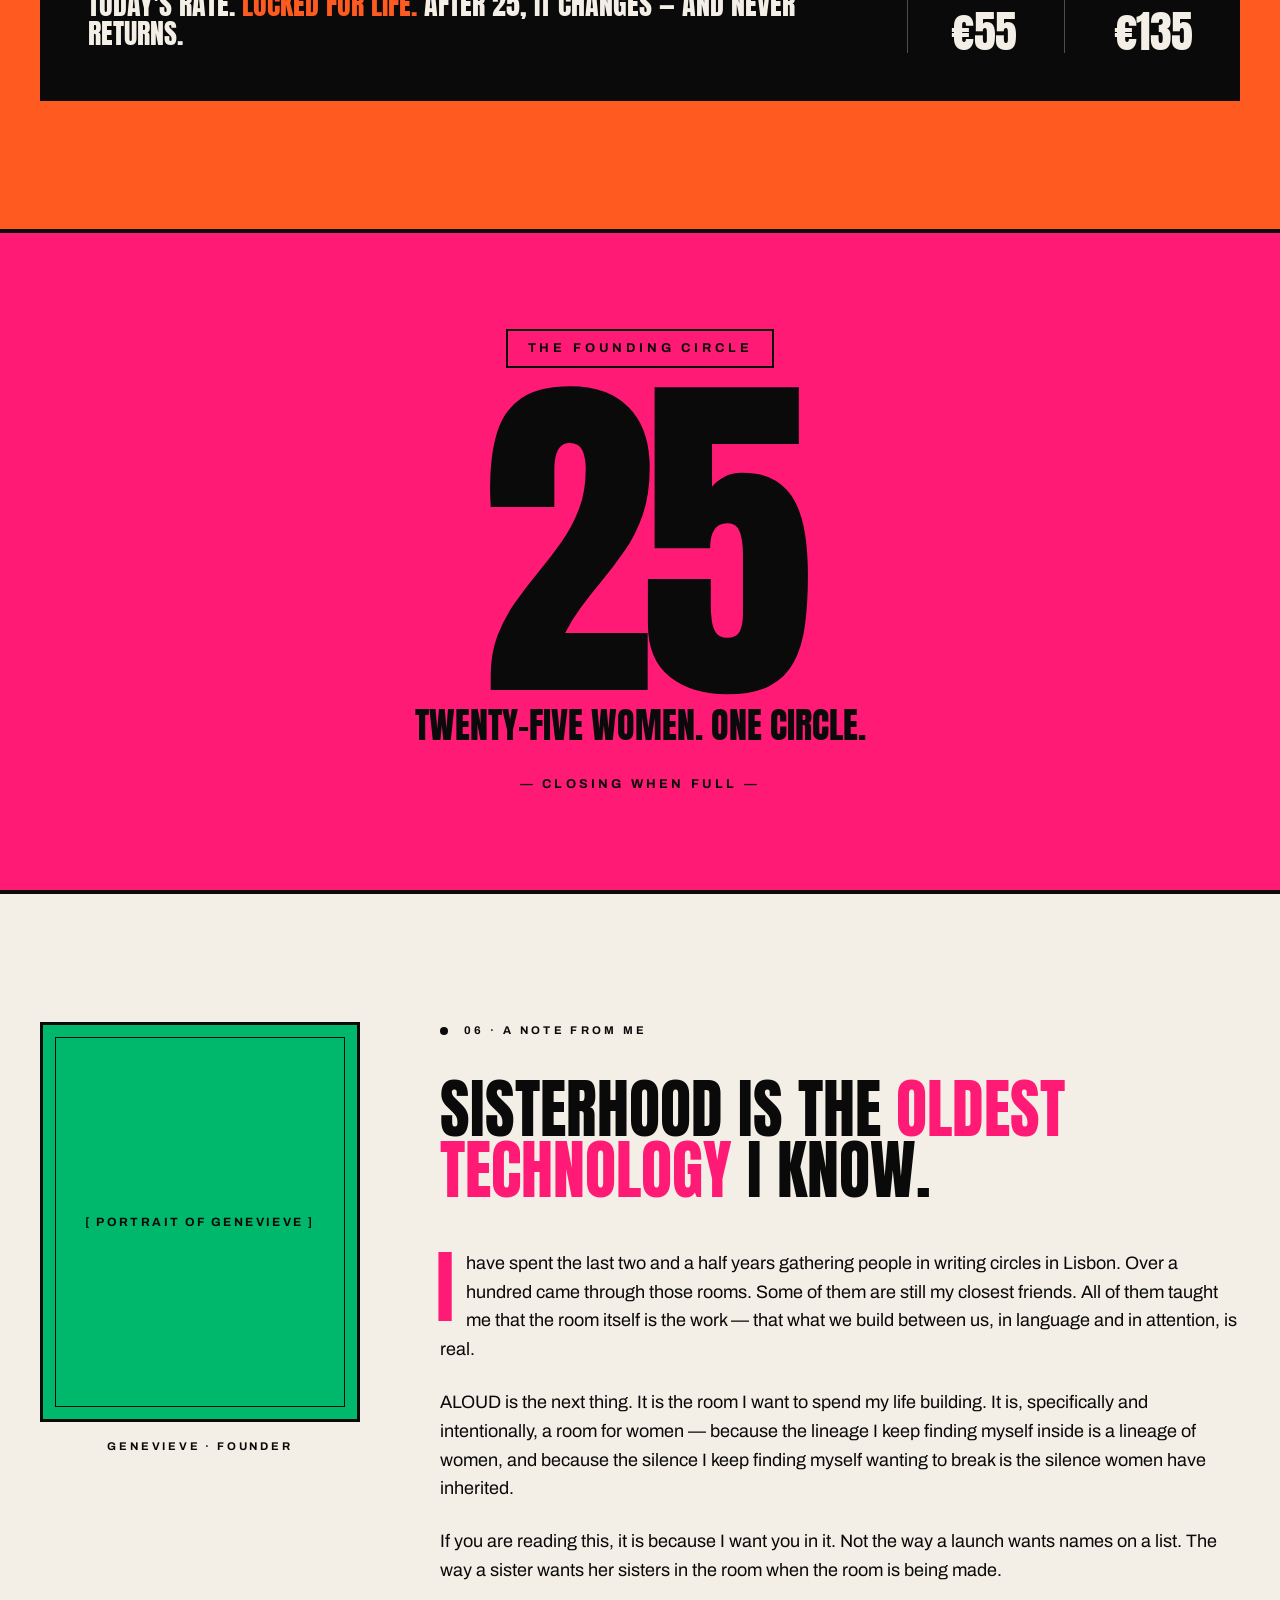
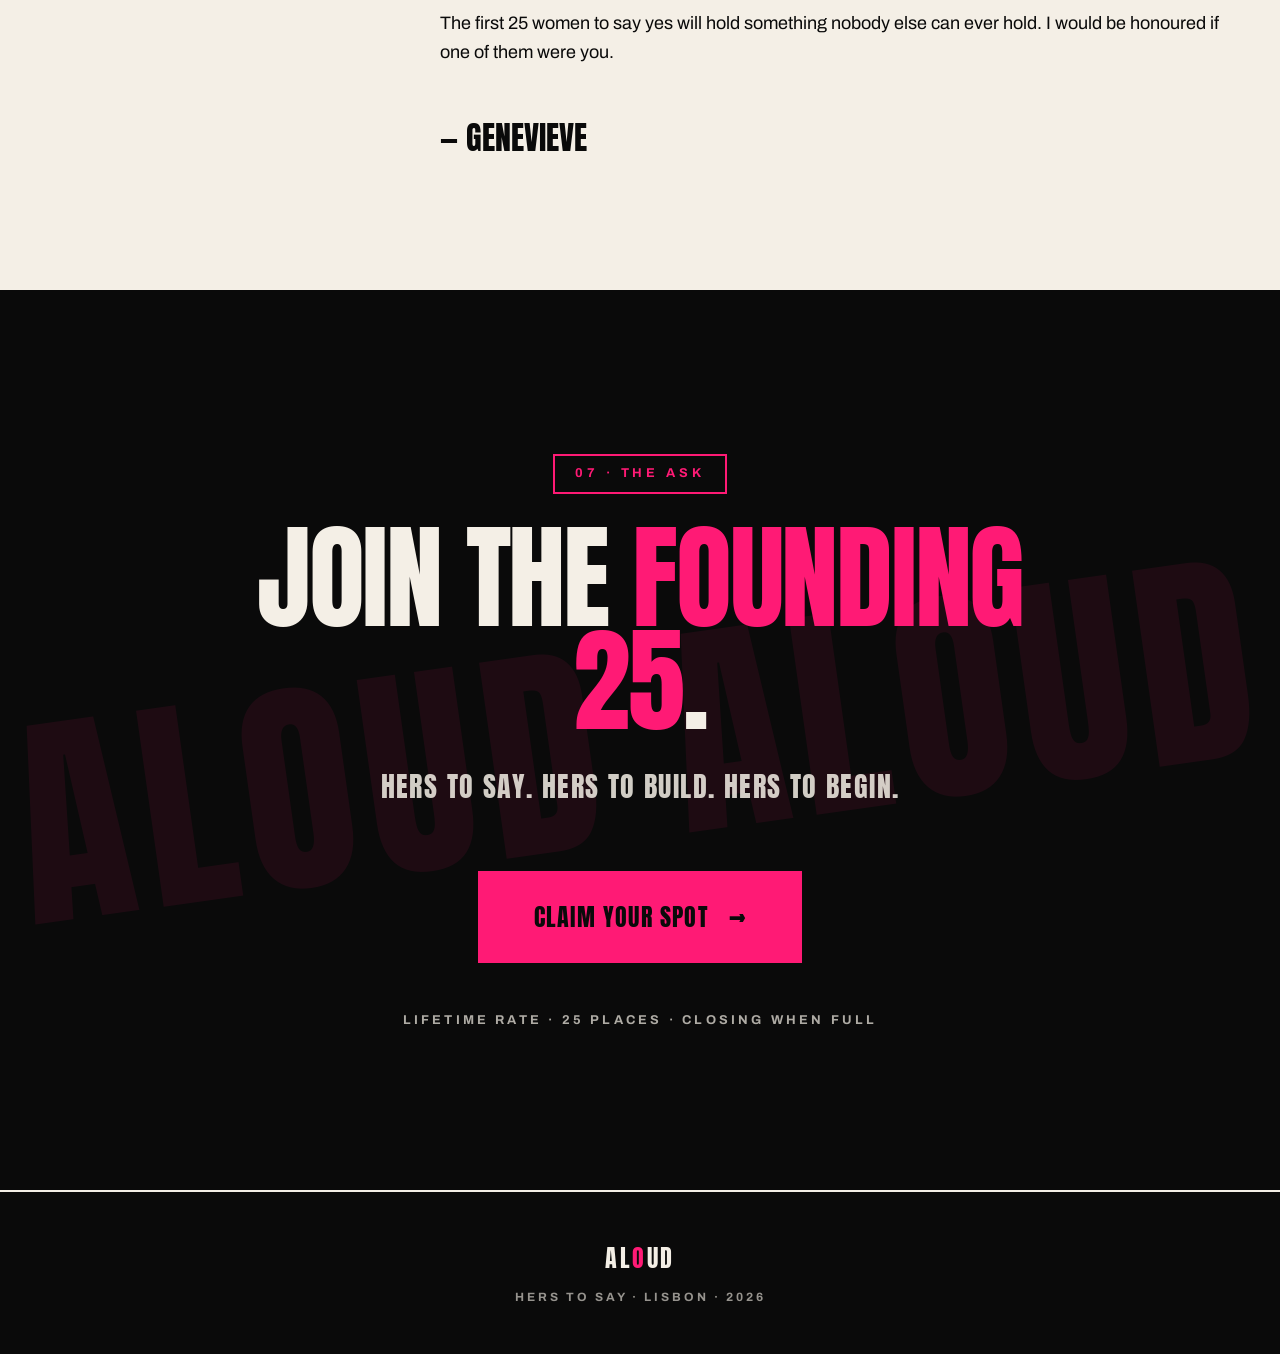
<file: uploads/aloud-founding-members.html>
<!DOCTYPE html>
<html lang="en">
<head>
<meta charset="UTF-8">
<meta name="viewport" content="width=device-width, initial-scale=1.0">
<meta name="robots" content="noindex, nofollow">
<title>ALOUD — The Founding 25</title>
<link rel="preconnect" href="https://fonts.googleapis.com">
<link rel="preconnect" href="https://fonts.gstatic.com" crossorigin>
<link href="https://fonts.googleapis.com/css2?family=Archivo:wght@400;500;600;700;800;900&family=Anton&display=swap" rel="stylesheet">
<style>
  :root {
    --black: #0A0A0A;
    --cream: #F4EFE6;
    --pink: #FF1A75;
    --pink-light: #FFB8D4;
    --blue: #2E4FFF;
    --green: #00B86B;
    --orange: #FF5A1F;
    --yellow: #FFD400;
    --display: 'Anton', 'Archivo Black', sans-serif;
    --body: 'Archivo', -apple-system, sans-serif;
  }

  * { margin: 0; padding: 0; box-sizing: border-box; }

  html { scroll-behavior: smooth; }

  body {
    font-family: var(--body);
    background: var(--cream);
    color: var(--black);
    line-height: 1.5;
    -webkit-font-smoothing: antialiased;
    overflow-x: hidden;
  }

  .container {
    max-width: 1280px;
    margin: 0 auto;
    padding: 0 2.5rem;
    position: relative;
  }

  .container-narrow {
    max-width: 920px;
    margin: 0 auto;
    padding: 0 2.5rem;
    position: relative;
  }

  /* ============ NAVIGATION ============ */
  nav {
    background: var(--black);
    color: var(--cream);
    padding: 1.25rem 2.5rem;
    display: flex;
    justify-content: space-between;
    align-items: center;
    position: sticky;
    top: 0;
    z-index: 100;
  }

  .wordmark {
    font-family: var(--display);
    font-weight: 400;
    font-size: 1.75rem;
    letter-spacing: 0.08em;
    color: var(--cream);
    line-height: 1;
  }

  .wordmark .o {
    display: inline-block;
    color: var(--pink);
    transform: scale(1.05);
  }

  .nav-meta {
    font-family: var(--body);
    font-size: 0.7rem;
    font-weight: 600;
    letter-spacing: 0.25em;
    text-transform: uppercase;
    padding: 0.5rem 1rem;
    border: 1.5px solid var(--pink);
    color: var(--pink);
  }

  /* ============ HERO ============ */
  .hero {
    background: var(--pink);
    color: var(--black);
    padding: 5rem 0 6rem;
    position: relative;
    overflow: hidden;
    border-bottom: 4px solid var(--black);
  }

  .hero-eyebrow {
    font-family: var(--body);
    font-size: 0.75rem;
    font-weight: 700;
    letter-spacing: 0.3em;
    text-transform: uppercase;
    color: var(--black);
    margin-bottom: 3rem;
    display: inline-block;
    padding: 0.5rem 1rem;
    background: var(--cream);
  }

  .hero-line {
    font-family: var(--display);
    font-weight: 400;
    font-size: clamp(3rem, 9vw, 8rem);
    line-height: 0.92;
    letter-spacing: -0.01em;
    color: var(--black);
    text-transform: uppercase;
  }

  .hero-line .accent {
    color: var(--cream);
    -webkit-text-stroke: 2px var(--black);
  }

  .hero-meta {
    margin-top: 4rem;
    display: flex;
    justify-content: space-between;
    align-items: flex-end;
    flex-wrap: wrap;
    gap: 2rem;
    border-top: 2px solid var(--black);
    padding-top: 2rem;
  }

  .hero-meta-item {
    font-family: var(--body);
    font-size: 0.8rem;
    font-weight: 600;
    letter-spacing: 0.15em;
    text-transform: uppercase;
    color: var(--black);
  }

  .hero-meta-item strong {
    display: block;
    font-family: var(--display);
    font-weight: 400;
    font-size: 1.5rem;
    letter-spacing: 0;
    text-transform: none;
    margin-top: 0.25rem;
  }

  /* ============ MARQUEE ============ */
  .marquee {
    background: var(--yellow);
    color: var(--black);
    padding: 1.25rem 0;
    overflow: hidden;
    border-bottom: 4px solid var(--black);
  }

  .marquee-track {
    display: flex;
    gap: 3rem;
    animation: marquee 30s linear infinite;
    white-space: nowrap;
    font-family: var(--display);
    font-weight: 400;
    font-size: 1.5rem;
    letter-spacing: 0.05em;
    text-transform: uppercase;
  }

  .marquee-track span {
    display: inline-flex;
    align-items: center;
    gap: 3rem;
    flex-shrink: 0;
  }

  .marquee-dot {
    width: 12px;
    height: 12px;
    background: var(--pink);
    border-radius: 50%;
    display: inline-block;
  }

  @keyframes marquee {
    from { transform: translateX(0); }
    to { transform: translateX(-50%); }
  }

  /* ============ SECTION LABEL ============ */
  .section-label {
    font-family: var(--body);
    font-size: 0.7rem;
    font-weight: 700;
    letter-spacing: 0.3em;
    text-transform: uppercase;
    margin-bottom: 2.5rem;
    display: flex;
    align-items: center;
    gap: 1rem;
  }

  .section-label .dot {
    width: 8px;
    height: 8px;
    border-radius: 50%;
    background: currentColor;
    display: inline-block;
  }

  /* ============ INVITATION ============ */
  .invitation {
    background: var(--cream);
    color: var(--black);
    padding: 7rem 0;
    border-bottom: 4px solid var(--black);
  }

  .invitation-text {
    font-family: var(--display);
    font-weight: 400;
    font-size: clamp(2rem, 5.5vw, 4.5rem);
    line-height: 1;
    letter-spacing: -0.01em;
    text-transform: uppercase;
  }

  .invitation-text .highlight {
    background: var(--pink);
    color: var(--cream);
    padding: 0 0.3em;
    display: inline-block;
    transform: rotate(-1deg);
    margin: 0 0.1em;
  }

  /* ============ THE WHY ============ */
  .why {
    background: var(--blue);
    color: var(--cream);
    padding: 8rem 0;
    border-bottom: 4px solid var(--black);
    position: relative;
    overflow: hidden;
  }

  .why .section-label {
    color: var(--pink-light);
  }

  .letter-heading {
    font-family: var(--display);
    font-weight: 400;
    font-size: clamp(2rem, 5vw, 4rem);
    line-height: 1;
    letter-spacing: -0.01em;
    margin-bottom: 4rem;
    text-transform: uppercase;
    color: var(--cream);
    max-width: 18ch;
  }

  .letter-heading .underline {
    position: relative;
    display: inline-block;
  }

  .letter-heading .underline::after {
    content: '';
    position: absolute;
    bottom: 0.05em;
    left: 0;
    right: 0;
    height: 0.18em;
    background: var(--pink);
    z-index: -1;
  }

  .letter-body {
    font-family: var(--body);
    font-weight: 400;
    font-size: 1.25rem;
    line-height: 1.55;
    color: var(--cream);
    max-width: 56ch;
  }

  .letter-body p {
    margin-bottom: 1.5rem;
  }

  .letter-body strong {
    background: var(--pink);
    color: var(--cream);
    padding: 0 0.2em;
    font-weight: 600;
  }

  /* ============ THE STACK ============ */
  .stack {
    background: var(--black);
    color: var(--cream);
    padding: 8rem 0;
    border-bottom: 4px solid var(--black);
  }

  .stack .section-label {
    color: var(--yellow);
  }

  .stack-intro {
    margin-bottom: 6rem;
    display: grid;
    grid-template-columns: 1fr 1fr;
    gap: 4rem;
    align-items: end;
  }

  .stack-heading {
    font-family: var(--display);
    font-weight: 400;
    font-size: clamp(2.5rem, 6vw, 5.5rem);
    line-height: 0.92;
    letter-spacing: -0.01em;
    color: var(--cream);
    text-transform: uppercase;
  }

  .stack-heading .yellow {
    color: var(--yellow);
  }

  .stack-sub {
    font-family: var(--body);
    font-size: 1.0625rem;
    line-height: 1.55;
    color: var(--cream);
    opacity: 0.75;
    max-width: 32ch;
    padding-bottom: 0.5rem;
  }

  .stack-layers {
    display: flex;
    flex-direction: column;
    gap: 0;
  }

  .layer {
    display: grid;
    grid-template-columns: 80px 1fr 2fr;
    gap: 3rem;
    padding: 3rem 0;
    border-top: 2px solid var(--cream);
    align-items: start;
  }

  .layer:last-child {
    border-bottom: 2px solid var(--cream);
  }

  .layer-num {
    font-family: var(--display);
    font-weight: 400;
    font-size: 3rem;
    line-height: 1;
    color: var(--pink);
  }

  .layer-name {
    font-family: var(--display);
    font-weight: 400;
    font-size: clamp(2rem, 4vw, 3rem);
    color: var(--cream);
    line-height: 1;
    text-transform: uppercase;
  }

  .layer-descriptor {
    font-family: var(--body);
    font-weight: 600;
    font-size: 0.7rem;
    letter-spacing: 0.25em;
    color: var(--yellow);
    margin-top: 1rem;
    text-transform: uppercase;
  }

  .layer-content p {
    font-family: var(--body);
    font-weight: 400;
    font-size: 1.125rem;
    line-height: 1.55;
    color: var(--cream);
    margin-bottom: 1.5rem;
    opacity: 0.9;
  }

  .programs {
    display: flex;
    flex-wrap: wrap;
    gap: 0.75rem;
    margin-top: 1.5rem;
  }

  .program {
    font-family: var(--body);
    font-size: 0.75rem;
    font-weight: 700;
    letter-spacing: 0.15em;
    text-transform: uppercase;
    color: var(--cream);
    padding: 0.6rem 1.1rem;
    border: 1.5px solid var(--cream);
    transition: all 0.2s ease;
  }

  .program:hover {
    background: var(--pink);
    border-color: var(--pink);
  }

  .stack-closer {
    margin-top: 6rem;
    font-family: var(--display);
    font-weight: 400;
    font-size: clamp(1.5rem, 3.5vw, 2.5rem);
    line-height: 1.05;
    color: var(--yellow);
    text-transform: uppercase;
    text-align: center;
    max-width: 22ch;
    margin-left: auto;
    margin-right: auto;
  }

  /* ============ FIRST MIC ============ */
  .first-mic {
    background: var(--green);
    color: var(--black);
    padding: 8rem 0;
    border-bottom: 4px solid var(--black);
  }

  .first-mic .section-label {
    color: var(--black);
  }

  .mic-grid {
    display: grid;
    grid-template-columns: 1.3fr 1fr;
    gap: 5rem;
    align-items: end;
  }

  .mic-heading {
    font-family: var(--display);
    font-weight: 400;
    font-size: clamp(2.5rem, 7vw, 6rem);
    line-height: 0.92;
    letter-spacing: -0.01em;
    color: var(--black);
    text-transform: uppercase;
  }

  .mic-heading .stroke {
    -webkit-text-stroke: 2px var(--black);
    color: transparent;
  }

  .mic-details {
    background: var(--black);
    color: var(--cream);
    padding: 2.5rem 2rem;
  }

  .mic-detail {
    padding: 1.25rem 0;
    border-bottom: 1px solid rgba(244, 239, 230, 0.2);
  }

  .mic-detail:last-child { border-bottom: none; }
  .mic-detail:first-child { padding-top: 0; }

  .mic-detail-label {
    font-family: var(--body);
    font-size: 0.7rem;
    font-weight: 700;
    letter-spacing: 0.25em;
    text-transform: uppercase;
    color: var(--green);
    margin-bottom: 0.5rem;
  }

  .mic-detail-value {
    font-family: var(--display);
    font-weight: 400;
    font-size: 1.5rem;
    color: var(--cream);
    text-transform: uppercase;
    line-height: 1.1;
  }

  /* ============ FOUNDING MEMBERSHIP ============ */
  .founding {
    background: var(--orange);
    color: var(--black);
    padding: 8rem 0;
    border-bottom: 4px solid var(--black);
  }

  .founding .section-label {
    color: var(--black);
  }

  .founding-intro {
    margin-bottom: 5rem;
    display: grid;
    grid-template-columns: 1.3fr 1fr;
    gap: 4rem;
    align-items: end;
  }

  .founding-heading {
    font-family: var(--display);
    font-weight: 400;
    font-size: clamp(2.5rem, 6vw, 5rem);
    line-height: 0.92;
    letter-spacing: -0.01em;
    color: var(--black);
    text-transform: uppercase;
  }

  .founding-heading .cream {
    color: var(--cream);
  }

  .founding-lead {
    font-family: var(--body);
    font-weight: 500;
    font-size: 1.0625rem;
    line-height: 1.5;
    color: var(--black);
    padding-bottom: 0.5rem;
  }

  .benefits {
    display: grid;
    grid-template-columns: repeat(3, 1fr);
    gap: 0;
    border-top: 3px solid var(--black);
    border-left: 3px solid var(--black);
  }

  .benefit {
    padding: 2.5rem 2rem;
    border-right: 3px solid var(--black);
    border-bottom: 3px solid var(--black);
    background: var(--orange);
    transition: background 0.3s ease;
  }

  .benefit:hover {
    background: var(--cream);
  }

  .benefit-num {
    font-family: var(--display);
    font-weight: 400;
    font-size: 2.5rem;
    line-height: 1;
    color: var(--black);
    margin-bottom: 1.5rem;
  }

  .benefit-title {
    font-family: var(--display);
    font-weight: 400;
    font-size: 1.5rem;
    line-height: 1.05;
    color: var(--black);
    margin-bottom: 1rem;
    text-transform: uppercase;
  }

  .benefit-desc {
    font-family: var(--body);
    font-weight: 400;
    font-size: 0.95rem;
    line-height: 1.55;
    color: var(--black);
  }

  .benefit-desc strong {
    font-weight: 700;
  }

  .pricing-callout {
    margin-top: 4rem;
    background: var(--black);
    color: var(--cream);
    padding: 3rem;
    display: grid;
    grid-template-columns: 1fr auto auto;
    align-items: center;
    gap: 3rem;
  }

  .pricing-text {
    font-family: var(--display);
    font-weight: 400;
    font-size: clamp(1.25rem, 2.5vw, 1.75rem);
    line-height: 1.05;
    color: var(--cream);
    text-transform: uppercase;
  }

  .pricing-text .accent { color: var(--orange); }

  .price-block {
    text-align: right;
    border-left: 1.5px solid rgba(244, 239, 230, 0.3);
    padding-left: 2rem;
  }

  .price-label {
    font-family: var(--body);
    font-size: 0.7rem;
    font-weight: 700;
    letter-spacing: 0.25em;
    text-transform: uppercase;
    color: var(--orange);
    margin-bottom: 0.4rem;
  }

  .price-value {
    font-family: var(--display);
    font-weight: 400;
    font-size: 2.75rem;
    color: var(--cream);
    letter-spacing: -0.02em;
    line-height: 1;
  }

  /* ============ THE NUMBER ============ */
  .number-section {
    background: var(--pink);
    color: var(--black);
    padding: 6rem 0;
    text-align: center;
    border-bottom: 4px solid var(--black);
    overflow: hidden;
  }

  .number-eyebrow {
    font-family: var(--body);
    font-size: 0.8rem;
    font-weight: 700;
    letter-spacing: 0.3em;
    text-transform: uppercase;
    color: var(--black);
    margin-bottom: 1.5rem;
    display: inline-block;
    padding: 0.5rem 1.25rem;
    border: 2px solid var(--black);
  }

  .number-display {
    font-family: var(--display);
    font-weight: 400;
    font-size: clamp(10rem, 28vw, 22rem);
    line-height: 0.85;
    letter-spacing: -0.04em;
    color: var(--black);
  }

  .number-caption {
    margin-top: 1rem;
    font-family: var(--display);
    font-weight: 400;
    font-size: clamp(1.5rem, 3vw, 2.25rem);
    color: var(--black);
    text-transform: uppercase;
    line-height: 1;
  }

  .number-remaining {
    margin-top: 2rem;
    font-family: var(--body);
    font-size: 0.8rem;
    font-weight: 700;
    letter-spacing: 0.25em;
    text-transform: uppercase;
    color: var(--black);
  }

  /* ============ PERSONAL NOTE ============ */
  .note {
    background: var(--cream);
    color: var(--black);
    padding: 8rem 0;
    border-bottom: 4px solid var(--black);
  }

  .note-grid {
    display: grid;
    grid-template-columns: 320px 1fr;
    gap: 5rem;
    align-items: start;
  }

  .note-portrait-wrap {
    position: sticky;
    top: 6rem;
  }

  .note-portrait {
    aspect-ratio: 4/5;
    background: var(--green);
    border: 3px solid var(--black);
    display: flex;
    align-items: center;
    justify-content: center;
    color: var(--black);
    font-family: var(--body);
    font-size: 0.75rem;
    font-weight: 700;
    letter-spacing: 0.2em;
    text-transform: uppercase;
    padding: 2rem;
    text-align: center;
    position: relative;
  }

  .note-portrait::before {
    content: '';
    position: absolute;
    inset: 12px;
    border: 1.5px solid var(--black);
    pointer-events: none;
  }

  .note-portrait-caption {
    margin-top: 1rem;
    font-family: var(--body);
    font-size: 0.7rem;
    font-weight: 700;
    letter-spacing: 0.25em;
    text-transform: uppercase;
    color: var(--black);
    text-align: center;
  }

  .note-heading {
    font-family: var(--display);
    font-weight: 400;
    font-size: clamp(2rem, 5vw, 4rem);
    line-height: 0.95;
    color: var(--black);
    margin-bottom: 3rem;
    text-transform: uppercase;
  }

  .note-heading .pink {
    color: var(--pink);
  }

  .note-body {
    font-family: var(--body);
    font-weight: 400;
    font-size: 1.125rem;
    line-height: 1.6;
    color: var(--black);
  }

  .note-body p {
    margin-bottom: 1.5rem;
  }

  .note-body p:first-child::first-letter {
    font-family: var(--display);
    font-weight: 400;
    font-size: 5rem;
    line-height: 0.85;
    float: left;
    margin: 0.05em 0.15em 0 -0.05em;
    color: var(--pink);
  }

  .note-signature {
    margin-top: 3rem;
    font-family: var(--display);
    font-weight: 400;
    font-size: 2rem;
    color: var(--black);
    text-transform: uppercase;
  }

  /* ============ THE ASK ============ */
  .ask {
    background: var(--black);
    color: var(--cream);
    padding: 10rem 0;
    text-align: center;
    position: relative;
    overflow: hidden;
  }

  .ask::before {
    content: 'ALOUD ALOUD ALOUD ALOUD ALOUD ALOUD';
    position: absolute;
    top: 50%;
    left: 50%;
    transform: translate(-50%, -50%) rotate(-8deg);
    white-space: nowrap;
    font-family: var(--display);
    font-size: 18vw;
    color: var(--pink);
    opacity: 0.08;
    letter-spacing: 0.05em;
    pointer-events: none;
    line-height: 1;
  }

  .ask-content {
    position: relative;
    z-index: 2;
  }

  .ask-eyebrow {
    font-family: var(--body);
    font-size: 0.8rem;
    font-weight: 700;
    letter-spacing: 0.3em;
    text-transform: uppercase;
    color: var(--pink);
    margin-bottom: 2rem;
    display: inline-block;
    padding: 0.5rem 1.25rem;
    border: 2px solid var(--pink);
  }

  .ask-heading {
    font-family: var(--display);
    font-weight: 400;
    font-size: clamp(3rem, 9vw, 8rem);
    line-height: 0.9;
    letter-spacing: -0.02em;
    color: var(--cream);
    margin-bottom: 2rem;
    text-transform: uppercase;
  }

  .ask-heading .pink {
    color: var(--pink);
  }

  .ask-sub {
    font-family: var(--display);
    font-weight: 400;
    font-size: clamp(1.25rem, 2.5vw, 1.75rem);
    color: var(--cream);
    margin-bottom: 4rem;
    text-transform: uppercase;
    letter-spacing: 0.05em;
    opacity: 0.85;
  }

  .cta-button {
    display: inline-flex;
    align-items: center;
    gap: 1.25rem;
    background: var(--pink);
    color: var(--black);
    padding: 1.75rem 3.5rem;
    font-family: var(--display);
    font-weight: 400;
    font-size: 1.5rem;
    letter-spacing: 0.05em;
    text-transform: uppercase;
    text-decoration: none;
    cursor: pointer;
    transition: all 0.25s ease;
  }

  .cta-button:hover {
    background: var(--cream);
    transform: translate(-3px, -3px);
    box-shadow: 6px 6px 0 var(--pink);
  }

  .cta-button::after {
    content: '→';
    transition: transform 0.25s ease;
    font-size: 1.5rem;
    line-height: 1;
  }

  .cta-button:hover::after {
    transform: translateX(6px);
  }

  .ask-fineprint {
    margin-top: 3rem;
    font-family: var(--body);
    font-size: 0.8rem;
    font-weight: 700;
    letter-spacing: 0.25em;
    text-transform: uppercase;
    color: var(--cream);
    opacity: 0.7;
  }

  /* ============ FOOTER ============ */
  footer {
    padding: 3rem 0;
    background: var(--black);
    color: var(--cream);
    text-align: center;
    border-top: 2px solid var(--cream);
  }

  .footer-mark {
    font-family: var(--display);
    font-weight: 400;
    font-size: 1.5rem;
    letter-spacing: 0.1em;
    color: var(--cream);
  }

  .footer-mark .o {
    color: var(--pink);
  }

  .footer-tag {
    margin-top: 0.75rem;
    font-family: var(--body);
    font-size: 0.75rem;
    font-weight: 700;
    letter-spacing: 0.25em;
    text-transform: uppercase;
    color: var(--cream);
    opacity: 0.6;
  }

  /* ============ ANIMATIONS ============ */
  .reveal {
    opacity: 0;
    transform: translateY(30px);
    transition: opacity 0.9s ease, transform 0.9s ease;
  }

  .reveal.visible {
    opacity: 1;
    transform: translateY(0);
  }

  /* ============ RESPONSIVE ============ */
  @media (max-width: 900px) {
    .container, .container-narrow, nav {
      padding-left: 1.25rem;
      padding-right: 1.25rem;
    }

    .hero { padding: 3rem 0 4rem; }
    .invitation, .why, .stack, .first-mic, .founding, .note, .ask {
      padding: 4.5rem 0;
    }

    .stack-intro,
    .mic-grid,
    .founding-intro,
    .note-grid {
      grid-template-columns: 1fr;
      gap: 2rem;
    }

    .layer {
      grid-template-columns: 1fr;
      gap: 1.5rem;
      padding: 2.5rem 0;
    }

    .layer-num { font-size: 2.5rem; }

    .benefits {
      grid-template-columns: 1fr;
    }

    .pricing-callout {
      grid-template-columns: 1fr;
      padding: 2rem;
      gap: 2rem;
    }

    .price-block {
      text-align: left;
      border-left: none;
      padding-left: 0;
      border-top: 1.5px solid rgba(244, 239, 230, 0.3);
      padding-top: 1.5rem;
    }

    .note-portrait-wrap {
      position: static;
      max-width: 280px;
    }

    .marquee-track { font-size: 1.125rem; gap: 2rem; }
    .marquee-track span { gap: 2rem; }

    .nav-meta { display: none; }
  }
</style>
</head>
<body>

<nav>
  <div class="wordmark">AL<span class="o">O</span>UD</div>
  <div class="nav-meta">Founding Circle · Private</div>
</nav>

<!-- ============ HERO ============ -->
<section class="hero">
  <div class="container">
    <div class="hero-eyebrow">Before the doors open</div>
    <h1 class="hero-line">
      A woman speaking <span class="accent">out loud</span> is an act of memory and an act of future-making at once.
    </h1>
    <div class="hero-meta">
      <div class="hero-meta-item">Project<strong>ALOUD</strong></div>
      <div class="hero-meta-item">Phase<strong>Founding 25</strong></div>
      <div class="hero-meta-item">Location<strong>Lisbon</strong></div>
      <div class="hero-meta-item">Status<strong>Open</strong></div>
    </div>
  </div>
</section>

<!-- ============ MARQUEE ============ -->
<div class="marquee">
  <div class="marquee-track">
    <span>Hers to say <span class="marquee-dot"></span> Hers to write <span class="marquee-dot"></span> Hers to read aloud <span class="marquee-dot"></span> Hers to begin <span class="marquee-dot"></span> Hers to remember <span class="marquee-dot"></span> Hers to build <span class="marquee-dot"></span></span>
    <span>Hers to say <span class="marquee-dot"></span> Hers to write <span class="marquee-dot"></span> Hers to read aloud <span class="marquee-dot"></span> Hers to begin <span class="marquee-dot"></span> Hers to remember <span class="marquee-dot"></span> Hers to build <span class="marquee-dot"></span></span>
  </div>
</div>

<!-- ============ INVITATION ============ -->
<section class="invitation">
  <div class="container-narrow">
    <div class="section-label"><span class="dot"></span> 01 · The invitation</div>
    <p class="invitation-text">
      ALOUD is launching in Lisbon. Before we open the doors,<span class="highlight">25 women</span>will found it with us — and shape what it becomes.
    </p>
  </div>
</section>

<!-- ============ THE WHY ============ -->
<section class="why">
  <div class="container-narrow">
    <div class="section-label"><span class="dot"></span> 02 · Why now</div>
    <h2 class="letter-heading">For the <span class="underline">grandmothers</span> whose voices were edited out, and for the daughters not yet old enough to read.</h2>
    <div class="letter-body">
      <p>Most of the women I come from did not get to speak. Their writing lived in margins and recipe cards. Their best lines were said at sinks, into the steam, to no one. Whole lifetimes of intelligence and feeling moved through them and left no public trace.</p>
      <p>I think about this often. Especially when I am in a room of women, and the room is laughing or weeping or going very quiet, and someone has just said the thing that needed saying — and I realize how recent it is that we get to gather like this at all.</p>
      <p>ALOUD is a stage and a community for women's voices, in writing and in speech, in performance and in private. But it is also, more quietly, <strong>an archive</strong>. Every word read aloud at ALOUD is recorded into the long memory of women's voices being heard.</p>
      <p>It is a gift to the grandmothers we lost without ever fully hearing. It is a stage for the daughters who will inherit us. And it is, right now, an invitation to twenty-five women who want to help build it.</p>
    </div>
  </div>
</section>

<!-- ============ THE STACK ============ -->
<section class="stack">
  <div class="container">
    <div class="section-label"><span class="dot"></span> 03 · What we're building</div>
    <div class="stack-intro">
      <h2 class="stack-heading">The architecture is a <span class="yellow">stack</span>, not a list.</h2>
      <p class="stack-sub">Three layers, working together. Events bring her in. Membership holds her. Care brings her back.</p>
    </div>

    <div class="stack-layers">

      <div class="layer">
        <div class="layer-num">01</div>
        <div>
          <div class="layer-name">The Stage</div>
          <div class="layer-descriptor">Live · Public · Collective</div>
        </div>
        <div class="layer-content">
          <p>Five formats of voice, each a different register. Spoken into a microphone. Written and read. Drafted in a circle of eight. Spoken over food. Voiced through the body.</p>
          <div class="programs">
            <span class="program">The Mic</span>
            <span class="program">The Read</span>
            <span class="program">The Circle</span>
            <span class="program">The Table</span>
            <span class="program">The Body</span>
          </div>
        </div>
      </div>

      <div class="layer">
        <div class="layer-num">02</div>
        <div>
          <div class="layer-name">The Room</div>
          <div class="layer-descriptor">Persistent · Digital · Communal</div>
        </div>
        <div class="layer-content">
          <p>The membership layer. The community that lives between events — where members gather, share work in progress, find their pod, and build the archive-in-progress together.</p>
        </div>
      </div>

      <div class="layer">
        <div class="layer-num">03</div>
        <div>
          <div class="layer-name">The Care</div>
          <div class="layer-descriptor">Connective · Human · Intentional</div>
        </div>
        <div class="layer-content">
          <p>The Check-In, and the ethos beneath everything. The reason a woman comes back. First-timers are sacred at ALOUD; this is the layer that holds the promise.</p>
        </div>
      </div>

    </div>

    <p class="stack-closer">Each layer feeds the next. The stack is what makes ALOUD more than its events.</p>
  </div>
</section>

<!-- ============ FIRST MIC ============ -->
<section class="first-mic">
  <div class="container">
    <div class="section-label"><span class="dot"></span> 04 · The first night</div>
    <div class="mic-grid">
      <h2 class="mic-heading">One hundred women, <span class="stroke">one room</span>, one night.</h2>
      <div class="mic-details">
        <div class="mic-detail">
          <div class="mic-detail-label">Date</div>
          <div class="mic-detail-value">May 27, 2026</div>
        </div>
        <div class="mic-detail">
          <div class="mic-detail-label">Venue</div>
          <div class="mic-detail-value">Cultura Lounge</div>
        </div>
        <div class="mic-detail">
          <div class="mic-detail-label">City</div>
          <div class="mic-detail-value">Lisbon</div>
        </div>
        <div class="mic-detail">
          <div class="mic-detail-label">Founding members</div>
          <div class="mic-detail-value">In the front row</div>
        </div>
      </div>
    </div>
  </div>
</section>

<!-- ============ FOUNDING MEMBERSHIP ============ -->
<section class="founding">
  <div class="container">
    <div class="section-label"><span class="dot"></span> 05 · Founding membership</div>
    <div class="founding-intro">
      <h2 class="founding-heading">Founding members don't <span class="cream">join</span> ALOUD. They make it possible.</h2>
      <p class="founding-lead">
        Twenty-five women will found ALOUD before the doors open. What you receive is what cannot be offered again — not at this rate, not at this proximity, not at this stage.
      </p>
    </div>

    <div class="benefits">
      <div class="benefit">
        <div class="benefit-num">01</div>
        <h3 class="benefit-title">Lifetime founding rate</h3>
        <p class="benefit-desc">
          Lock in today's rate <strong>for life</strong>. Never raised, even as ALOUD grows into chapters. This rate disappears at member 26.
        </p>
      </div>

      <div class="benefit">
        <div class="benefit-num">02</div>
        <h3 class="benefit-title">Your name in the founding archive</h3>
        <p class="benefit-desc">
          The 25 names on the founding roll are kept permanently — in the physical archive, in the digital one, on the wall of every chapter ALOUD opens.
        </p>
      </div>

      <div class="benefit">
        <div class="benefit-num">03</div>
        <h3 class="benefit-title">Priority on every Stage event</h3>
        <p class="benefit-desc">
          First seats at every Mic. First spots in The Circle (capped at eight). First places at The Table. <strong>You don't queue for what you helped build.</strong>
        </p>
      </div>

      <div class="benefit">
        <div class="benefit-num">04</div>
        <h3 class="benefit-title">The founding gathering</h3>
        <p class="benefit-desc">
          A private dinner before the first public Mic. The 25 of you, together, the night before ALOUD becomes ALOUD. <strong>You meet your sisters in this work.</strong>
        </p>
      </div>

      <div class="benefit">
        <div class="benefit-num">05</div>
        <h3 class="benefit-title">A voice in what we build next</h3>
        <p class="benefit-desc">
          Founding members shape the year ahead. New formats, new partnerships, the question of which city becomes ALOUD's second chapter. <strong>You are consulted.</strong>
        </p>
      </div>

      <div class="benefit">
        <div class="benefit-num">06</div>
        <h3 class="benefit-title">Everything else, included</h3>
        <p class="benefit-desc">
          All Stage events, full access to The Room, your pod, The Check-In, every workshop and gathering. <strong>The whole world, not a tier.</strong>
        </p>
      </div>
    </div>

    <div class="pricing-callout">
      <div class="pricing-text">
        Today's rate. <span class="accent">Locked for life.</span> After 25, it changes — and never returns.
      </div>
      <div class="price-block">
        <div class="price-label">Monthly</div>
        <div class="price-value">€55</div>
      </div>
      <div class="price-block">
        <div class="price-label">Quarterly</div>
        <div class="price-value">€135</div>
      </div>
    </div>
  </div>
</section>

<!-- ============ THE NUMBER ============ -->
<section class="number-section">
  <div class="container-narrow">
    <div class="number-eyebrow">The founding circle</div>
    <div class="number-display">25</div>
    <div class="number-caption">Twenty-five women. One circle.</div>
    <div class="number-remaining">— Closing when full —</div>
  </div>
</section>

<!-- ============ PERSONAL NOTE ============ -->
<section class="note">
  <div class="container">
    <div class="note-grid">
      <div class="note-portrait-wrap">
        <div class="note-portrait">[ Portrait of Genevieve ]</div>
        <div class="note-portrait-caption">Genevieve · Founder</div>
      </div>
      <div>
        <div class="section-label"><span class="dot"></span> 06 · A note from me</div>
        <h2 class="note-heading">Sisterhood is the <span class="pink">oldest technology</span> I know.</h2>
        <div class="note-body">
          <p>I have spent the last two and a half years gathering people in writing circles in Lisbon. Over a hundred came through those rooms. Some of them are still my closest friends. All of them taught me that the room itself is the work — that what we build between us, in language and in attention, is real.</p>
          <p>ALOUD is the next thing. It is the room I want to spend my life building. It is, specifically and intentionally, a room for women — because the lineage I keep finding myself inside is a lineage of women, and because the silence I keep finding myself wanting to break is the silence women have inherited.</p>
          <p>If you are reading this, it is because I want you in it. Not the way a launch wants names on a list. The way a sister wants her sisters in the room when the room is being made.</p>
          <p>The first 25 women to say yes will hold something nobody else can ever hold. I would be honoured if one of them were you.</p>
        </div>
        <div class="note-signature">— Genevieve</div>
      </div>
    </div>
  </div>
</section>

<!-- ============ THE ASK ============ -->
<section class="ask">
  <div class="container-narrow">
    <div class="ask-content">
      <div class="ask-eyebrow">07 · The ask</div>
      <h2 class="ask-heading">Join the <span class="pink">founding 25</span>.</h2>
      <p class="ask-sub">Hers to say. Hers to build. Hers to begin.</p>
      <a href="#" class="cta-button">Claim your spot</a>
      <div class="ask-fineprint">Lifetime rate · 25 places · Closing when full</div>
    </div>
  </div>
</section>

<!-- ============ FOOTER ============ -->
<footer>
  <div class="footer-mark">AL<span class="o">O</span>UD</div>
  <div class="footer-tag">Hers to say · Lisbon · 2026</div>
</footer>

<script>
  const observer = new IntersectionObserver((entries) => {
    entries.forEach(entry => {
      if (entry.isIntersecting) {
        entry.target.classList.add('visible');
      }
    });
  }, { threshold: 0.1 });

  document.querySelectorAll('.invitation, .why, .stack, .first-mic, .founding, .number-section, .note, .ask').forEach(el => {
    el.classList.add('reveal');
    observer.observe(el);
  });
</script>

</body>
</html>
</file>
